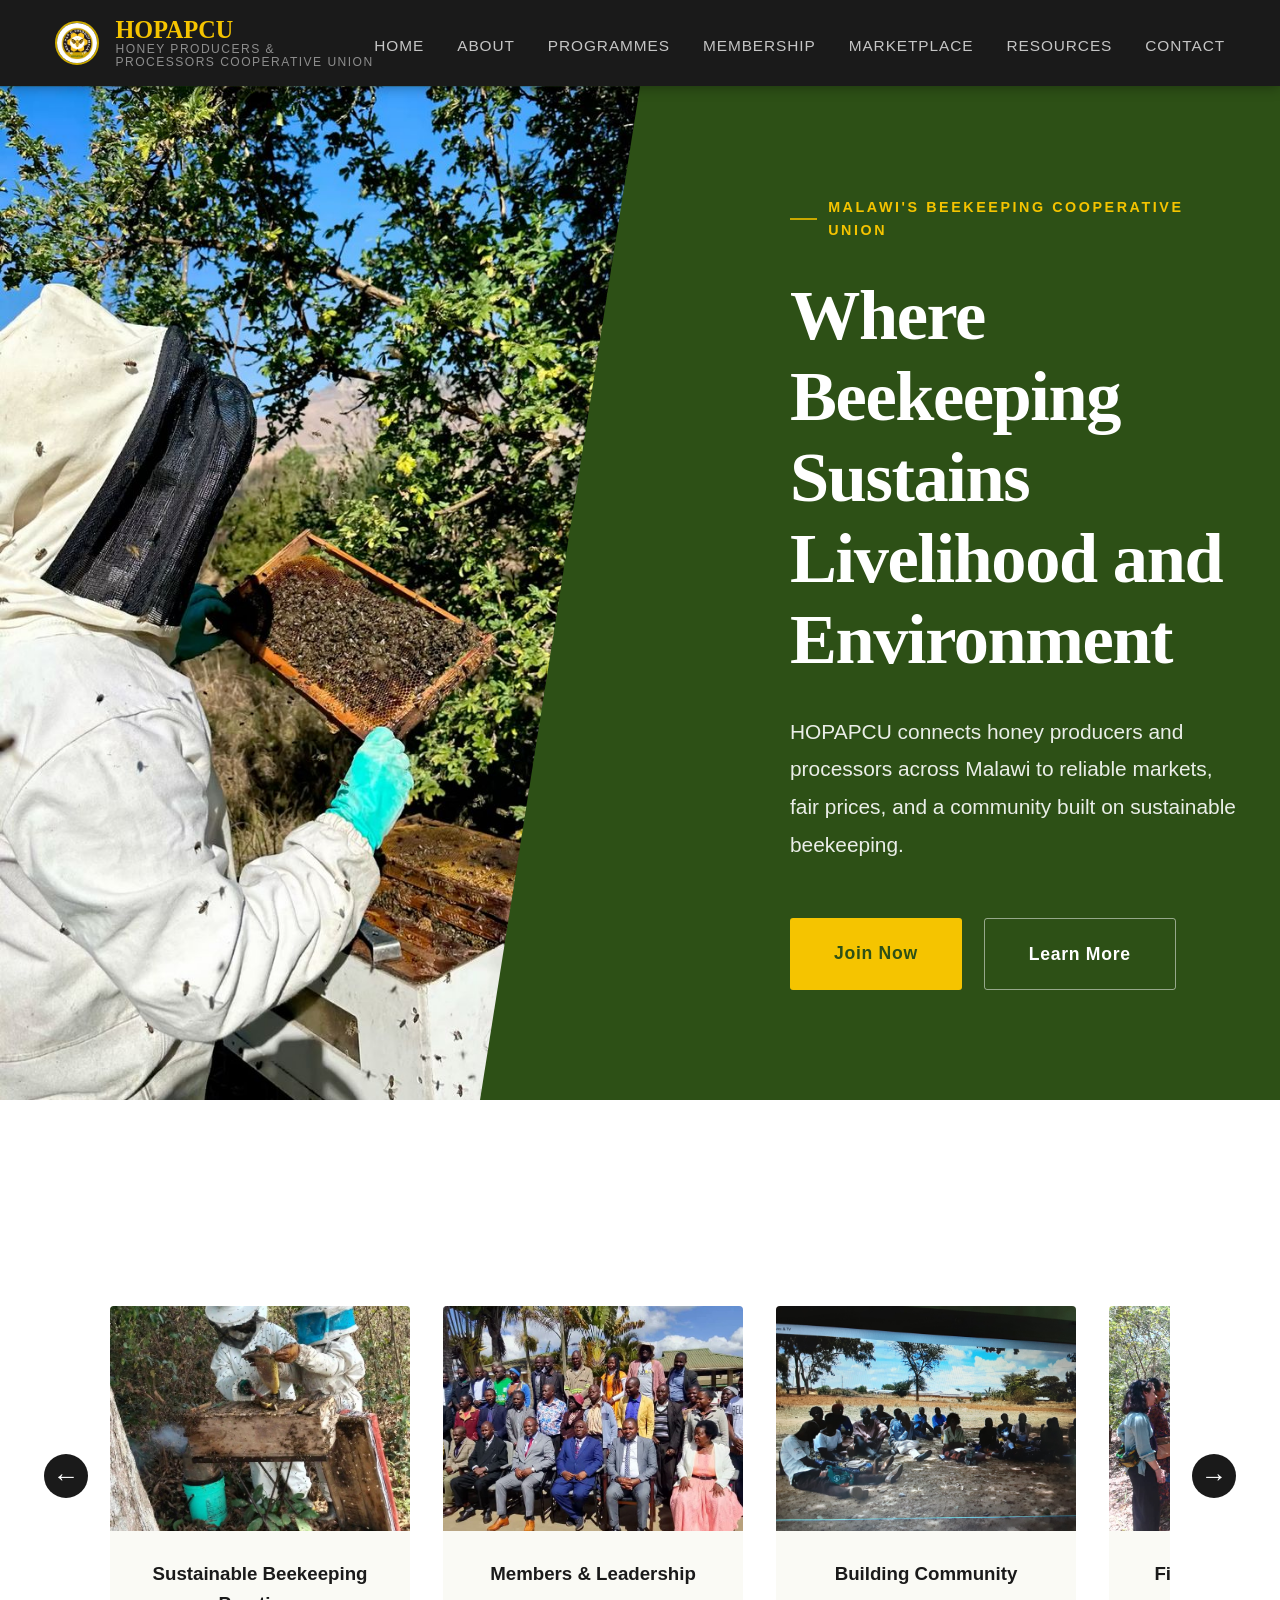
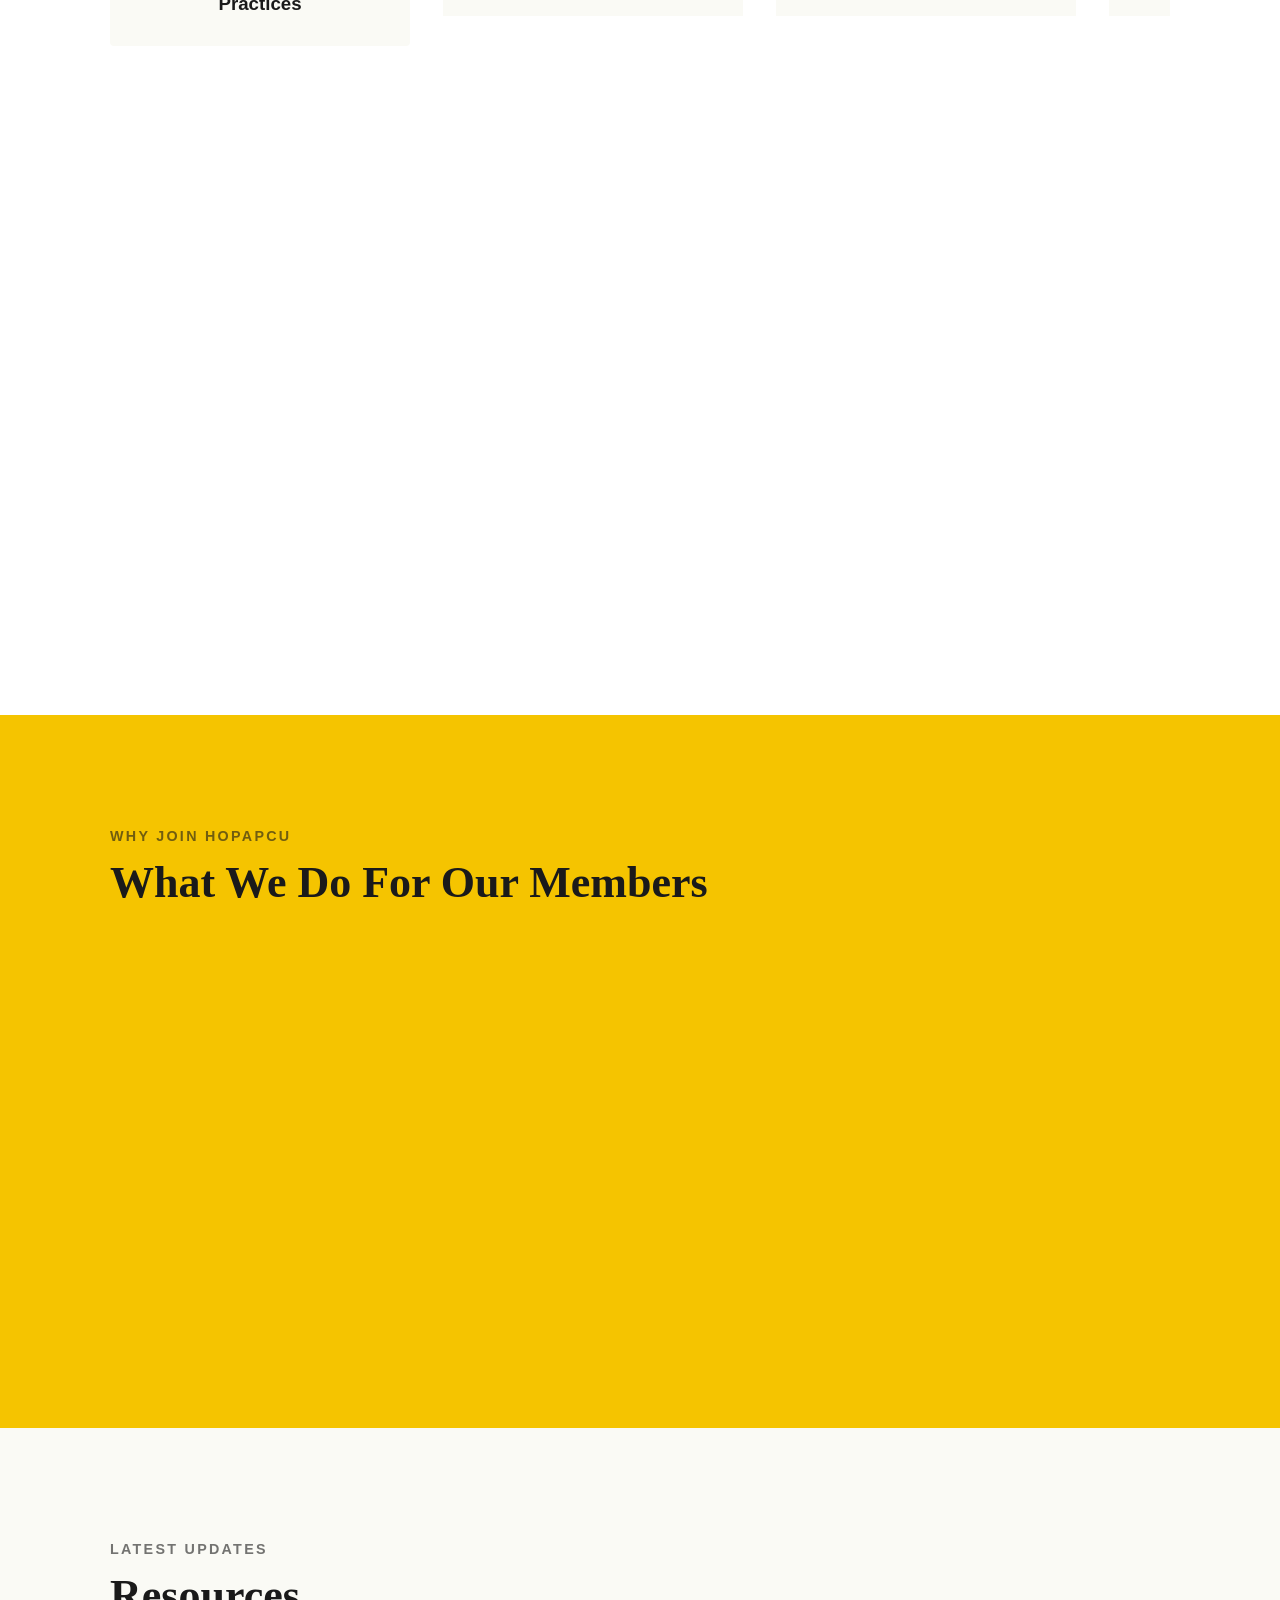
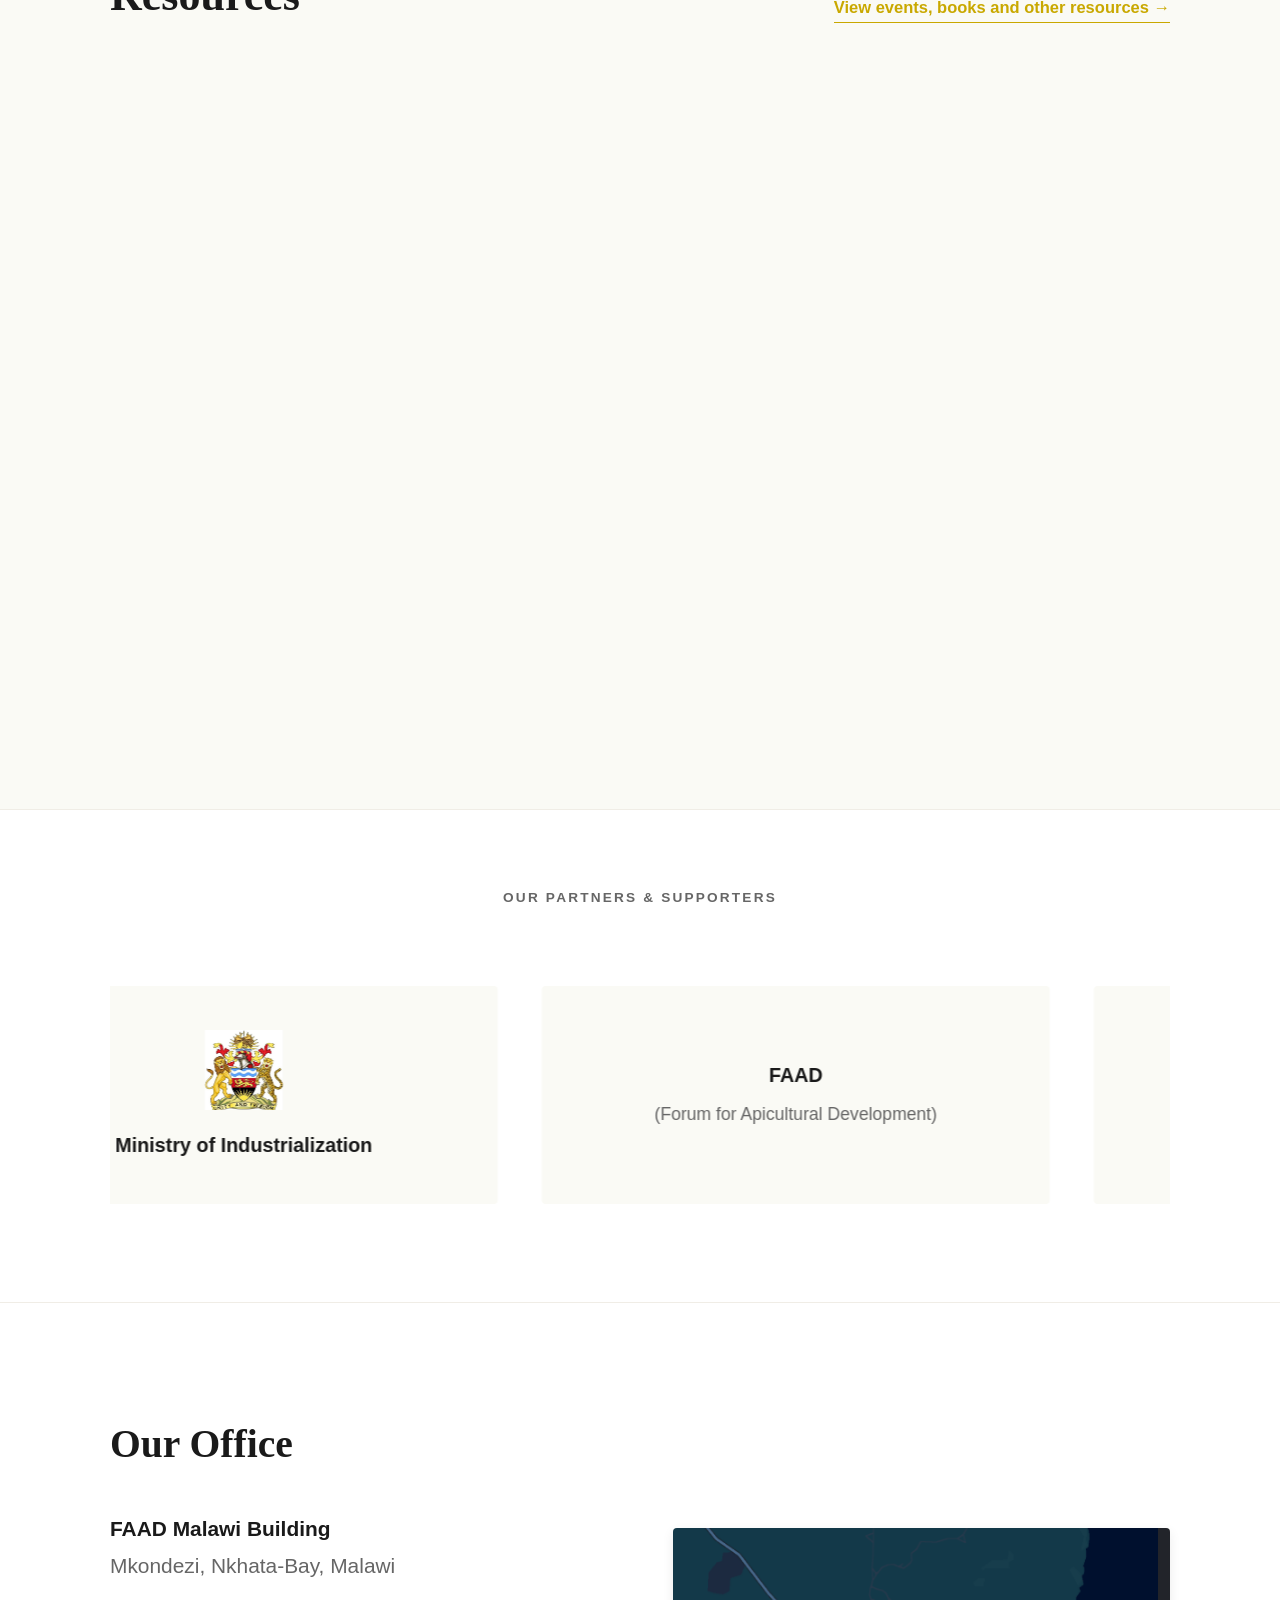
<file: index.html>
<!DOCTYPE html>
<html lang="en">
  <head>
    <meta charset="UTF-8"/>
    <meta name="viewport" content="width=device-width, initial-scale=1.0"/>
    <meta name="description" content="HOPAPCU, the Honey Producers and Processors Cooperative Union of Malawi. Beekeeping training, honey marketplace, resources and membership"/>
    <title>HOPAPCU | Honey Producers Cooperative Union, Malawi</title>
    <link rel="shortcut icon" href="images-and-resources/images/logo_clipped.jpeg" type="image/x-icon"/>
    <meta http-equiv="refresh" content="0; url=./Homepage/homepage.html"/>
  </head>
  <body>
    <p>Redirecting to <a href="./Homepage/homepage.html">the HOPAPCU homepage</a>.</p>
  </body>
</html>
</file>
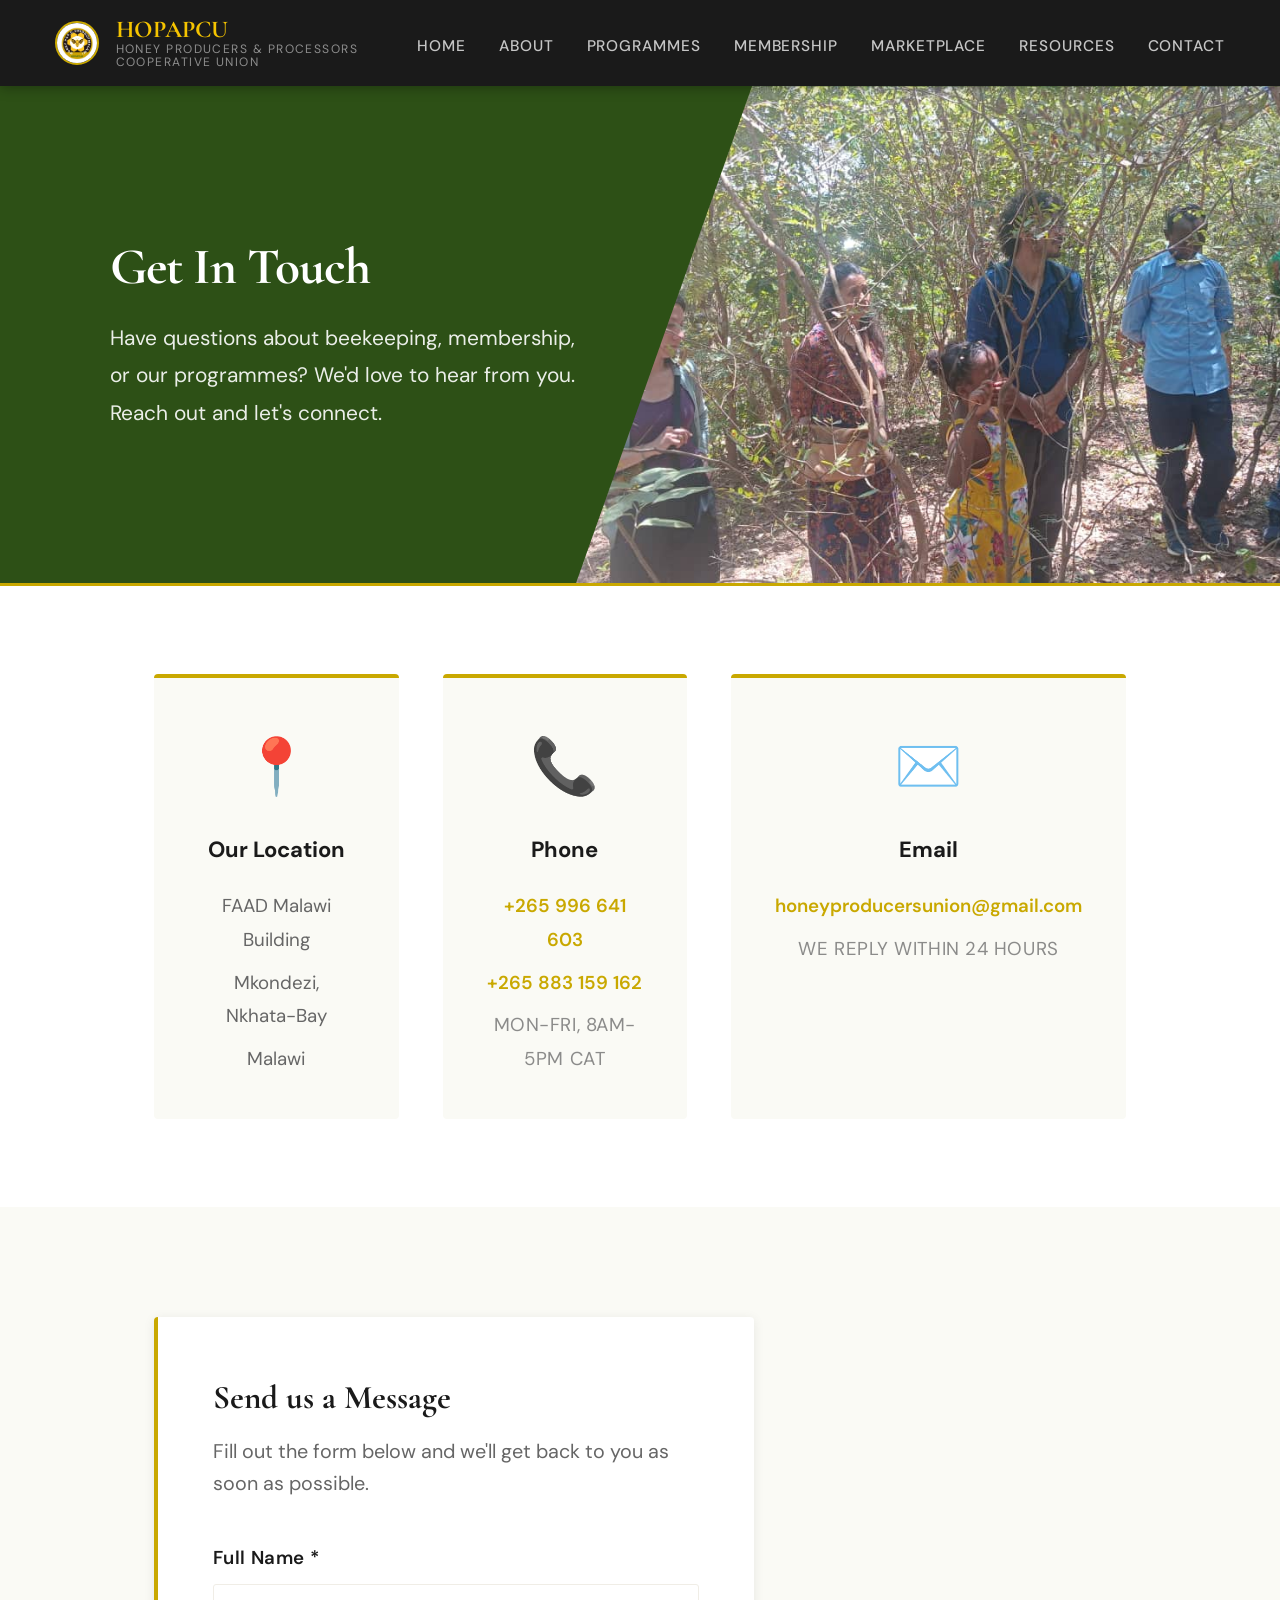
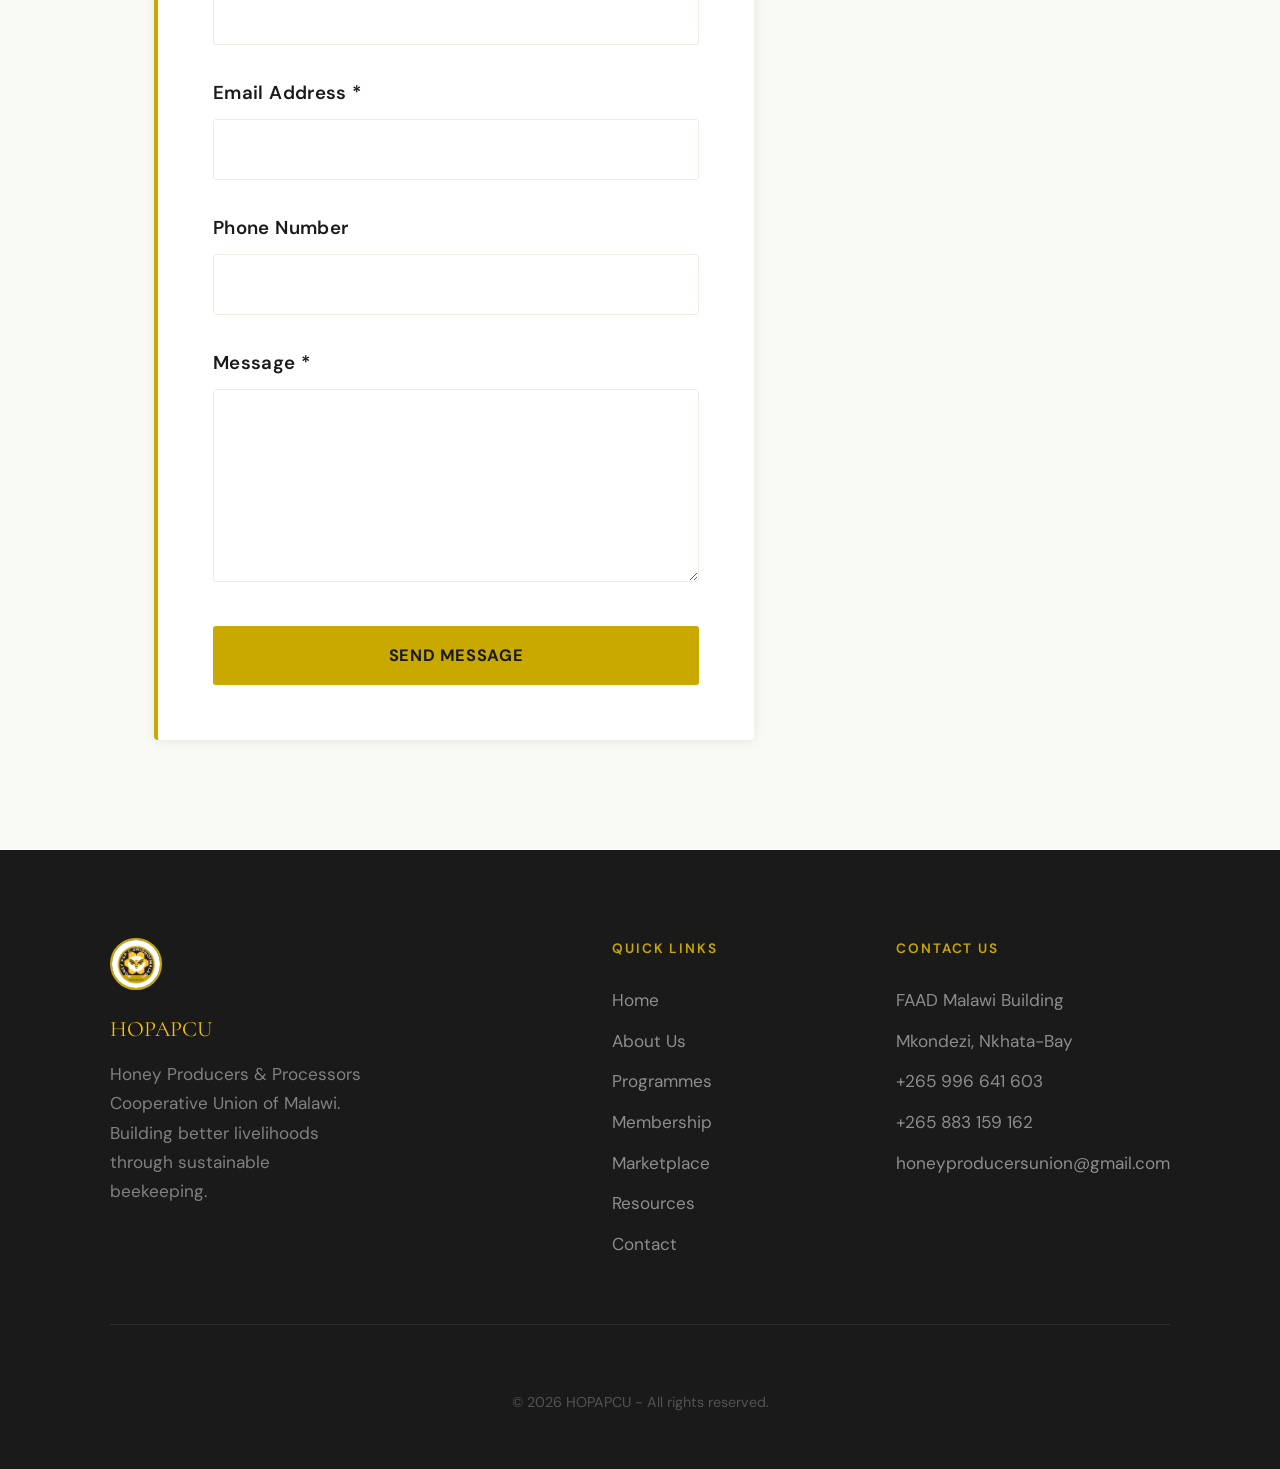
<file: contact/contact.html>
<!DOCTYPE html>
<html lang="en">
<head>
  <meta charset="UTF-8">
  <meta name="viewport" content="width=device-width, initial-scale=1.0">
  <link rel="shortcut icon" href="../images-and-resources/images/logo_clipped.jpeg" type="image/x-icon">
  <meta name="description" content="Contact HOPAPCU at FAAD Malawi Building, Mkondezi, Nkhata-Bay. Call +265 996 641 603 or email honeyproducersunion@gmail.com. Monday to Friday, 8am to 5pm."/>
  <title>Contact HOPAPCU | Honey Cooperative Office, Nkhata-Bay</title>
  <link rel="preconnect" href="https://fonts.googleapis.com"/>
  <link rel="preconnect" href="https://fonts.gstatic.com" crossorigin/>
  <link href="https://fonts.googleapis.com/css2?family=Cormorant+Garamond:ital,wght@0,600;0,700;1,600&family=DM+Sans:wght@400;500;600;700&display=swap" rel="stylesheet"/>
  <link rel="stylesheet" href="./contact.css">
</head>
<body>
  <!-- HEADER/NAV -->
  <nav>
      <a href="../Homepage/homepage.html" class="nav-brand">
        <img src="../images-and-resources/images/logo_clipped.jpeg" alt="HOPAPCU Logo"/>
        <div class="nav-brand-text">
          HOPAPCU
          <span>Honey Producers & Processors Cooperative Union</span>
        </div>
      </a>

      <ul class="nav-links">
        <li><a href="../Homepage/homepage.html">Home</a></li>
        <li><a href="../About-page/about.html">About</a></li>
        <li><a href="../programmes/programmes.html">Programmes</a></li>
        <li><a href="../membership-page/membership.html">Membership</a></li>
        <li><a href="../marketplace/marketplace.html">Marketplace</a></li>
        <li><a href="../resources/resources.html">Resources</a></li>
        <li><a href="../contact/contact.html">Contact</a></li>
      </ul>
  
      <button class="hamburger" aria-label="Open menu">
        <span></span><span></span><span></span>
      </button>
    </nav>


  <!-- PAGE HERO -->
  <section class="page-header">
    <div class="page-header-content">
      <h1>Get In Touch</h1>
      <p>Have questions about beekeeping, membership, or our programmes? We'd love to hear from you. Reach out and let's connect.</p>
    </div>
    <div class="page-header-image">
      <img src="../images-and-resources/images/images/Mzenga EPA images/field-visit-cooperatives-mzenga.jpg" alt="Cooperative members at Mzenga EPA"/>
    </div>
  </section>


  <!-- QUICK CONTACT INFO -->
  <section class="section-quick-contact">
    <div class="section-inner">
      <div class="quick-contact-grid">
        <div class="contact-card fade-in">
          <div class="contact-icon">📍</div>
          <h3>Our Location</h3>
          <p>FAAD Malawi Building</p>
          <p>Mkondezi, Nkhata-Bay</p>
          <p>Malawi</p>
        </div>

        <div class="contact-card fade-in">
          <div class="contact-icon">📞</div>
          <h3>Phone</h3>
          <p><a href="tel:+265996641603">+265 996 641 603</a></p>
          <p><a href="tel:+265883159162">+265 883 159 162</a></p>
          <p class="small-text">Mon-Fri, 8am-5pm CAT</p>
        </div>

        <div class="contact-card fade-in">
          <div class="contact-icon">✉️</div>
          <h3>Email</h3>
          <p><a href="mailto:honeyproducersunion@gmail.com">honeyproducersunion@gmail.com</a></p>
          <p class="small-text">We reply within 24 hours</p>
        </div>
      </div>
    </div>
  </section>


  <!-- CONTACT FORM -->
  <section class="section-contact-form">
    <div class="section-inner">
      <div class="form-container fade-in">
        <div class="form-header">
          <h2>Send us a Message</h2>
          <p>Fill out the form below and we'll get back to you as soon as possible.</p>
        </div>

        <form id="contactForm" class="contact-form" method="POST" action="https://api.web3forms.com/submit">
          <input type="hidden" name="access_key" value="dfe54209-98ae-480c-a603-c33b5e3e80fe">
          
          <div class="form-group">
            <label for="name">Full Name *</label>
            <input type="text" id="name" name="name" required/>
          </div>

          <div class="form-group">
            <label for="email">Email Address *</label>
            <input type="email" id="email" name="email" required/>
          </div>

          <div class="form-group">
            <label for="phone">Phone Number</label>
            <input type="tel" id="phone" name="phone"/>
          </div>
          
          <div class="form-group">
            <label for="message">Message *</label>
            <textarea id="message" name="message" rows="5" required></textarea>
          </div>

          <p id="formStatus" class="form-status" role="status" aria-live="polite"></p>
          <button type="submit" class="btn-submit">Send Message</button>
        </form>
      </div>
    </div>
  </section>


  <!-- FOOTER -->
  <footer id="footer">
    <div class="footer-inner">
      <div class="footer-grid">

        <div class="footer-brand">
          <a href="../Homepage/homepage.html"><img src="../images-and-resources/images/logo_clipped.jpeg" alt="HOPAPCU Logo"/></a>
          <p class="footer-brand-name">HOPAPCU</p>
          <p class="footer-brand-text">
            Honey Producers & Processors Cooperative Union of Malawi.
            Building better livelihoods through sustainable beekeeping.
          </p>
        </div>

        <div class="footer-col">
          <h4>Quick Links</h4>
          <ul>
            <li><a href="../Homepage/homepage.html">Home</a></li>
            <li><a href="../About-page/about.html">About Us</a></li>
            <li><a href="../programmes/programmes.html">Programmes</a></li>
            <li><a href="../membership-page/membership.html">Membership</a></li>
            <li><a href="../marketplace/marketplace.html">Marketplace</a></li>
            <li><a href="../resources/resources.html">Resources</a></li>
            <li><a href="../contact/contact.html">Contact</a></li>
          </ul>
        </div>

        <div class="footer-col">
          <h4>Contact Us</h4>
          <ul>
            <li>FAAD Malawi Building</li>
            <li>Mkondezi, Nkhata-Bay</li>
            <li><a href="tel:+265996641603">+265 996 641 603</a></li>
            <li><a href="tel:+265883159162">+265 883 159 162</a></li>
            <li><a href="mailto:honeyproducersunion@gmail.com">honeyproducersunion@gmail.com</a></li>
          </ul>
        </div>

      </div>

      <div class="footer-bottom">
        &copy; 2026 HOPAPCU - All rights reserved.
      </div>
    </div>
  </footer>

  <script src="./contact.js"></script>
</body>
</html>
</file>
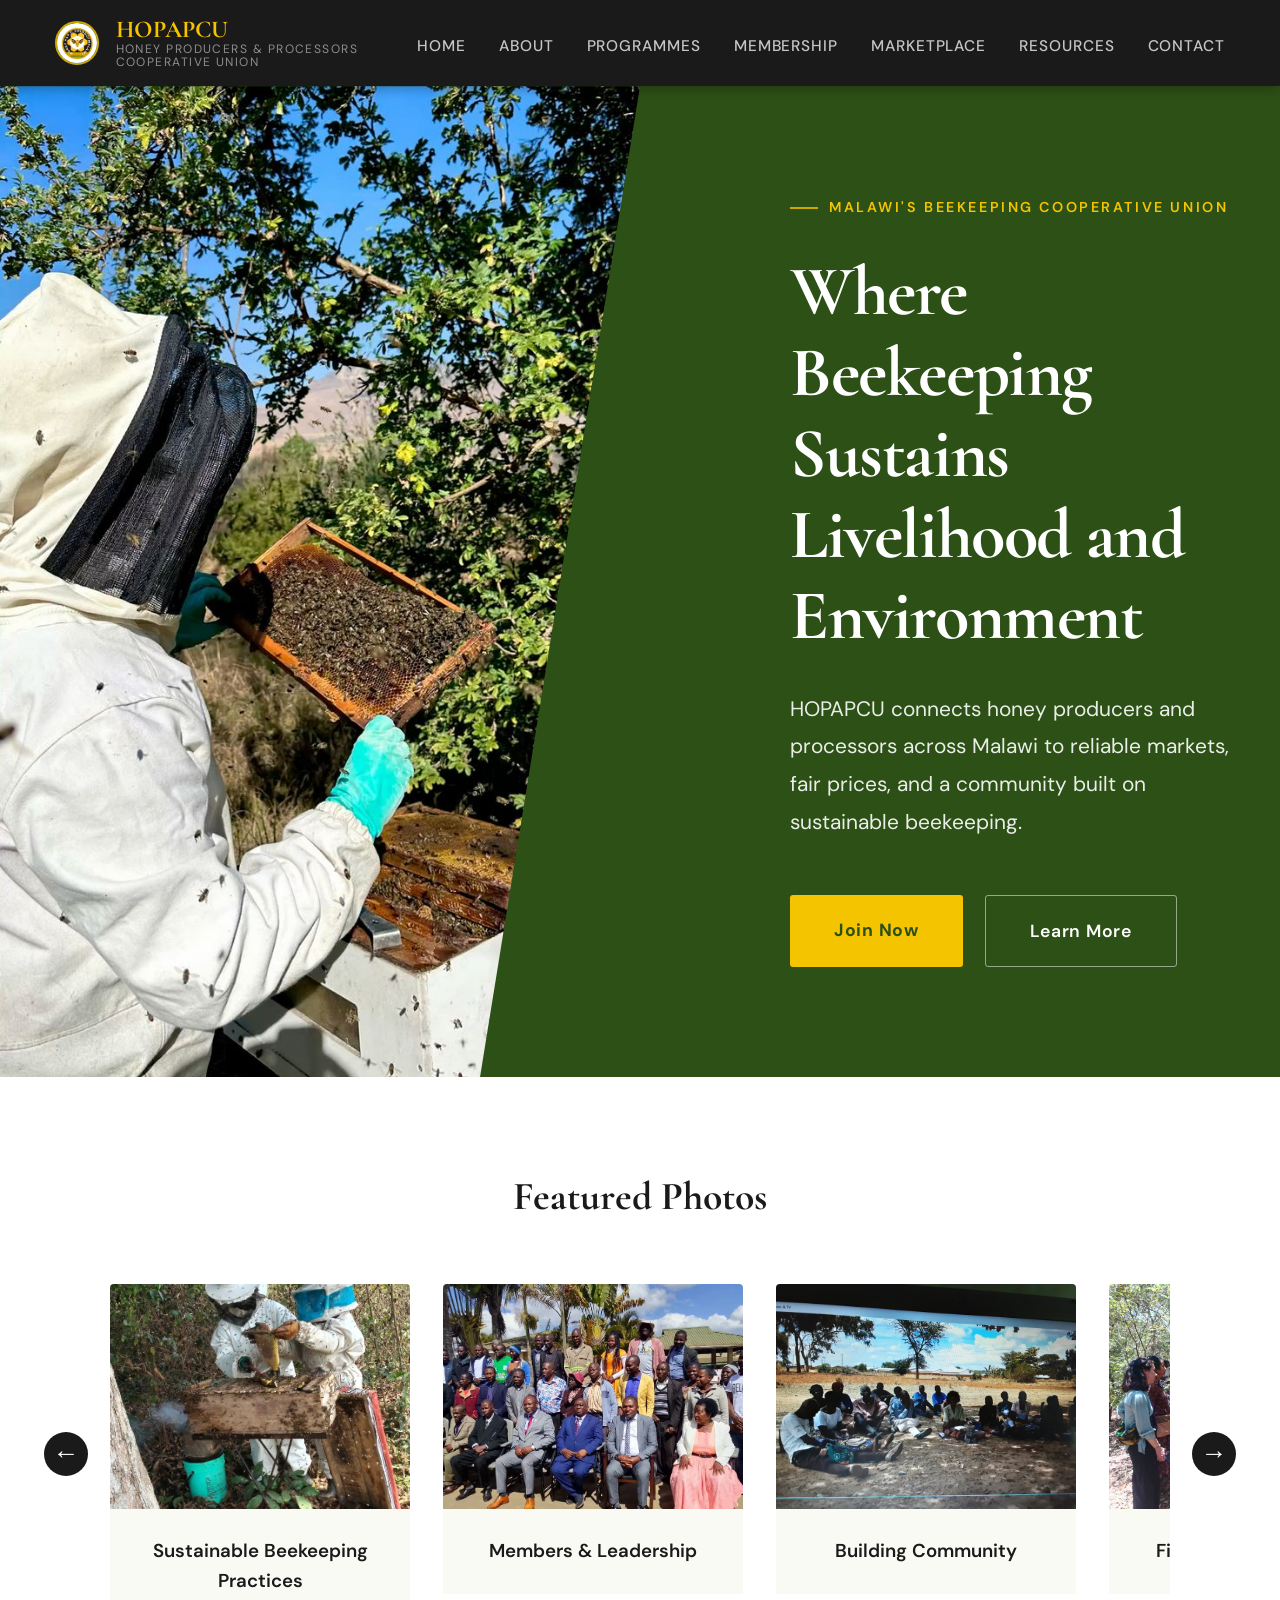
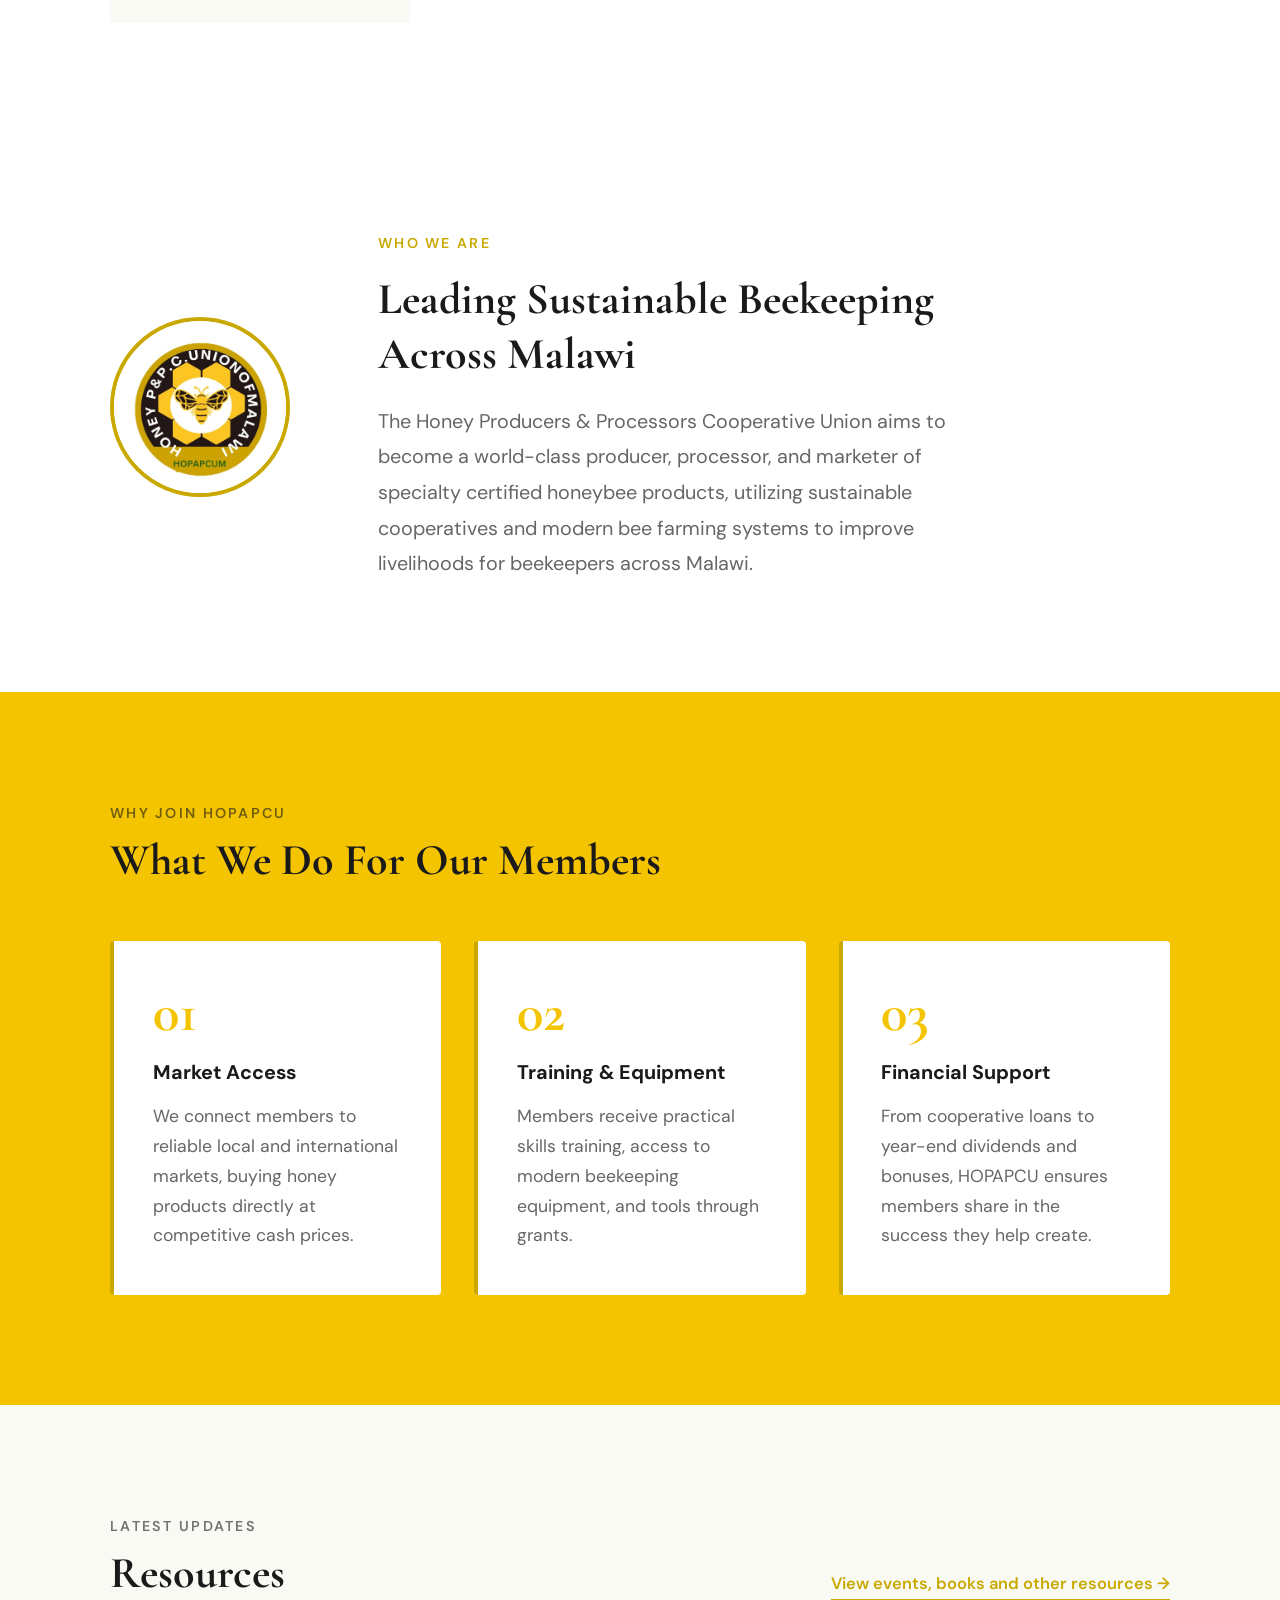
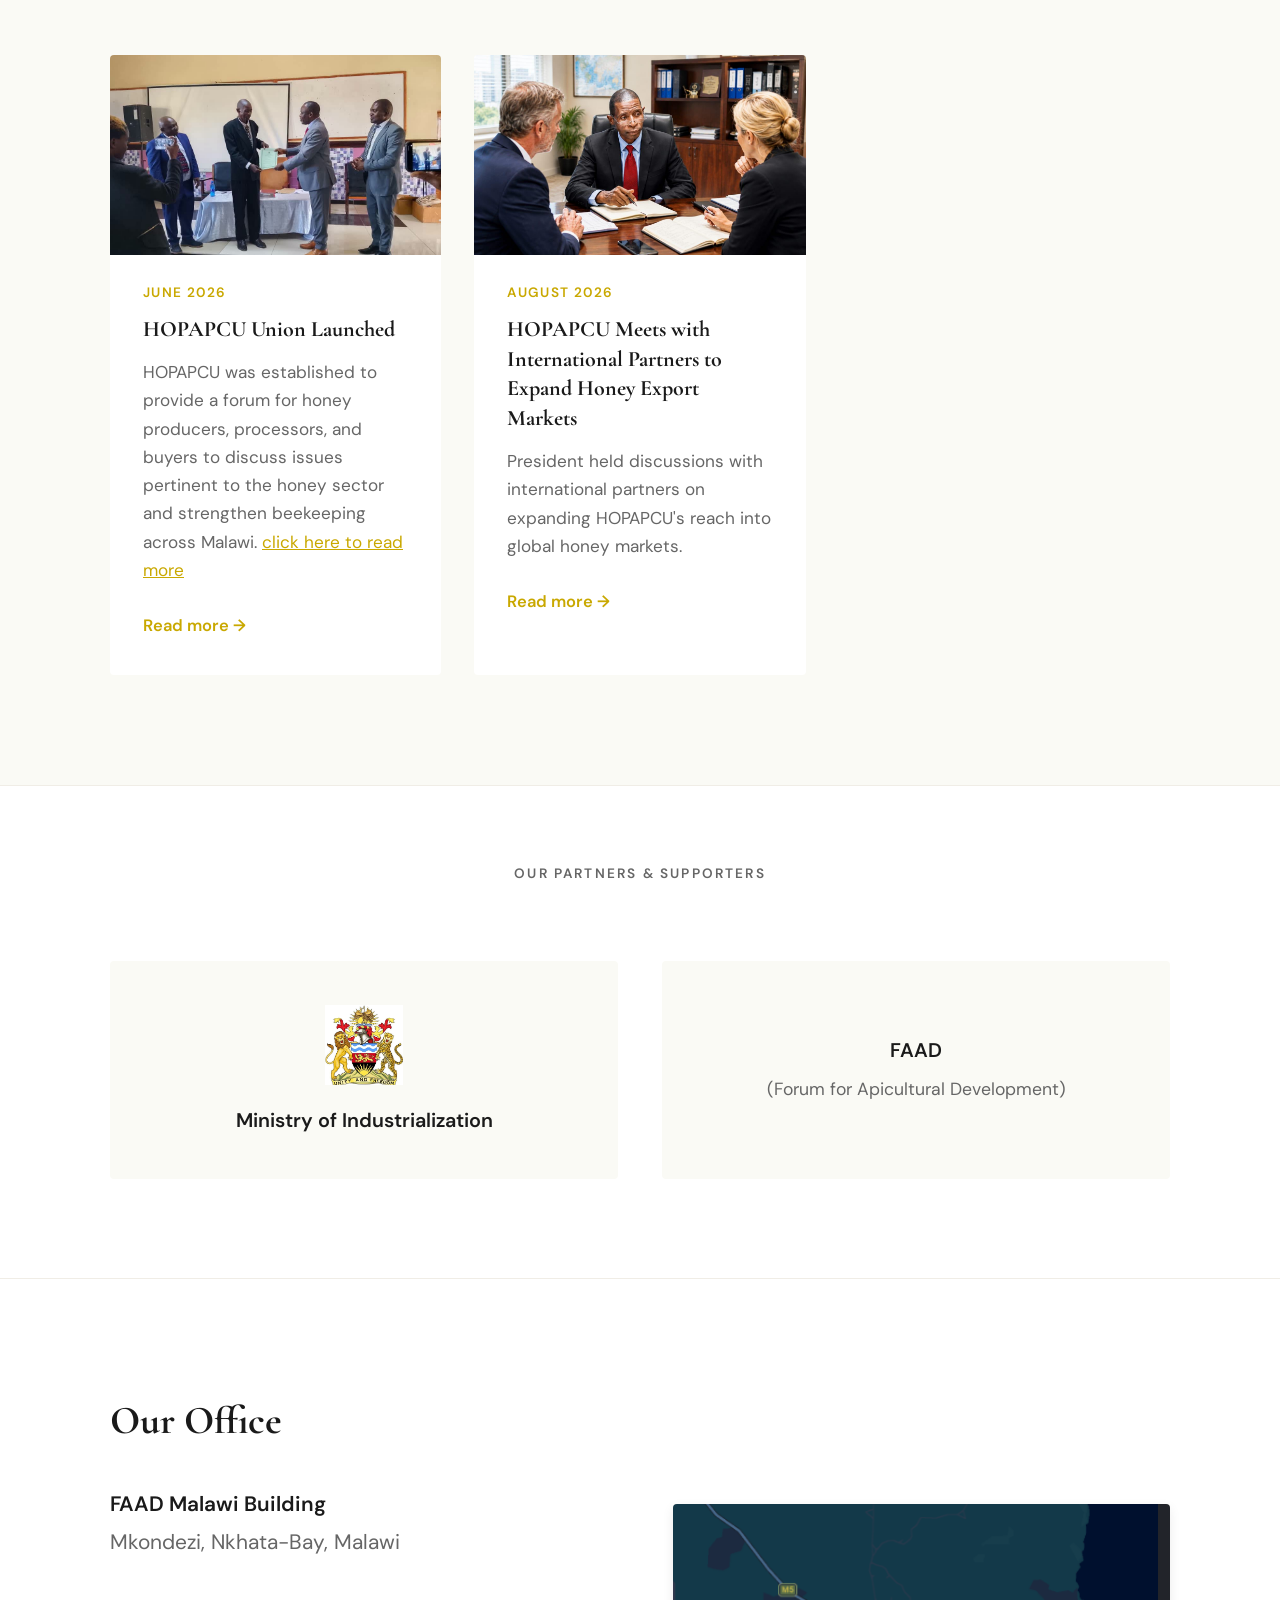
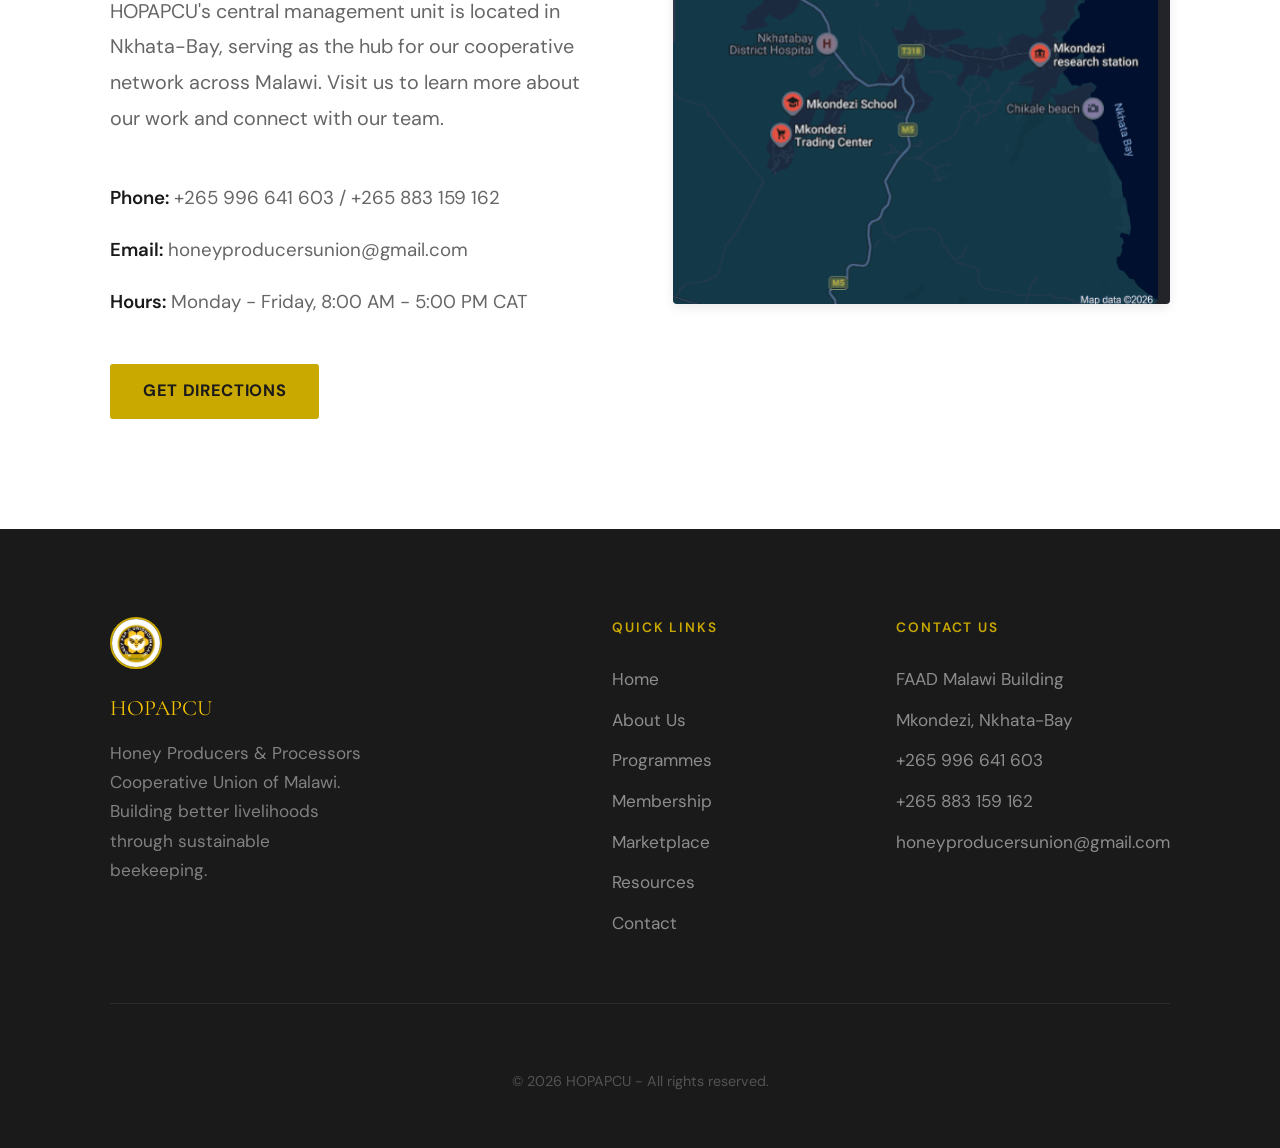
<file: Homepage/homepage.html>
<!DOCTYPE html>
<html lang="en">
<head>
  <meta charset="UTF-8"/>
  <meta name="viewport" content="width=device-width, initial-scale=1.0"/>
  <meta name="description" content="HOPAPCU is Malawi's honey producers and processors cooperative union in Nkhata-Bay. We link beekeepers to honey markets, training, equipment and fair prices"/>
  <title>HOPAPCU - Honey Producers & Processors Cooperative Union of Malawi</title>

  <link rel="shortcut icon" href="../images-and-resources/images/logo_clipped.jpeg" type="image/x-icon">
  <link rel="stylesheet" href="./homepage.css">
  <link rel="shortcut icon" href="../images-and-resources/images/logo_clipped.jpeg" type="image/x-icon">




  <link rel="preconnect" href="https://fonts.googleapis.com"/>
  <link rel="preconnect" href="https://fonts.gstatic.com" crossorigin/>
  <link href="https://fonts.googleapis.com/css2?family=Cormorant+Garamond:ital,wght@0,600;0,700;1,600&family=DM+Sans:wght@400;500;600;700&display=swap" rel="stylesheet"/>

</head>
<body>

  <!-- NAVBAR -->
  <nav>
    <a href="homepage.html" class="nav-brand">
      <img src="../images-and-resources/images/logo_clipped.jpeg" alt="HOPAPCU Logo"/>
      <div class="nav-brand-text">
        HOPAPCU
        <span>Honey Producers & Processors Cooperative Union</span>
      </div>
    </a>

    <ul class="nav-links">
      <li><a href="homepage.html">Home</a></li>
      <li><a href="../About-page/about.html">About</a></li>
      <li><a href="../programmes/programmes.html">Programmes</a></li>
      <li><a href="../membership-page/membership.html">Membership</a></li>
      <li><a href="../marketplace/marketplace.html">Marketplace</a></li>
      <li><a href="../resources/resources.html">Resources</a></li>
      <li><a href="../contact/contact.html">Contact</a></li>
    </ul>

    <button class="hamburger" aria-label="Open menu">
      <span></span><span></span><span></span>
    </button>
  </nav>


  <!-- HERO: Solid charcoal background, text only -->
  <section class="hero">
    <div class="hero-image">
      <img src="../images-and-resources/images/beefarmer-with-langstroth.jpg" alt="Beekeepers working in the apiary"/>
    </div>
    <div class="hero-content">
      <p class="hero-eyebrow">Malawi's Beekeeping Cooperative Union</p>
      <h1 class="hero-title">Where Beekeeping Sustains Livelihood and Environment</h1>
      <p class="hero-sub">
        HOPAPCU connects honey producers and processors across Malawi
        to reliable markets, fair prices, and a community built on
        sustainable beekeeping.
      </p>
      <div class="hero-ctas">
        <a href="../membership-page/membership.html" class="btn-primary">Join Now</a>
        <a href="../About-page/about.html" class="btn-outline">Learn More</a>
      </div>
    </div>
  </section>


  <!-- GALLERY CAROUSEL: Horizontal scroll with arrow controls -->
  <section class="gallery">
    <div class="gallery-inner">
      <h2 class="gallery-title fade-in">Featured Photos</h2>
      <div class="gallery-carousel">
        <button class="gallery-arrow gallery-arrow-left" aria-label="Scroll left">←</button>
        <div class="gallery-scroll" id="galleryScroll">
          <div class="gallery-card">
            <div class="gallery-image-wrapper">
              <img src="../images-and-resources/images/topbar-hive-inspection.jpg" alt="Sustainable Beekeeping"/>
            </div>
            <p class="gallery-card-caption">Sustainable Beekeeping Practices</p>
          </div>
          <div class="gallery-card">
            <div class="gallery-image-wrapper">
              <img src="../images-and-resources/images/group-photo2.jpeg" alt="Members and Leadership"/>
            </div>
            <p class="gallery-card-caption">Members & Leadership</p>
          </div>
          <div class="gallery-card">
            <div class="gallery-image-wrapper">
              <img src="../images-and-resources/images/community-engagement.jpg" alt="Community"/>
            </div>
            <p class="gallery-card-caption">Building Community</p>
          </div>
          <div class="gallery-card">
            <div class="gallery-image-wrapper">
              <img src="../images-and-resources/images/images/Mzenga EPA images/field-visit-group-mzenga.jpg" alt="Field Visit, Mzenga EPA"/>
            </div>
            <p class="gallery-card-caption">Field Visit, Mzenga EPA</p>
          </div>
        </div>
        <button class="gallery-arrow gallery-arrow-right" aria-label="Scroll right">→</button>
      </div>
    </div>
  </section>


  <!-- MISSION STRIP -->
  <section class="mission">
    <div class="mission-inner fade-in">
      <img
        src="../images-and-resources/images/logo_clipped.jpeg"
        alt="HOPAPCU Logo"
        class="mission-logo"
      />
      <div>
        <p class="mission-label">Who We Are</p>
        <h2 class="mission-heading">
          Leading Sustainable Beekeeping<br/>Across Malawi
        </h2>
        <p class="mission-text">
          The Honey Producers & Processors Cooperative Union aims to become
          a world-class producer, processor, and marketer of specialty certified
          honeybee products, utilizing sustainable cooperatives and modern
          bee farming systems to improve livelihoods for beekeepers across Malawi.
        </p>
      </div>
    </div>
  </section>


  <!-- BENEFITS CARDS -->
  <section class="benefits">
    <div class="benefits-inner">
      <p class="section-label">Why Join HOPAPCU</p>
      <h2 class="section-title">What We Do For Our Members</h2>

      <div class="cards-grid">

        <div class="card fade-in">
          <div class="card-number">01</div>
          <h3 class="card-title">Market Access</h3>
          <p class="card-text">
            We connect members to reliable local and international markets,
            buying honey products directly at competitive cash prices.
          </p>
        </div>

        <div class="card fade-in">
          <div class="card-number">02</div>
          <h3 class="card-title">Training & Equipment</h3>
          <p class="card-text">
            Members receive practical skills training, access to modern
            beekeeping equipment, and tools through grants.
          </p>
        </div>

        <div class="card fade-in">
          <div class="card-number">03</div>
          <h3 class="card-title">Financial Support</h3>
          <p class="card-text">
            From cooperative loans to year-end dividends and bonuses,
            HOPAPCU ensures members share in the success they help create.
          </p>
        </div>

      </div>
    </div>
  </section>


  <!-- STATS BAR
  <section class="stats">
    <div class="stats-inner">

      <div class="stat fade-in">
        <div class="stat-number">150+</div>
        <div class="stat-label">Active Members</div>
      </div>

      <div class="stat fade-in">
        <div class="stat-number">8</div>
        <div class="stat-label">Districts Covered</div>
      </div>

      <div class="stat fade-in">
        <div class="stat-number">15+</div>
        <div class="stat-label">Partner Organisations</div>
      </div>

    </div>
  </section> -->


  <!-- NEWS & ACTIVITIES -->
  <section class="news">
    <div class="news-inner">

      <div class="news-header">
        <div>
          <p class="section-label">Latest Updates</p>
          <h2 class="section-title">Resources</h2>
        </div>
        <a href="../resources/resources.html" class="link-arrow">View events, books and other resources →</a>
      </div>

      <div class="news-grid">

        <article class="news-card fade-in">
          <div class="news-img">
            <img src="../images-and-resources/images/hopapcu-launch.jpeg" alt="HOPAPCU Union launch event"/>
          </div>
          <div class="news-body">
            <p class="news-date">June 2026</p>
            <h3 class="news-title">HOPAPCU Union Launched</h3>
            <p class="news-excerpt">
              HOPAPCU was established to provide a forum for honey producers, processors, and buyers to discuss issues pertinent to the honey sector and strengthen beekeeping across Malawi. <a href="https://web.facebook.com/story.php?story_fbid=1084601854260831&id=100081330802581&post_id=100081330802581_1084601854260831&rdid=ucCIo8eaGlW6iBSq#" target="_blank" rel="noopener noreferrer">click here to read more</a>
            </p>
            <a href="../resources/resources.html" class="news-link">Read more →</a>
          </div>
        </article>

        <article class="news-card fade-in">
          <div class="news-img">
            <img src="../images-and-resources/images/meeting-Harawa-ambassadors.jpg" alt="International Partners Meeting"/>
          </div>
          <div class="news-body">
            <p class="news-date">August 2026</p>
            <h3 class="news-title">HOPAPCU Meets with International Partners to Expand Honey Export Markets</h3>
            <p class="news-excerpt">
              President held discussions with international partners
              on expanding HOPAPCU's reach into global honey markets.
            </p>
            <a href="../resources/resources.html" class="news-link">Read more →</a>
          </div>
        </article>

        


      </div>
    </div>
  </section>


  <!-- PARTNERS CAROUSEL -->
  <section class="partners">
    <div class="partners-inner">
      <p class="partners-label">Our Partners & Supporters</p>
      <div class="partners-carousel" id="partnersCarousel">
        <div class="partners-scroll" id="partnersScroll">
          <div class="partner-card">
            <img src="../images-and-resources/images/logo-malawi-coat-of-arms.jpg" alt="Ministry of Industrialization" class="partner-logo"/>
            <p class="partner-name">Ministry of Industrialization</p>
          </div>
          <div class="partner-card">
            <p class="partner-name-text">FAAD</p>
            <p class="partner-note">(Forum for Apicultural Development)</p>
          </div>
          <div class="partner-card">
            <img src="../images-and-resources/images/logo-mafeco.jpg" alt="MAFECO" class="partner-logo"/>
            <p class="partner-name">Malawi Federation of Cooperatives</p>
          </div>
          <div class="partner-card">
            <img src="../images-and-resources/images/logo-mbpa-logo.jpg" alt="MBPA" class="partner-logo"/>
            <p class="partner-name">Bee Products Association</p>
          </div>
          <div class="partner-card">
            <img src="../images-and-resources/images/logo-bfd.jpg" alt="BfD" class="partner-logo"/>
            <p class="partner-name">Bees for Development</p>
          </div>
          <div class="partner-card">
            <img src="../images-and-resources/images/logo-malawi-coat-of-arms.jpg" alt="Ministry of Agriculture" class="partner-logo"/>
            <p class="partner-name">Ministry of Agriculture</p>
          </div>
          <div class="partner-card">
            <img src="../images-and-resources/images/logo-malawi-coat-of-arms.jpg" alt="Department of Forestry" class="partner-logo"/>
            <p class="partner-name">Department of Forestry</p>
          </div>
          <div class="partner-card">
            <img src="../images-and-resources/images/logo-mitc.jpg" alt="MITC" class="partner-logo"/>
            <p class="partner-name">Investment Trade Centre</p>
          </div>
          <div class="partner-card">
            <img src="../images-and-resources/images/logo-musme.jpg" alt="MUSME" class="partner-logo"/>
            <p class="partner-name">Union of Small Enterprises</p>
          </div>
          <div class="partner-card">
            <img src="../images-and-resources/images/logo-trade.jpg" alt="Trade Programme" class="partner-logo"/>
            <p class="partner-name">Trade Programme Project</p>
          </div>
          <div class="partner-card">
            <img src="../images-and-resources/images/logo-fyf.jpg" alt="FYF" class="partner-logo"/>
            <p class="partner-name">Find Your Feet</p>
          </div>
          <!-- Duplicates for seamless loop -->
          <div class="partner-card">
            <img src="../images-and-resources/images/logo-malawi-coat-of-arms.jpg" alt="Ministry of Industrialization" class="partner-logo"/>
            <p class="partner-name">Ministry of Industrialization</p>
          </div>
          <div class="partner-card">
            <p class="partner-name-text">FAAD</p>
            <p class="partner-note">(Forum for Apicultural Development)</p>
          </div>
        </div>
      </div>
    </div>
  </section>


  <!-- OFFICE SECTION -->
  <section class="office-section">
    <div class="office-inner">
      <div class="office-content">
        <h2 class="office-title">Our Office</h2>
        <p class="office-location">
          <strong>FAAD Malawi Building</strong><br/>
          Mkondezi, Nkhata-Bay, Malawi
        </p>
        <p class="office-description">
          HOPAPCU's central management unit is located in Nkhata-Bay, serving as the hub for our cooperative network across Malawi. Visit us to learn more about our work and connect with our team.
        </p>
        <div class="office-contact">
          <p><strong>Phone:</strong> <a href="tel:+265996641603">+265 996 641 603</a> / <a href="tel:+265883159162">+265 883 159 162</a></p>
          <p><strong>Email:</strong> <a href="mailto:honeyproducersunion@gmail.com">honeyproducersunion@gmail.com</a></p>
          <p><strong>Hours:</strong> Monday - Friday, 8:00 AM - 5:00 PM CAT</p>
        </div>
        <a href="../contact/contact.html" class="btn-contact">Get Directions</a>
      </div>
      <!-- Office image -->
      <div class="office-image">
        <img src="../images-and-resources/images/Mkondezi-map.png" alt="HOPAPCU Office"/>
      </div>
    </div>
  </section>


  <!-- FOOTER -->
  <footer id="footer">
    <div class="footer-inner">
      <div class="footer-grid">

        <div class="footer-brand">
          <a href="homepage.html"><img src="../images-and-resources/images/logo_clipped.jpeg" alt="HOPAPCU Logo"/></a>
          <p class="footer-brand-name">HOPAPCU</p>
          <p class="footer-brand-text">
            Honey Producers & Processors Cooperative Union of Malawi.
            Building better livelihoods through sustainable beekeeping.
          </p>
        </div>

        <div class="footer-col">
          <h4>Quick Links</h4>
          <ul>
            <li><a href="homepage.html">Home</a></li>
            <li><a href="../About-page/about.html">About Us</a></li>
            <li><a href="../programmes/programmes.html">Programmes</a></li>
            <li><a href="../membership-page/membership.html">Membership</a></li>
            <li><a href="../marketplace/marketplace.html">Marketplace</a></li>
            <li><a href="../resources/resources.html">Resources</a></li>
            <li><a href="../contact/contact.html">Contact</a></li>
          </ul>
        </div>

        <div class="footer-col">
          <h4>Contact Us</h4>
          <ul>
            <li>FAAD Malawi Building</li>
            <li>Mkondezi, Nkhata-Bay</li>
            <li><a href="tel:+265996641603">+265 996 641 603</a></li>
            <li><a href="tel:+265883159162">+265 883 159 162</a></li>
            <li><a href="mailto:honeyproducersunion@gmail.com">honeyproducersunion@gmail.com</a></li>
          </ul>
        </div>

      </div>

      <div class="footer-bottom">
        &copy; 2026 HOPAPCU - All rights reserved.
      </div>
    </div>
  </footer>


  <script src="./homepage.js"></script>
</body>
</html>
</file>
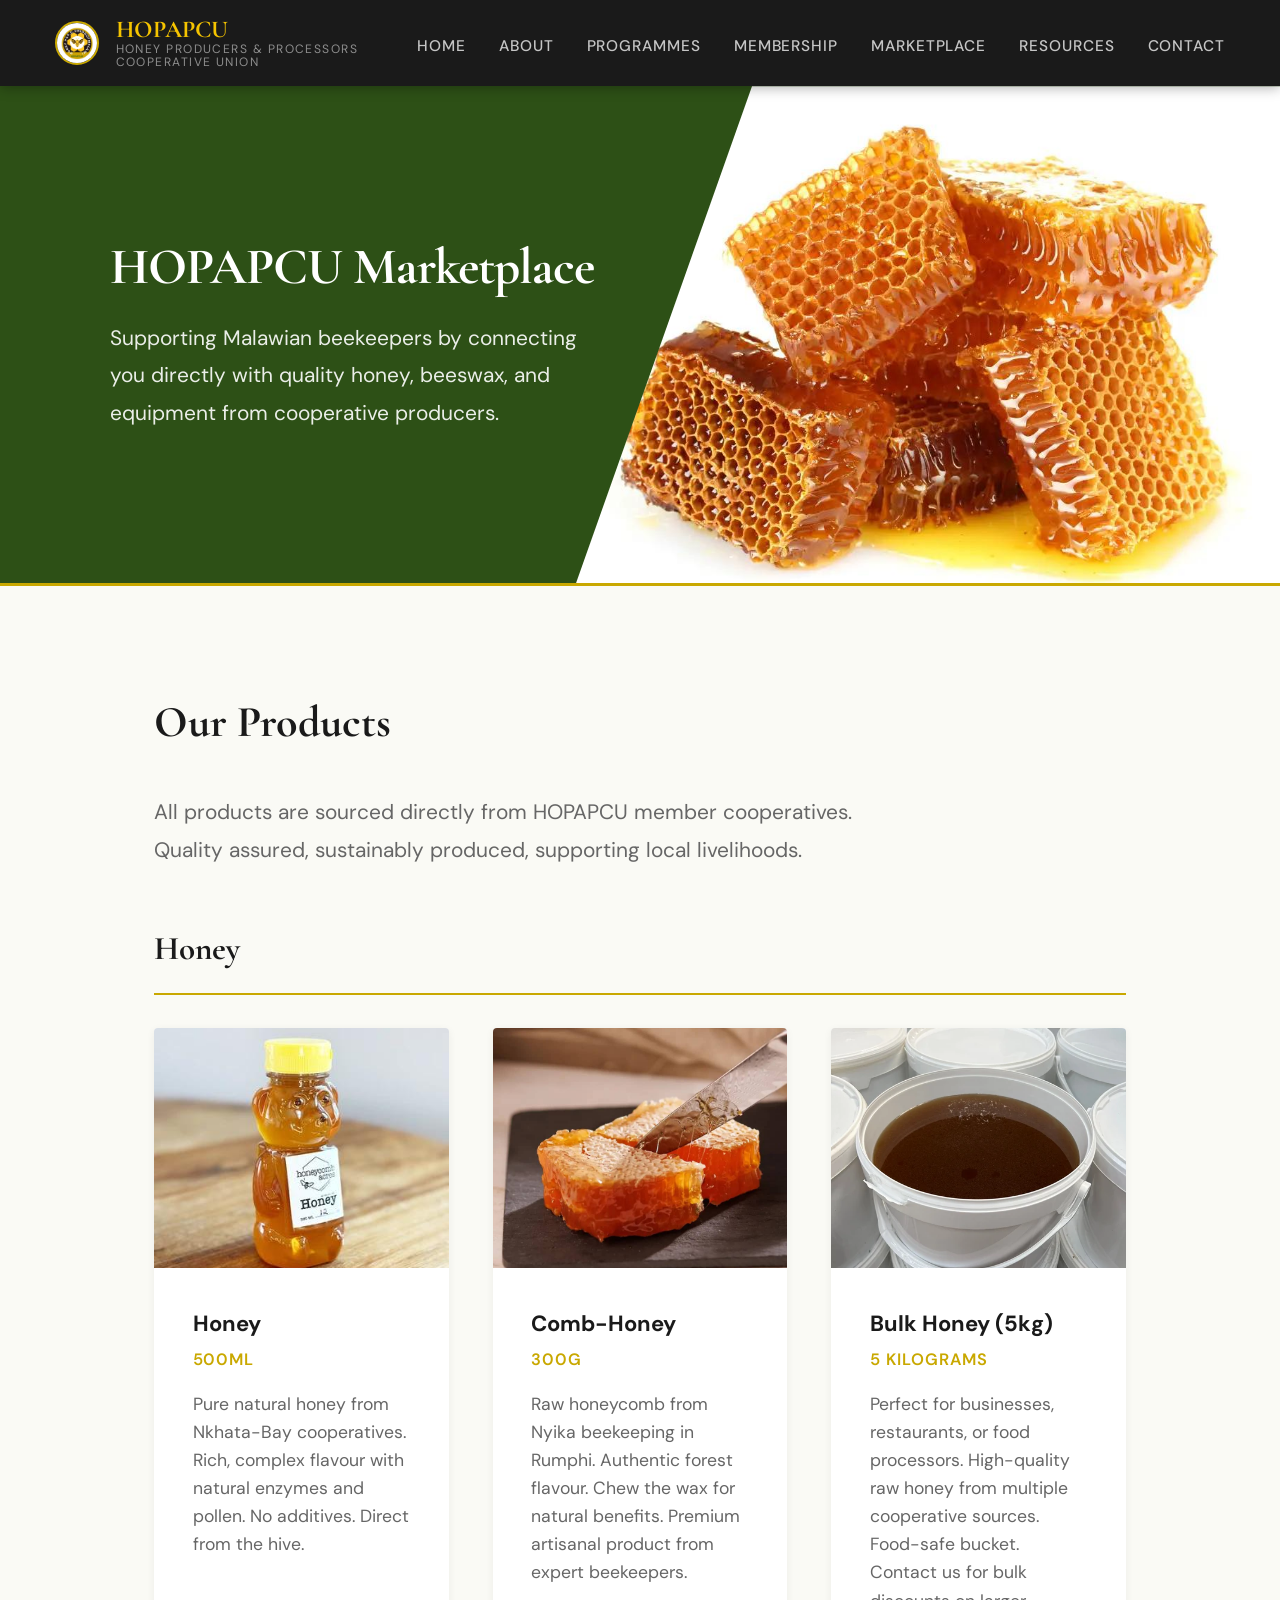
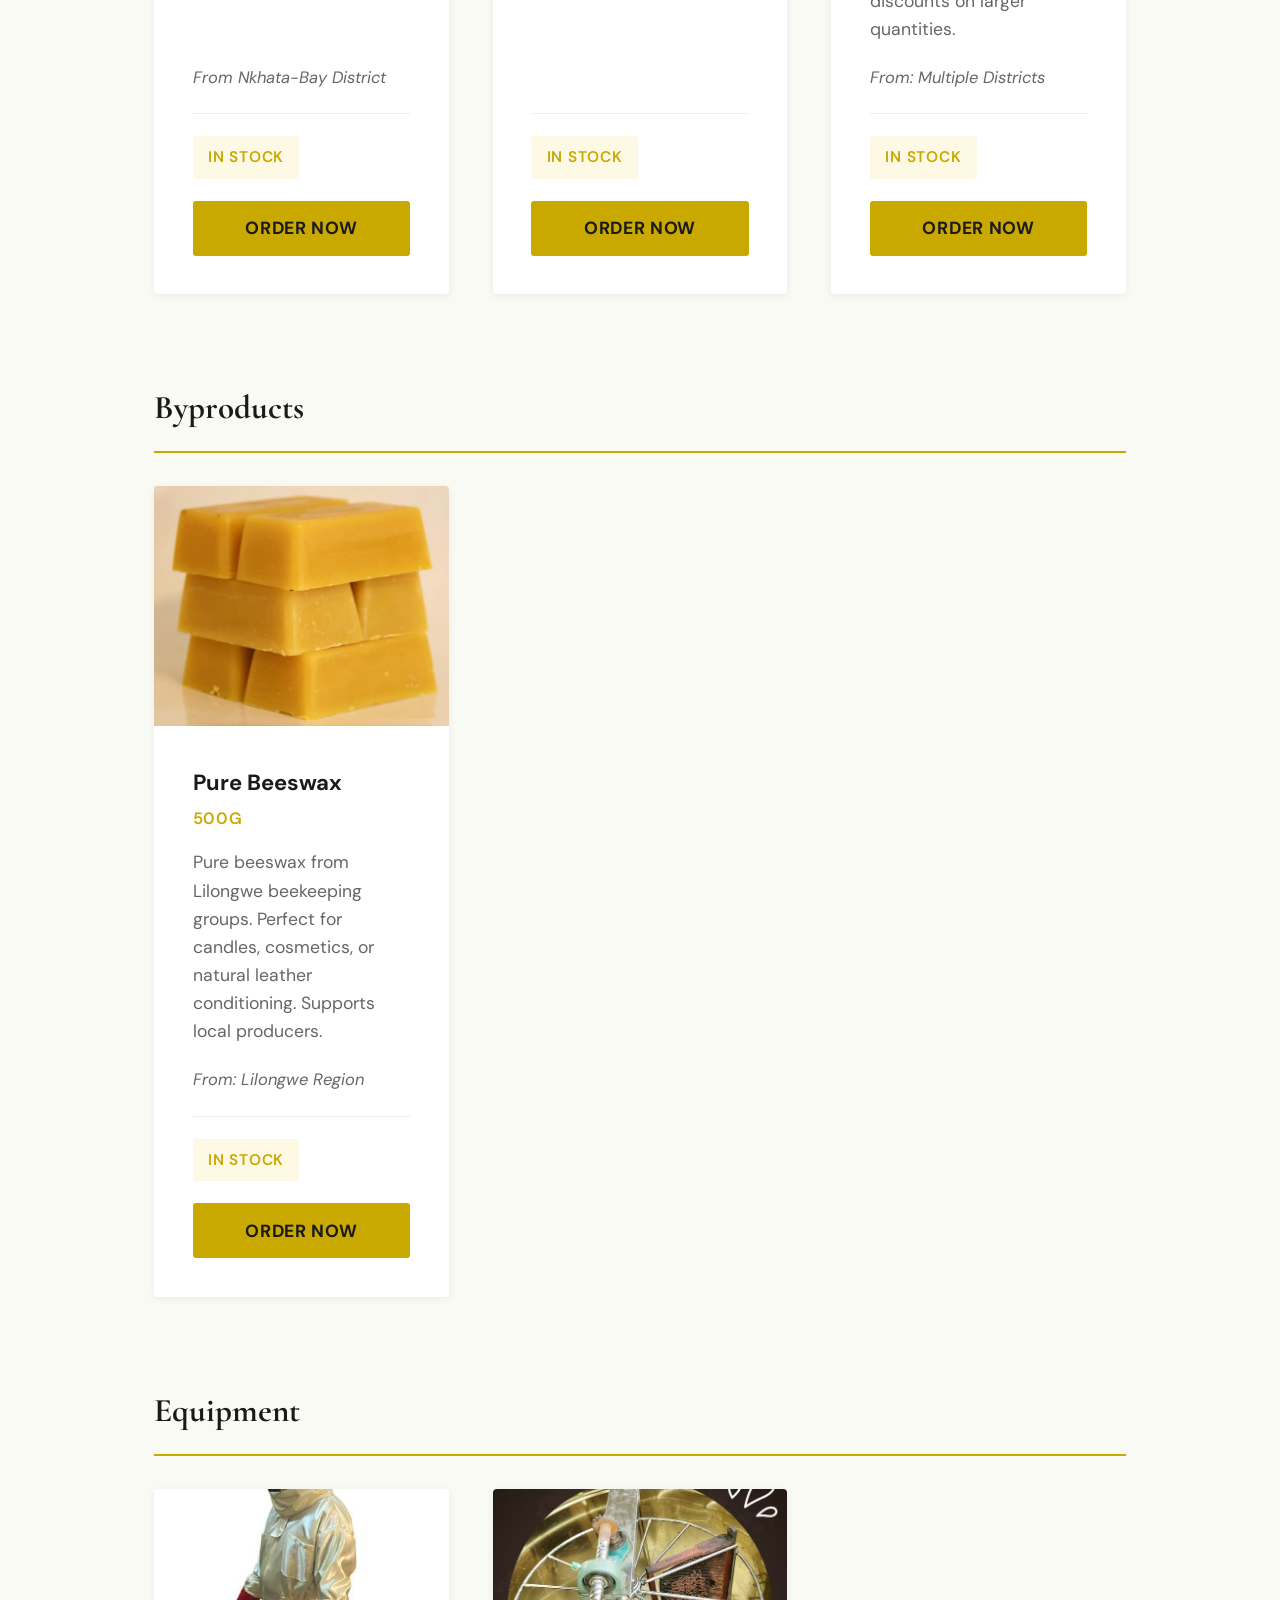
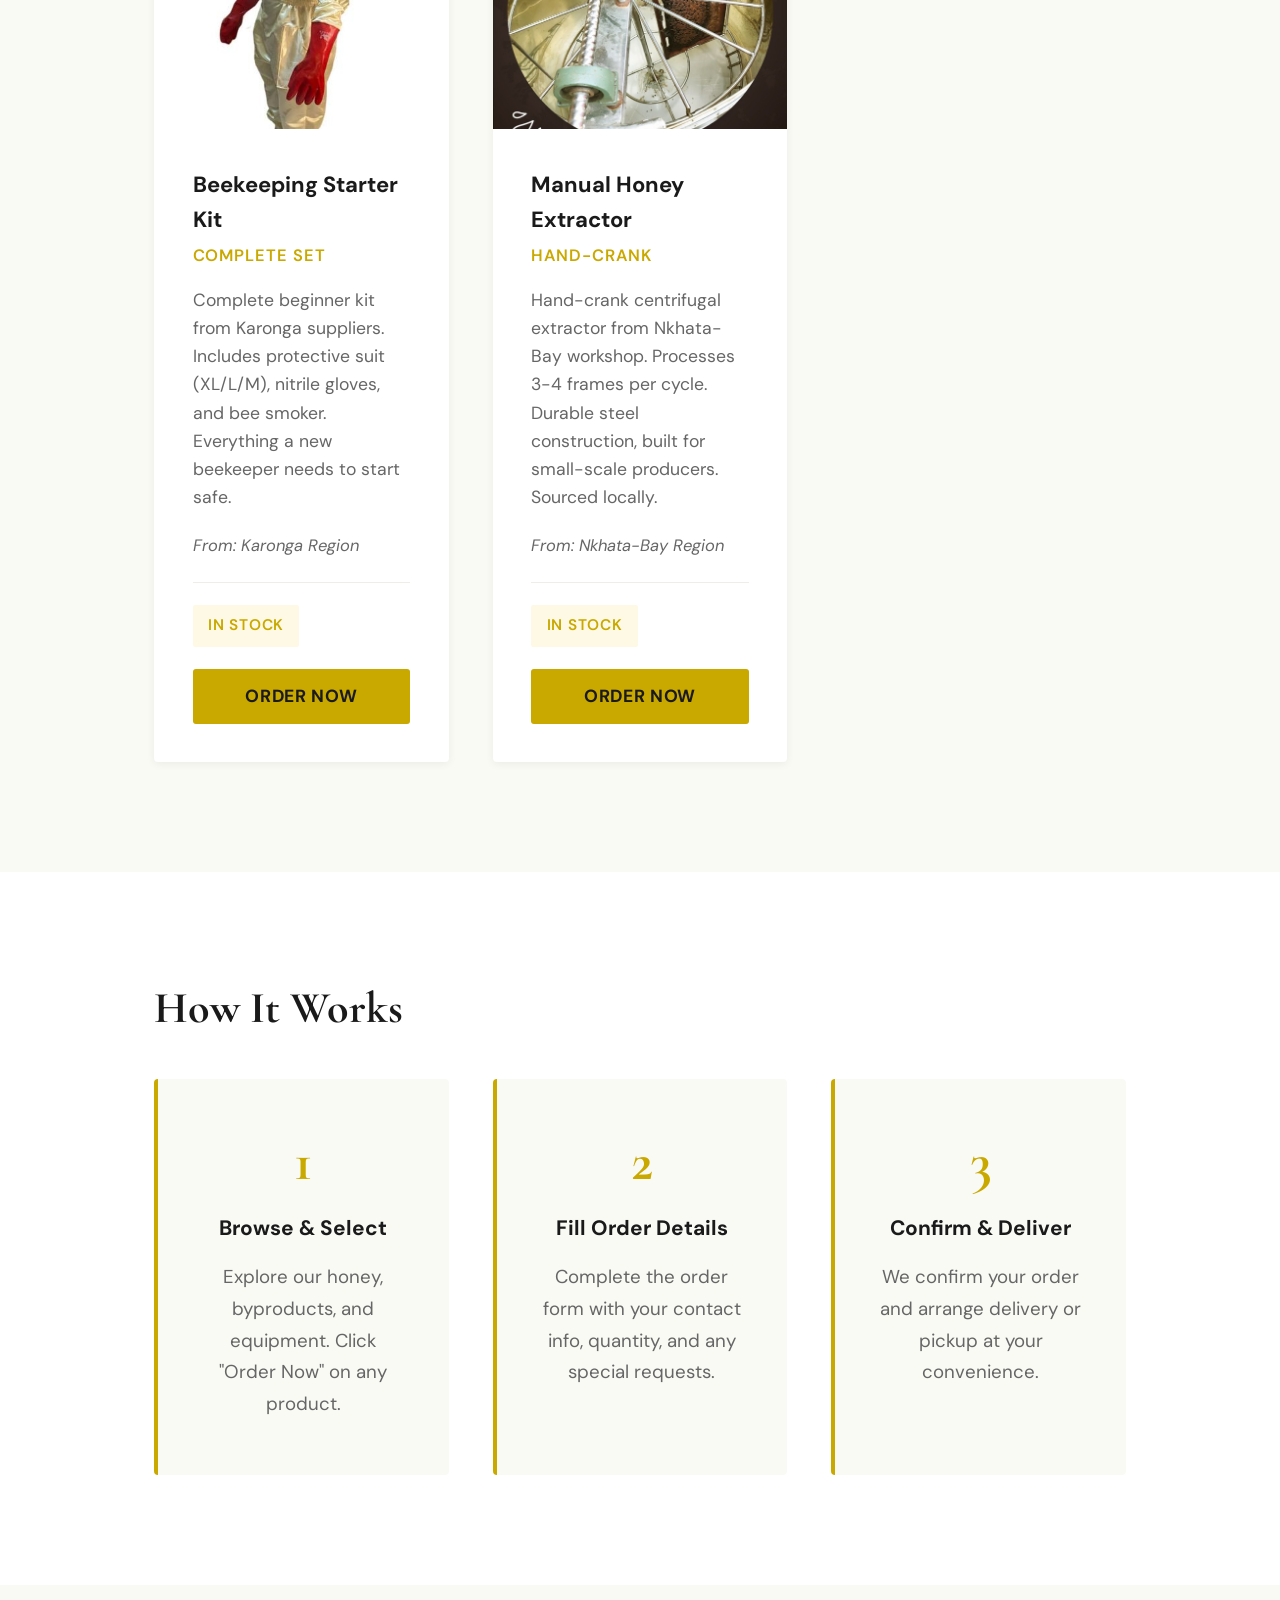
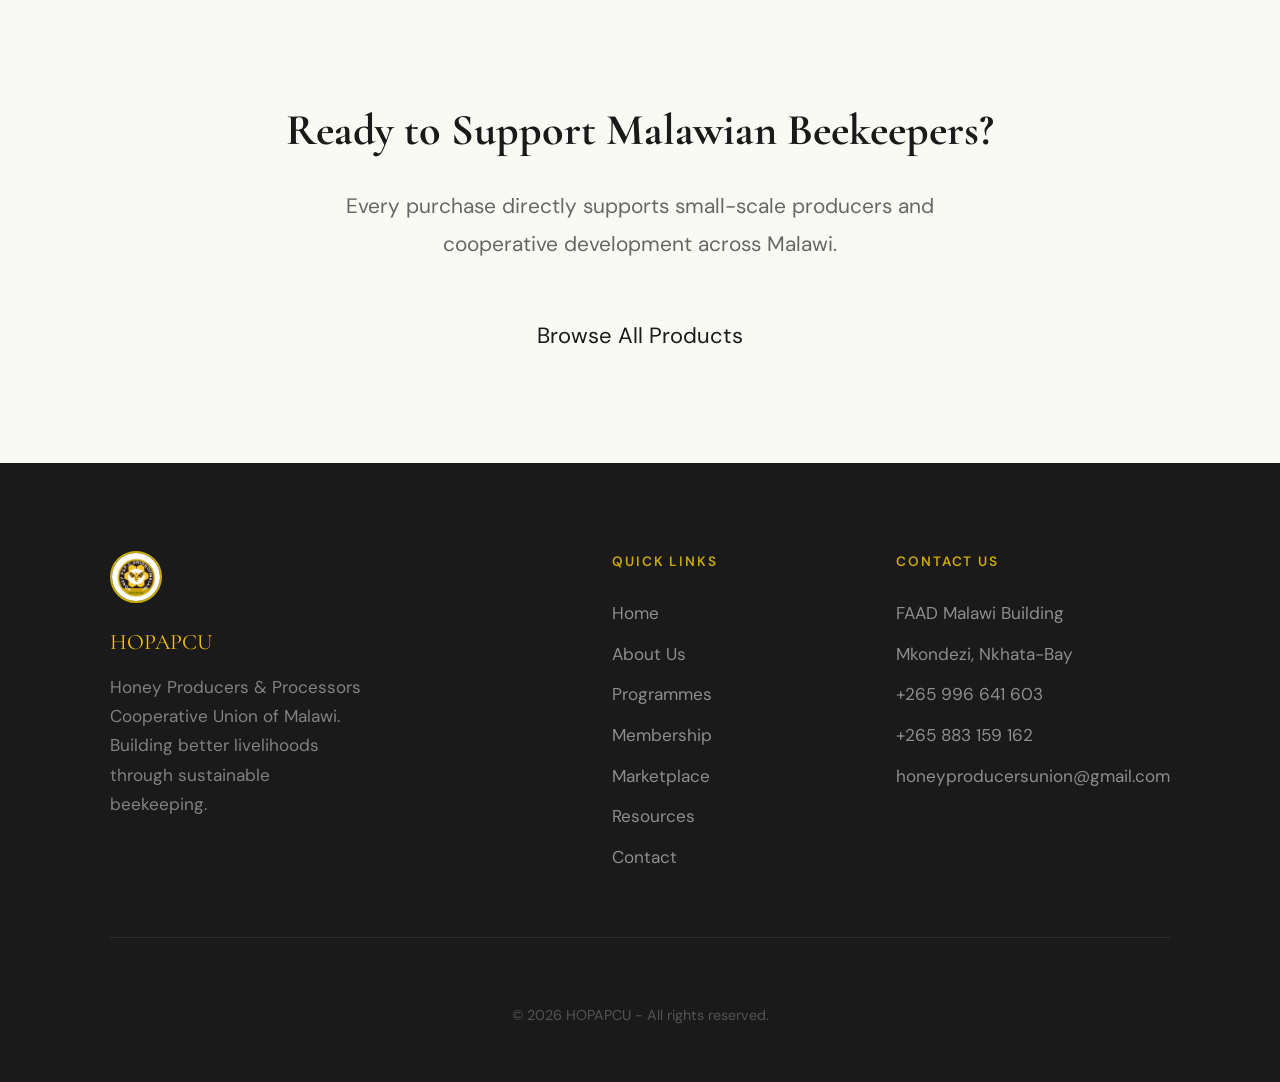
<file: marketplace/marketplace.html>
<!DOCTYPE html>
<html lang="en">
<head>
  <meta charset="UTF-8">
  <meta name="viewport" content="width=device-width, initial-scale=1.0">
  <meta name="description" content="Buy pure honey, comb honey, beeswax, bulk honey, starter kits and extractors from Malawian cooperatives."/>
  <link rel="shortcut icon" href="../images-and-resources/images/logo_clipped.jpeg" type="image/x-icon">
  <title>Marketplace - Buy Honey, Beeswax and Beekeeping Kits | HOPAPCU</title>
  <link rel="stylesheet" href="./marketplace.css">
  <link rel="preconnect" href="https://fonts.googleapis.com"/>
  <link rel="preconnect" href="https://fonts.gstatic.com" crossorigin/>
  <link href="https://fonts.googleapis.com/css2?family=Cormorant+Garamond:ital,wght@0,600;0,700;1,600&family=DM+Sans:wght@400;500;600;700&display=swap" rel="stylesheet"/>
</head>
<body>
 <!-- HEADER/NAV -->
<nav>
    <a href="../Homepage/homepage.html" class="nav-brand">
      <img src="../images-and-resources/images/logo_clipped.jpeg" alt="HOPAPCU Logo"/>
      <div class="nav-brand-text">
        HOPAPCU
        <span>Honey Producers & Processors Cooperative Union</span>
      </div>
    </a>

    <ul class="nav-links">
      <li><a href="../Homepage/homepage.html">Home</a></li>
      <li><a href="../About-page/about.html">About</a></li>
      <li><a href="../programmes/programmes.html">Programmes</a></li>
      <li><a href="../membership-page/membership.html">Membership</a></li>
      <li><a href="../marketplace/marketplace.html">Marketplace</a></li>
      <li><a href="../resources/resources.html">Resources</a></li>
      <li><a href="../contact/contact.html">Contact</a></li>
    </ul>

    <button class="hamburger" aria-label="Open menu">
      <span></span><span></span><span></span>
    </button>
  </nav>


  <!-- PAGE HERO -->
  <section class="page-header">
    <div class="page-header-content">
      <h1>HOPAPCU Marketplace</h1>
      <p>Supporting Malawian beekeepers by connecting you directly with quality honey, beeswax, and equipment from cooperative producers.</p>
    </div>
    <div class="page-header-image">
      <img src="../images-and-resources/images/comb-honey.jpg" alt="Honey and beeswax from HOPAPCU cooperatives"/>
    </div>
  </section>


  <!-- PRODUCTS SECTION -->
  <section class="section-products" id="products">
  <div class="section-inner">
    <h2 class="section-title fade-in">Our Products</h2>
    <p class="section-intro fade-in">
      All products are sourced directly from HOPAPCU member cooperatives. Quality assured, sustainably produced, supporting local livelihoods.
    </p>

    <!-- HONEY CATEGORY -->
    <div class="category-block fade-in">
      <h3 class="category-title">Honey</h3>
      <div class="products-grid">

        <!-- Product 1: Honey -->
        <div class="product-card fade-in" data-product-id="HOPAPCU-HNY-001">
          <div class="product-image">
            <img src="../images-and-resources/images/honeybottle.jpg" alt="Honey"/>
          </div>
          <div class="product-info">
            <h4 class="product-name">Honey</h4>
            <p class="product-size">500ml</p>
            <p class="product-desc">Pure natural honey from Nkhata-Bay cooperatives. Rich, complex flavour with natural enzymes and pollen. No additives. Direct from the hive.</p>
            <p class="product-location">From Nkhata-Bay District</p>
            <div class="product-footer">
              <span class="product-stock">In Stock</span>
            </div>
            <button class="btn-order-now" data-product="HOPAPCU-HNY-001">Order Now</button>
          </div>
        </div>

        <!-- Product 2: Comb-Honey -->
        <div class="product-card fade-in" data-product-id="HOPAPCU-HNY-002">
          <div class="product-image">
            <img src="../images-and-resources/images/nyika-honey.jpeg" alt="Comb Honey"/>
          </div>
          <div class="product-info">
            <h4 class="product-name">Comb-Honey</h4>
            <p class="product-size">300g</p>
            <p class="product-desc">Raw honeycomb from Nyika beekeeping in Rumphi. Authentic forest flavour. Chew the wax for natural benefits. Premium artisanal product from expert beekeepers.</p>
            <div class="product-footer">
              <span class="product-stock">In Stock</span>
            </div>
            <button class="btn-order-now" data-product="HOPAPCU-HNY-002">Order Now</button>
          </div>
        </div>

        <!-- Product 3: Bulk Honey -->
        <div class="product-card fade-in" data-product-id="HOPAPCU-HNY-003">
          <div class="product-image">
            <img src="../images-and-resources/images/honey-in-pail.webp" alt="Bulk Honey"/>
          </div>
          <div class="product-info">
            <h4 class="product-name">Bulk Honey (5kg)</h4>
            <p class="product-size">5 kilograms</p>
            <p class="product-desc">Perfect for businesses, restaurants, or food processors. High-quality raw honey from multiple cooperative sources. Food-safe bucket. Contact us for bulk discounts on larger quantities.</p>
            <p class="product-location">From: Multiple Districts</p>
            <div class="product-footer">
              <span class="product-stock">In Stock</span>
            </div>
            <button class="btn-order-now" data-product="HOPAPCU-HNY-003">Order Now</button>
          </div>
        </div>

      </div>
    </div>

    <!-- BYPRODUCTS CATEGORY -->
    <div class="category-block fade-in">
      <h3 class="category-title">Byproducts</h3>
      <div class="products-grid">

        <!-- Product 4: Beeswax -->
        <div class="product-card fade-in" data-product-id="HOPAPCU-BWX-004">
          <div class="product-image">
            <img src="../images-and-resources/images/beeswax.jpg" alt="Beeswax"/>
          </div>
          <div class="product-info">
            <h4 class="product-name">Pure Beeswax</h4>
            <p class="product-size">500g</p>
            <p class="product-desc">Pure beeswax from Lilongwe beekeeping groups. Perfect for candles, cosmetics, or natural leather conditioning. Supports local producers.</p>
            <p class="product-location">From: Lilongwe Region</p>
            <div class="product-footer">
              <span class="product-stock">In Stock</span>
            </div>
            <button class="btn-order-now" data-product="HOPAPCU-BWX-004">Order Now</button>
          </div>
        </div>

      </div>
    </div>

    <!-- EQUIPMENT CATEGORY -->
    <div class="category-block fade-in">
      <h3 class="category-title">Equipment</h3>
      <div class="products-grid">

        <!-- Product 5: Starter Kit -->
        <div class="product-card fade-in" data-product-id="HOPAPCU-KIT-005">
          <div class="product-image">
            <img src="../images-and-resources/images/beesuit.jpg" alt="Beekeeping Starter Kit"/>
          </div>
          <div class="product-info">
            <h4 class="product-name">Beekeeping Starter Kit</h4>
            <p class="product-size">Complete set</p>
            <p class="product-desc">Complete beginner kit from Karonga suppliers. Includes protective suit (XL/L/M), nitrile gloves, and bee smoker. Everything a new beekeeper needs to start safe.</p>
            <p class="product-location">From: Karonga Region</p>
            <div class="product-footer">
              <span class="product-stock">In Stock</span>
            </div>
            <button class="btn-order-now" data-product="HOPAPCU-KIT-005">Order Now</button>
          </div>
        </div>

        <!-- Product 6: Honey Extractor -->
        <div class="product-card fade-in" data-product-id="HOPAPCU-EXT-006">
          <div class="product-image">
            <img src="../images-and-resources/images/Honey-Bee-Extractor.jpg" alt="Manual Honey Extractor"/>
          </div>
          <div class="product-info">
            <h4 class="product-name">Manual Honey Extractor</h4>
            <p class="product-size">Hand-crank</p>
            <p class="product-desc">Hand-crank centrifugal extractor from Nkhata-Bay workshop. Processes 3-4 frames per cycle. Durable steel construction, built for small-scale producers. Sourced locally.</p>
            <p class="product-location">From: Nkhata-Bay Region</p>
            <div class="product-footer">
              <span class="product-stock">In Stock</span>
            </div>
            <button class="btn-order-now" data-product="HOPAPCU-EXT-006">Order Now</button>
          </div>
        </div>

      </div>
    </div>

  </div>
</section>


  <!-- HOW IT WORKS -->
  <section class="section-how-it-works">
    <div class="section-inner">
      <h2 class="section-title fade-in">How It Works</h2>
      <div class="steps-grid">
        <div class="step-card fade-in">
          <div class="step-number">1</div>
          <h3>Browse & Select</h3>
          <p>Explore our honey, byproducts, and equipment. Click "Order Now" on any product.</p>
        </div>
        <div class="step-card fade-in">
          <div class="step-number">2</div>
          <h3>Fill Order Details</h3>
          <p>Complete the order form with your contact info, quantity, and any special requests.</p>
        </div>
        <div class="step-card fade-in">
          <div class="step-number">3</div>
          <h3>Confirm & Deliver</h3>
          <p>We confirm your order and arrange delivery or pickup at your convenience.</p>
        </div>
      </div>
    </div>
  </section>


  <!-- CTA SECTION -->
  <section class="section-cta">
    <div class="section-inner">
      <h2 class="cta-title fade-in">Ready to Support Malawian Beekeepers?</h2>
      <p class="cta-text fade-in">Every purchase directly supports small-scale producers and cooperative development across Malawi.</p>
      <a href="#products" class="cta-button fade-in">Browse All Products</a>
    </div>
  </section>


  <!-- ORDER MODAL -->
  <div class="modal" id="orderModal">
    <div class="modal-content">
      <button class="modal-close" id="modalClose">&times;</button>
      <h2 class="modal-title">Place Your Order</h2>
      
      <form id="orderForm" class="order-form" method="POST" action="https://api.web3forms.com/submit">
        <input type="hidden" name="access_key" value="f384a233-1557-4140-b25c-609420dab138">
        
        <!-- Product Info (Read-only) -->
        <div class="form-group">
          <label>Product</label>
          <input type="text" id="productName" readonly class="form-input">
          <input type="hidden" id="productId" name="productId">
        </div>

        <!-- Contact Info -->
        <div class="form-row">
          <div class="form-group">
            <label for="orderName">Full Name *</label>
            <input type="text" id="orderName" name="name" class="form-input" required>
          </div>
          <div class="form-group">
            <label for="orderEmail">Email *</label>
            <input type="email" id="orderEmail" name="email" class="form-input" required>
          </div>
        </div>

        <div class="form-row">
          <div class="form-group">
            <label for="orderPhone">Phone Number *</label>
            <input type="tel" id="orderPhone" name="phone" class="form-input" required>
          </div>
          <div class="form-group">
            <label for="orderOrg">Organization (optional)</label>
            <input type="text" id="orderOrg" name="organisation" class="form-input">
          </div>
        </div>

        <!-- Order Details -->
        <div class="form-row">
          <div class="form-group">
            <label for="orderQuantity">Quantity *</label>
            <input type="number" id="orderQuantity" name="quantity" class="form-input" min="1" value="1" required>
          </div>
        </div>

        <!-- Message -->
        <div class="form-group">
          <label for="orderMessage">Special Requests (optional)</label>
          <textarea id="orderMessage" name="message" class="form-textarea" rows="4" placeholder="Any special instructions or questions?"></textarea>
        </div>

        <!-- Submit -->
        <p id="formStatus" class="form-status" role="status" aria-live="polite"></p>
        <button type="submit" class="btn-submit">Send Order Request</button>
        <p class="form-note">We'll contact you shortly to confirm your order and arrange payment/delivery.</p>

      </form>
    </div>
  </div>


  <!-- FOOTER -->
  <footer id="footer">
    <div class="footer-inner">
      <div class="footer-grid">

        <div class="footer-brand">
          <a href="../Homepage/homepage.html"><img src="../images-and-resources/images/logo_clipped.jpeg" alt="HOPAPCU Logo"/></a>
          <p class="footer-brand-name">HOPAPCU</p>
          <p class="footer-brand-text">
            Honey Producers & Processors Cooperative Union of Malawi.
            Building better livelihoods through sustainable beekeeping.
          </p>
        </div>

        <div class="footer-col">
          <h4>Quick Links</h4>
          <ul>
            <li><a href="../Homepage/homepage.html">Home</a></li>
            <li><a href="../About-page/about.html">About Us</a></li>
            <li><a href="../programmes/programmes.html">Programmes</a></li>
            <li><a href="../membership-page/membership.html">Membership</a></li>
            <li><a href="../marketplace/marketplace.html">Marketplace</a></li>
            <li><a href="../resources/resources.html">Resources</a></li>
            <li><a href="../contact/contact.html">Contact</a></li>
          </ul>
        </div>

        <div class="footer-col">
          <h4>Contact Us</h4>
          <ul>
            <li>FAAD Malawi Building</li>
            <li>Mkondezi, Nkhata-Bay</li>
            <li><a href="tel:+265996641603">+265 996 641 603</a></li>
            <li><a href="tel:+265883159162">+265 883 159 162</a></li>
            <li><a href="mailto:honeyproducersunion@gmail.com">honeyproducersunion@gmail.com</a></li>
          </ul>
        </div>

      </div>

      <div class="footer-bottom">
        &copy; 2026 HOPAPCU - All rights reserved.
      </div>
    </div>
  </footer>

  <script src="./marketplace.js"></script>
</body>
</html>
</file>
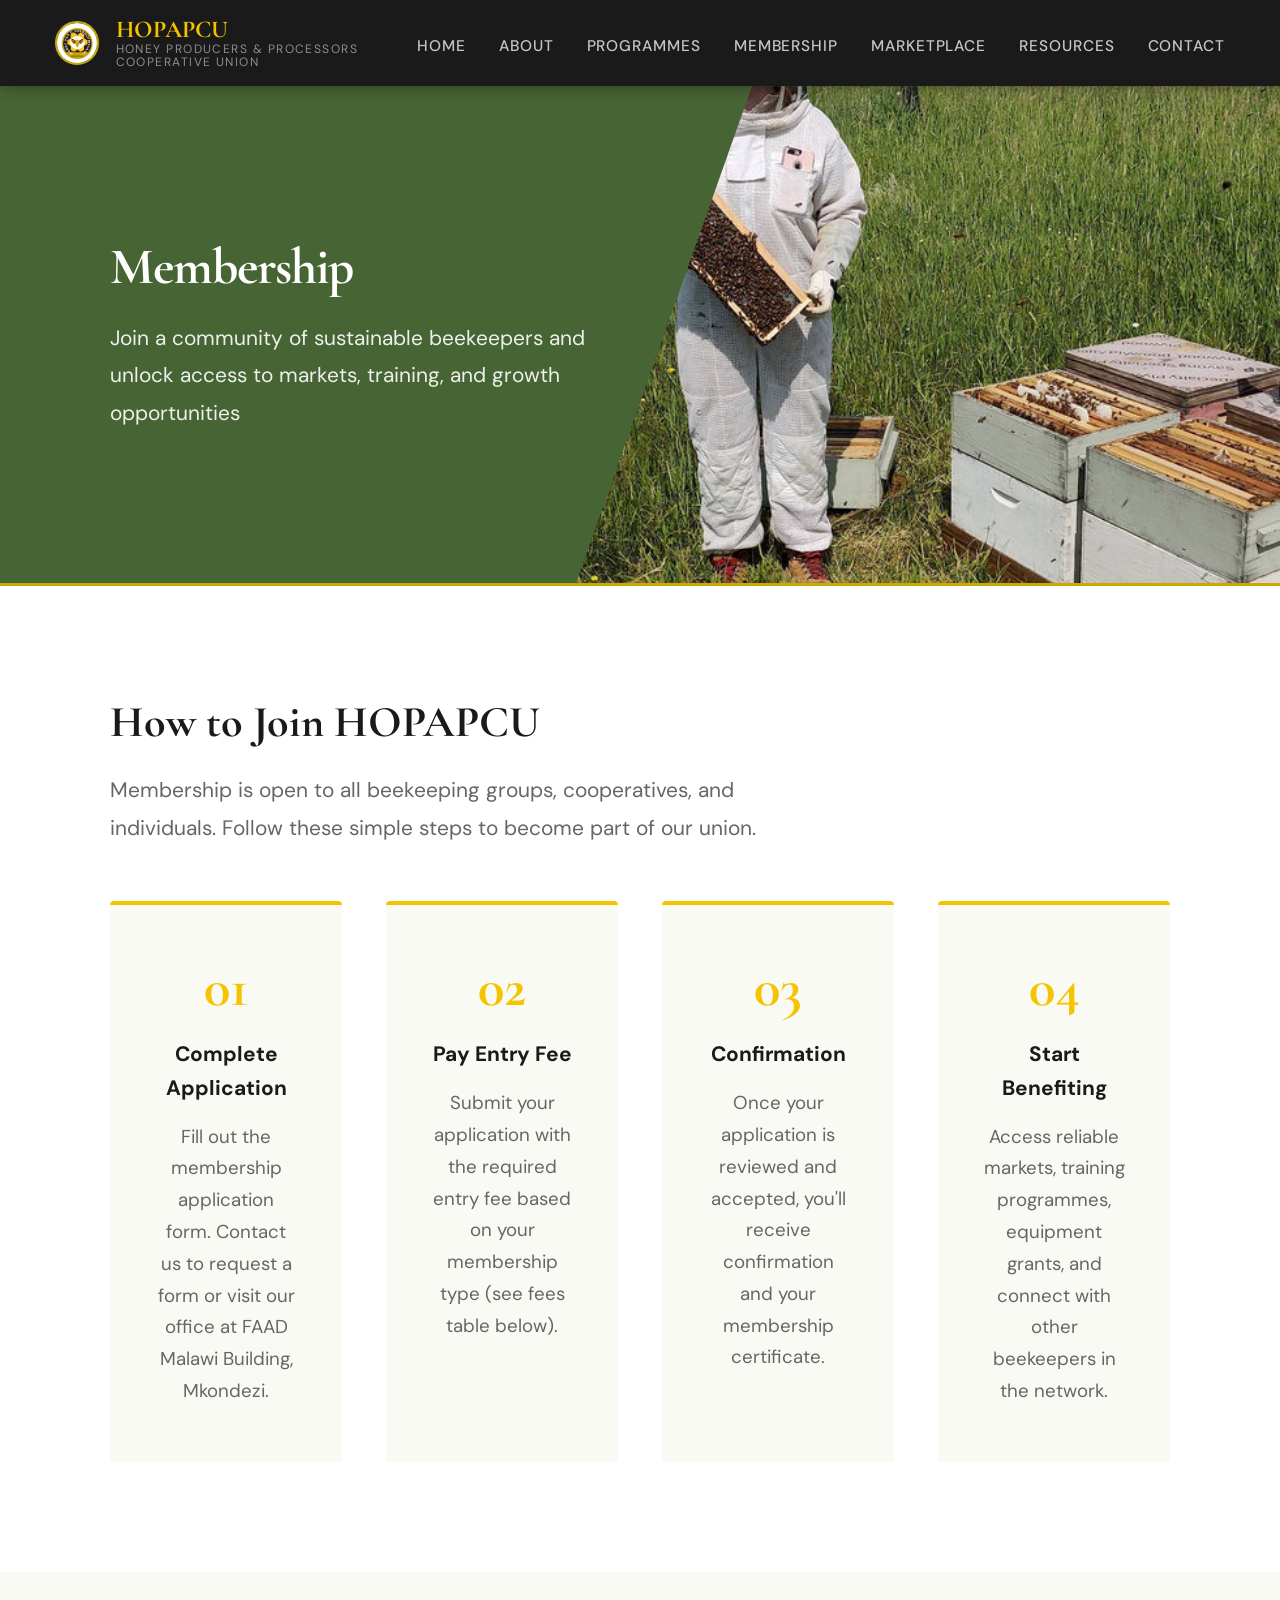
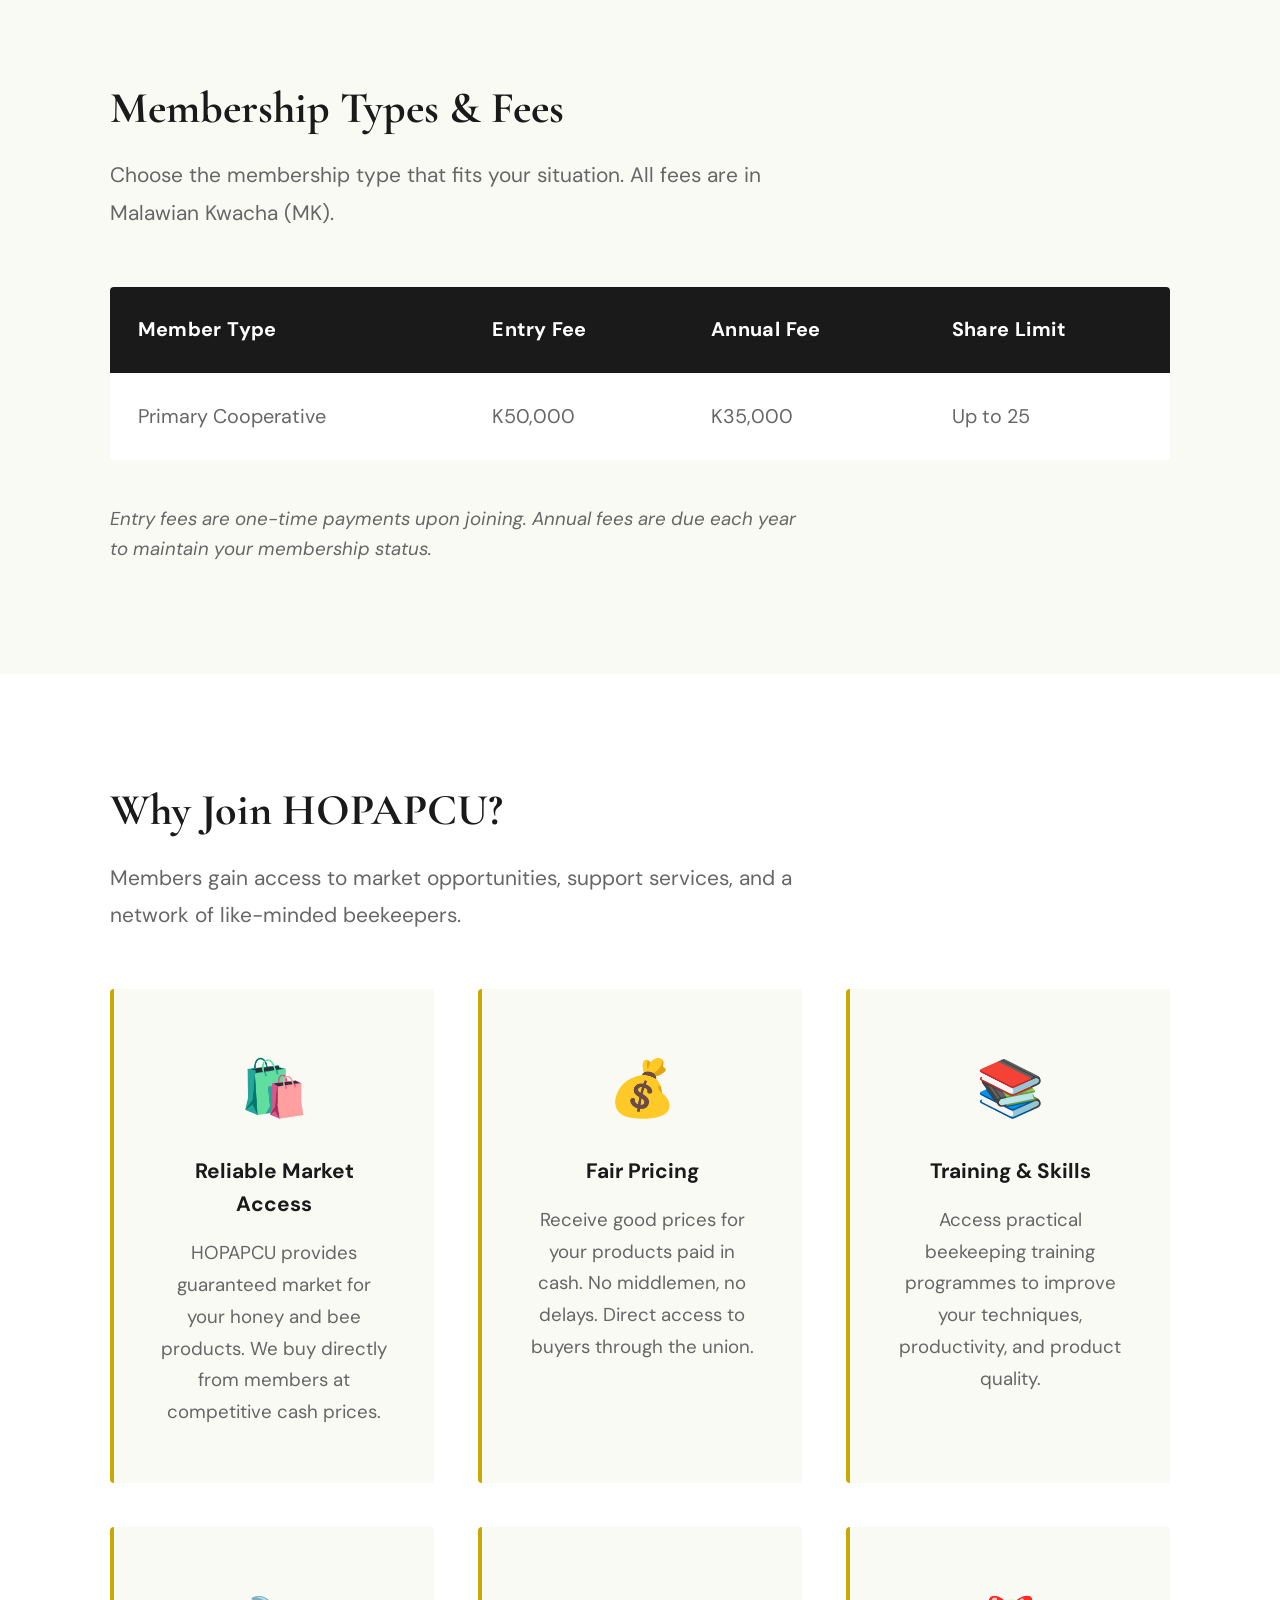
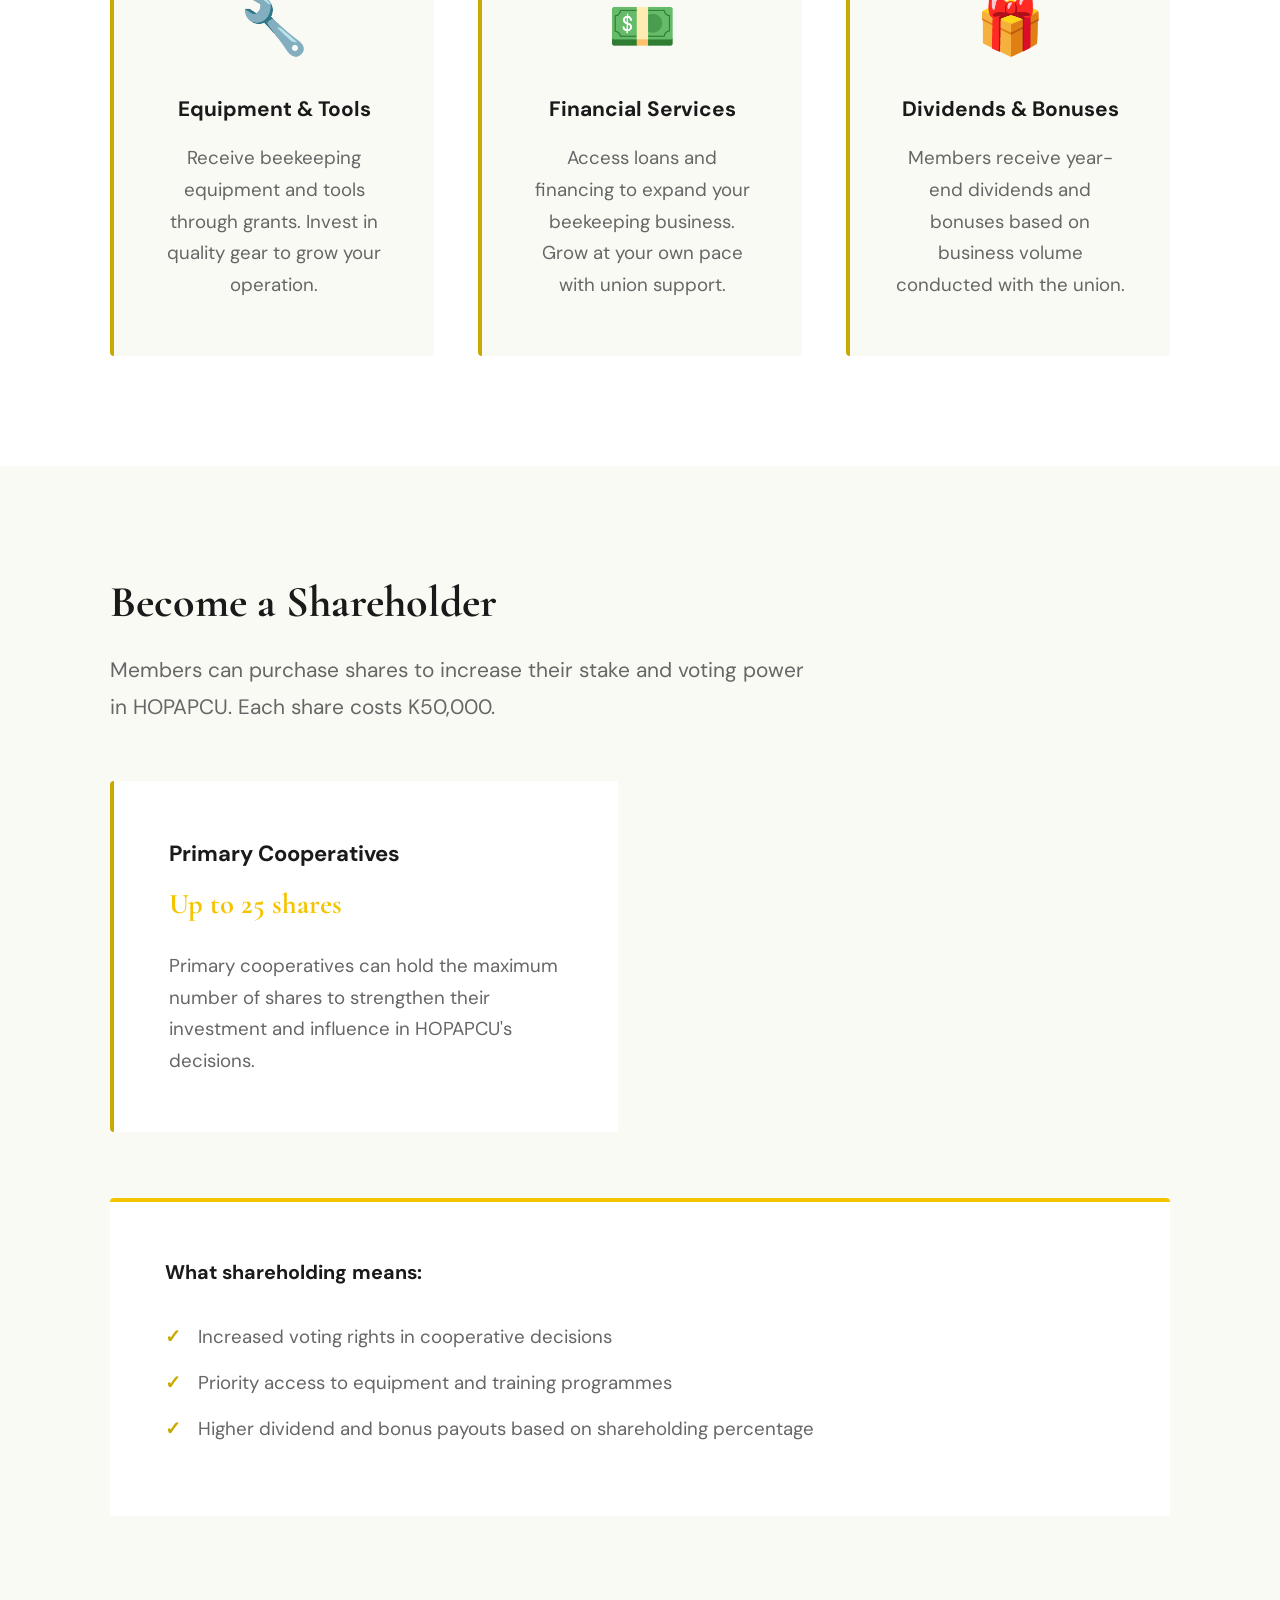
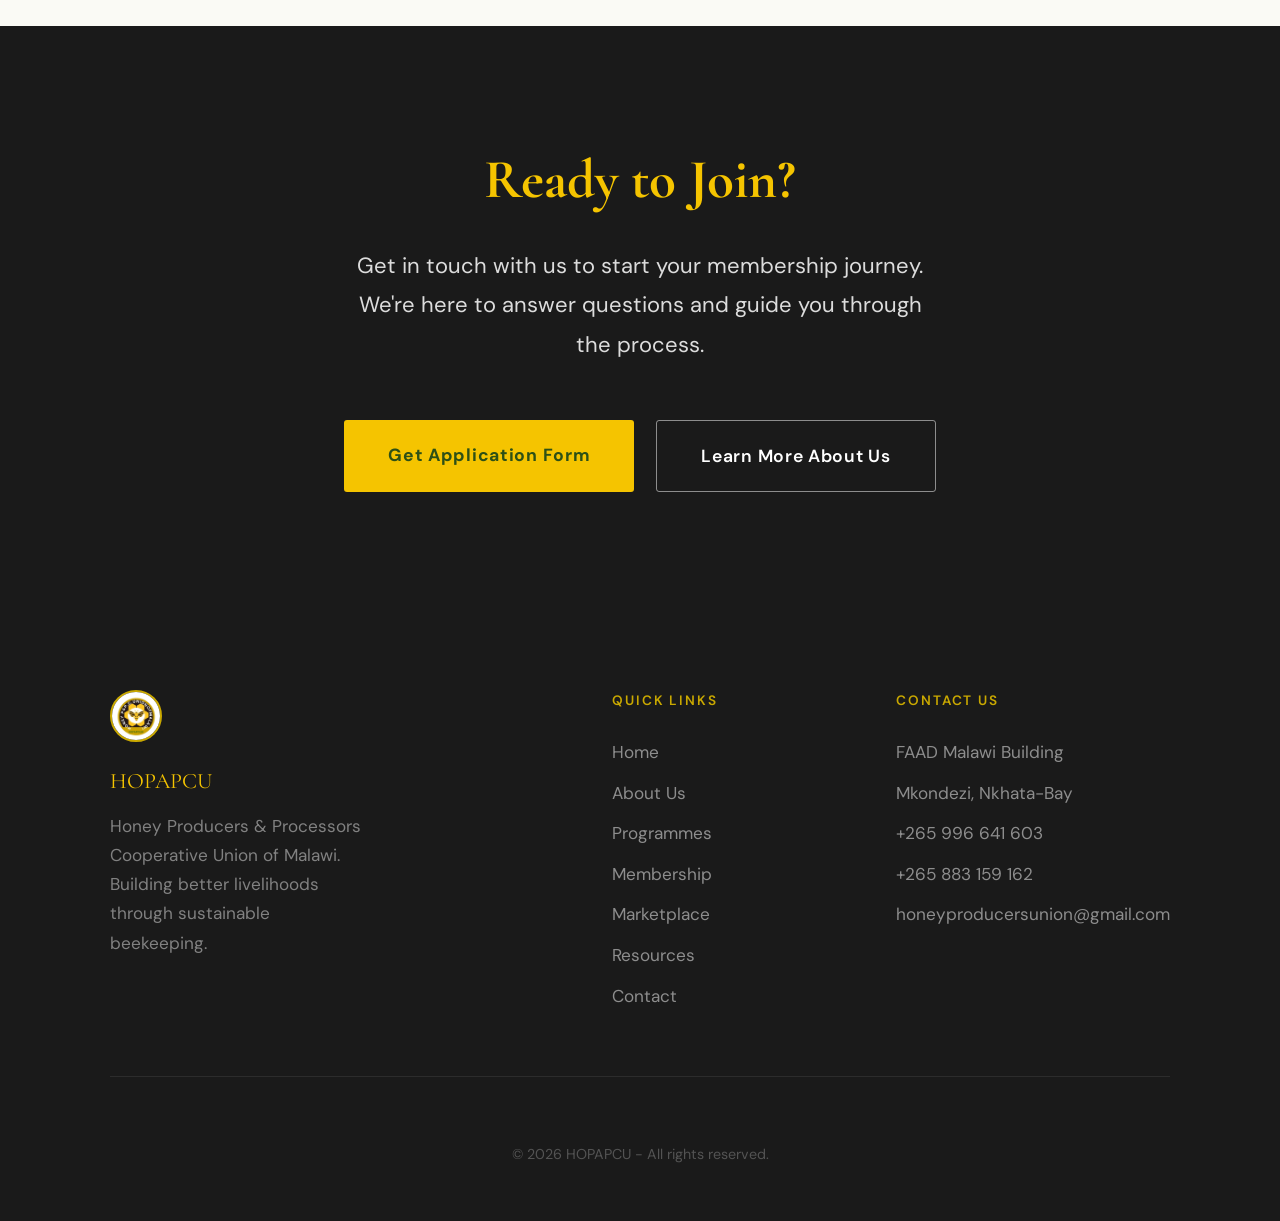
<file: membership-page/membership.html>
<!DOCTYPE html>
<html lang="en">
<head>
  <meta charset="UTF-8"/>
  <meta name="viewport" content="width=device-width, initial-scale=1.0"/>
  <meta name="description" content="Join HOPAPCU as a beekeeping group or cooperative. See membership types, entry and annual fees, shareholding, and the benefits of market access and training.."/>
  <title>Join a Honey Cooperative in Malawi | HOPAPCU Membership</title>

  <link rel="shortcut icon" href="../images-and-resources/images/logo_clipped.jpeg" type="image/x-icon">
  <link rel="stylesheet" href="./membership.css">

  <link rel="preconnect" href="https://fonts.googleapis.com"/>
  <link rel="preconnect" href="https://fonts.gstatic.com" crossorigin/>
  <link href="https://fonts.googleapis.com/css2?family=Cormorant+Garamond:ital,wght@0,600;0,700;1,600&family=DM+Sans:wght@400;500;600;700&display=swap" rel="stylesheet"/>
</head>
<body>

  <!-- NAVBAR -->
  <nav>
    <a href="../Homepage/homepage.html" class="nav-brand">
      <img src="../images-and-resources/images/logo_clipped.jpeg" alt="HOPAPCU Logo"/>
      <div class="nav-brand-text">
        HOPAPCU
        <span>Honey Producers & Processors Cooperative Union</span>
      </div>
    </a>

    <ul class="nav-links">
      <li><a href="../Homepage/homepage.html">Home</a></li>
      <li><a href="../About-page/about.html">About</a></li>
      <li><a href="../programmes/programmes.html">Programmes</a></li>
      <li><a href="membership.html">Membership</a></li>
      <li><a href="../marketplace/marketplace.html">Marketplace</a></li>
      <li><a href="../resources/resources.html">Resources</a></li>
      <li><a href="../contact/contact.html">Contact</a></li>
    </ul>

    <button class="hamburger" aria-label="Open menu">
      <span></span><span></span><span></span>
    </button>
  </nav>


  <!-- PAGE HERO -->
  <section class="page-header">
    <div class="page-header-content">
      <h1>Membership</h1>
      <p>Join a community of sustainable beekeepers and unlock access to markets, training, and growth opportunities</p>
    </div>
    <div class="page-header-image">
      <img src="../images-and-resources/images/beekeeper-carrying-frame.jpg" alt="Beekeepers working together"/>
    </div>
  </section>


  <!-- HOW TO JOIN SECTION -->
  <section class="section-how-to-join">
    <div class="section-inner">
      <h2 class="section-title fade-in">How to Join HOPAPCU</h2>
      <p class="section-intro fade-in">
        Membership is open to all beekeeping groups, cooperatives, and individuals. Follow these simple steps to become part of our union.
      </p>

      <div class="steps-grid">
        <div class="step-card fade-in">
          <div class="step-number">01</div>
          <h3 class="step-title">Complete Application</h3>
          <p class="step-text">
            Fill out the membership application form. Contact us to request a form or visit our office at FAAD Malawi Building, Mkondezi.
          </p>
        </div>

        <div class="step-card fade-in">
          <div class="step-number">02</div>
          <h3 class="step-title">Pay Entry Fee</h3>
          <p class="step-text">
            Submit your application with the required entry fee based on your membership type (see fees table below).
          </p>
        </div>

        <div class="step-card fade-in">
          <div class="step-number">03</div>
          <h3 class="step-title">Confirmation</h3>
          <p class="step-text">
            Once your application is reviewed and accepted, you'll receive confirmation and your membership certificate.
          </p>
        </div>

        <div class="step-card fade-in">
          <div class="step-number">04</div>
          <h3 class="step-title">Start Benefiting</h3>
          <p class="step-text">
            Access reliable markets, training programmes, equipment grants, and connect with other beekeepers in the network.
          </p>
        </div>
      </div>
    </div>
  </section>


  <!-- MEMBERSHIP TYPES & FEES -->
  <section class="section-membership-types">
    <div class="section-inner">
      <h2 class="section-title fade-in">Membership Types & Fees</h2>
      <p class="section-intro fade-in">
        Choose the membership type that fits your situation. All fees are in Malawian Kwacha (MK).
      </p>

      <div class="table-wrapper">
        <table class="membership-fees-table">
            <thead>
              <tr>
                <th>Member Type</th>
                <th>Entry Fee</th>
                <th>Annual Fee</th>
                <th>Share Limit</th>
              </tr>
            </thead>
            <tbody>
              <tr>
                <td>Primary Cooperative</td>
                <td>K50,000</td>
                <td>K35,000</td>
                <td>Up to 25</td>
              </tr>
            </tbody>
          </table>
        </div>

      <p class="table-note fade-in">
        Entry fees are one-time payments upon joining. Annual fees are due each year to maintain your membership status.
      </p>
    </div>
  </section>


  <!-- MEMBERSHIP BENEFITS SECTION -->
  <section class="section-benefits">
    <div class="section-inner">
      <h2 class="section-title fade-in">Why Join HOPAPCU?</h2>
      <p class="section-intro fade-in">
        Members gain access to market opportunities, support services, and a network of like-minded beekeepers.
      </p>

      <div class="benefits-grid">
        <div class="benefit-card fade-in">
          <div class="benefit-icon">🛍️</div>
          <h3>Reliable Market Access</h3>
          <p>
            HOPAPCU provides guaranteed market for your honey and bee products. We buy directly from members at competitive cash prices.
          </p>
        </div>

        <div class="benefit-card fade-in">
          <div class="benefit-icon">💰</div>
          <h3>Fair Pricing</h3>
          <p>
            Receive good prices for your products paid in cash. No middlemen, no delays. Direct access to buyers through the union.
          </p>
        </div>

        <div class="benefit-card fade-in">
          <div class="benefit-icon">📚</div>
          <h3>Training & Skills</h3>
          <p>
            Access practical beekeeping training programmes to improve your techniques, productivity, and product quality.
          </p>
        </div>

        <div class="benefit-card fade-in">
          <div class="benefit-icon">🔧</div>
          <h3>Equipment & Tools</h3>
          <p>
            Receive beekeeping equipment and tools through grants. Invest in quality gear to grow your operation.
          </p>
        </div>

        <div class="benefit-card fade-in">
          <div class="benefit-icon">💵</div>
          <h3>Financial Services</h3>
          <p>
            Access loans and financing to expand your beekeeping business. Grow at your own pace with union support.
          </p>
        </div>

        <div class="benefit-card fade-in">
          <div class="benefit-icon">🎁</div>
          <h3>Dividends & Bonuses</h3>
          <p>
            Members receive year-end dividends and bonuses based on business volume conducted with the union.
          </p>
        </div>
      </div>
    </div>
  </section>


  <!-- SHAREHOLDER INFORMATION -->
  <section class="section-shareholders">
    <div class="section-inner">
      <h2 class="section-title fade-in">Become a Shareholder</h2>
      <p class="section-intro fade-in">
        Members can purchase shares to increase their stake and voting power in HOPAPCU. Each share costs K50,000.
      </p>

      <div class="shareholding-grid">
        <div class="shareholding-card fade-in">
          <h3>Primary Cooperatives</h3>
          <p class="shareholding-limit">Up to 25 shares</p>
          <p class="shareholding-text">
            Primary cooperatives can hold the maximum number of shares to strengthen their investment and influence in HOPAPCU's decisions.
          </p>
        </div>
      </div>

      <div class="shareholding-info fade-in">
        <p><strong>What shareholding means:</strong></p>
        <ul>
          <li>Increased voting rights in cooperative decisions</li>
          <li>Priority access to equipment and training programmes</li>
          <li>Higher dividend and bonus payouts based on shareholding percentage</li>
        </ul>
      </div>
    </div>
  </section>


  <!-- CTA SECTION -->
  <section class="section-cta">
    <div class="section-inner">
      <h2 class="cta-title fade-in">Ready to Join?</h2>
      <p class="cta-text fade-in">
        Get in touch with us to start your membership journey. We're here to answer questions and guide you through the process.
      </p>
      <div class="cta-buttons fade-in">
        <a href="../contact/contact.html" class="btn-primary">Get Application Form</a>
        <a href="../About-page/about.html" class="btn-outline">Learn More About Us</a>
      </div>
    </div>
  </section>


  <!-- FOOTER -->
  <footer id="footer">
    <div class="footer-inner">
      <div class="footer-grid">

        <div class="footer-brand">
          <a href="../Homepage/homepage.html"><img src="../images-and-resources/images/logo_clipped.jpeg" alt="HOPAPCU Logo"/></a>
          <p class="footer-brand-name">HOPAPCU</p>
          <p class="footer-brand-text">
            Honey Producers & Processors Cooperative Union of Malawi.
            Building better livelihoods through sustainable beekeeping.
          </p>
        </div>

        <div class="footer-col">
          <h4>Quick Links</h4>
          <ul>
            <li><a href="../Homepage/homepage.html">Home</a></li>
            <li><a href="../About-page/about.html">About Us</a></li>
            <li><a href="../programmes/programmes.html">Programmes</a></li>
            <li><a href="../membership-page/membership.html">Membership</a></li>
            <li><a href="../marketplace/marketplace.html">Marketplace</a></li>
            <li><a href="../resources/resources.html">Resources</a></li>
            <li><a href="../contact/contact.html">Contact</a></li>
          </ul>
        </div>

        <div class="footer-col">
          <h4>Contact Us</h4>
          <ul>
            <li>FAAD Malawi Building</li>
            <li>Mkondezi, Nkhata-Bay</li>
            <li><a href="tel:+265996641603">+265 996 641 603</a></li>
            <li><a href="tel:+265883159162">+265 883 159 162</a></li>
            <li><a href="mailto:honeyproducersunion@gmail.com">honeyproducersunion@gmail.com</a></li>
          </ul>
        </div>

      </div>

      <div class="footer-bottom">
        &copy; 2026 HOPAPCU - All rights reserved.
      </div>
    </div>
  </footer>

  <script src="./membership.js"></script>
</body>
</html>
</file>
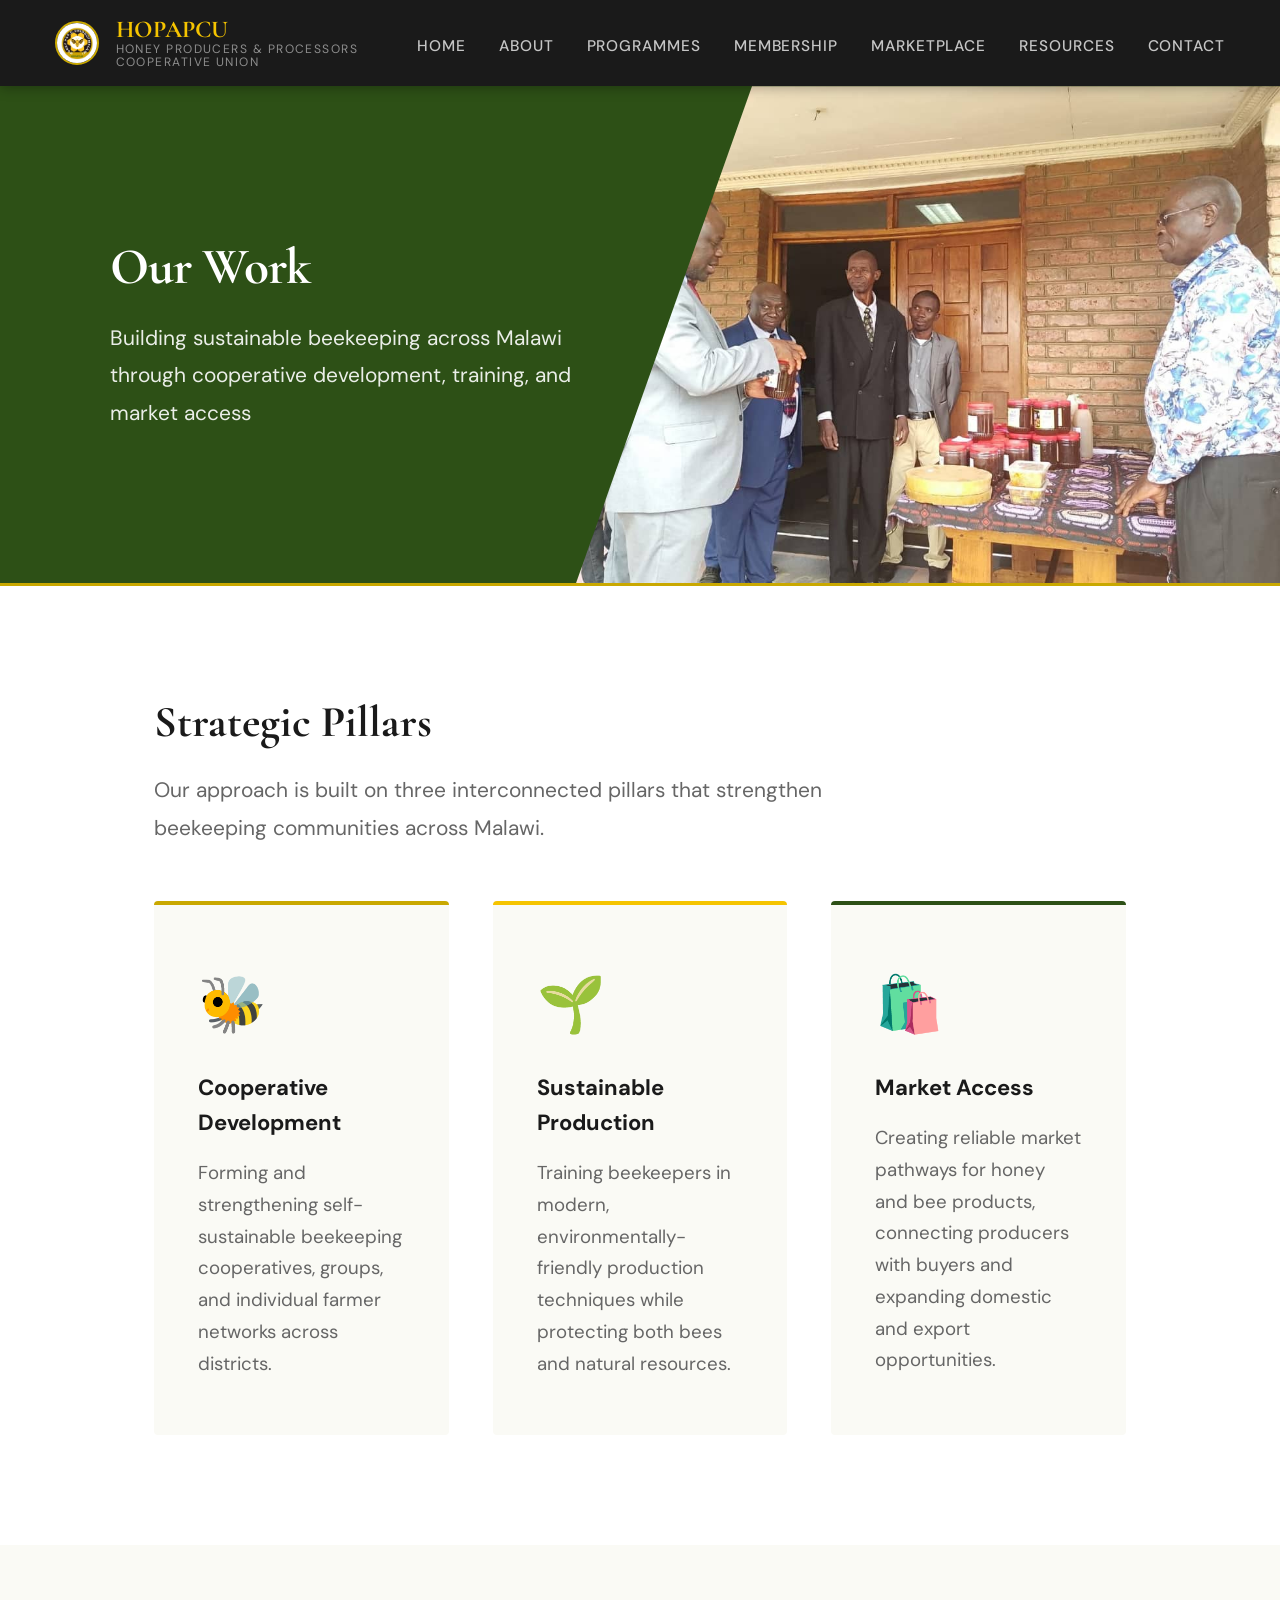
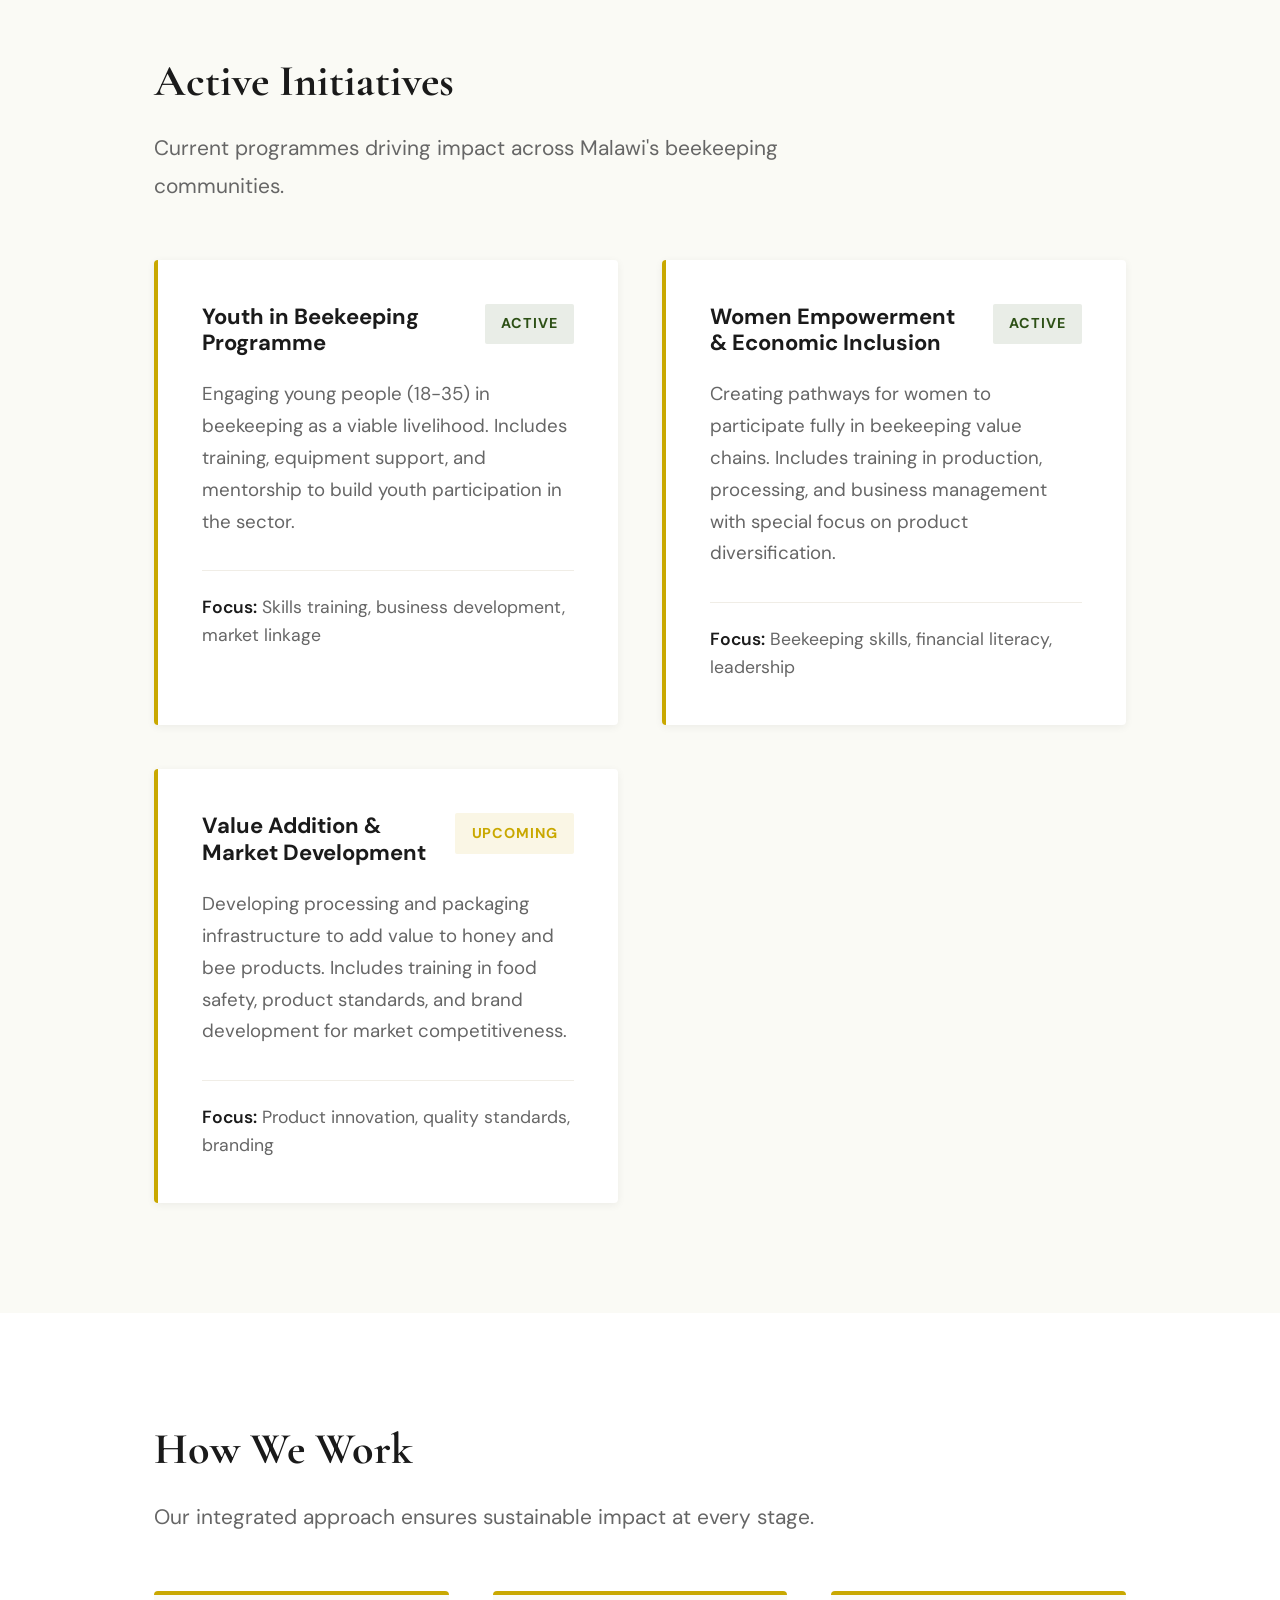
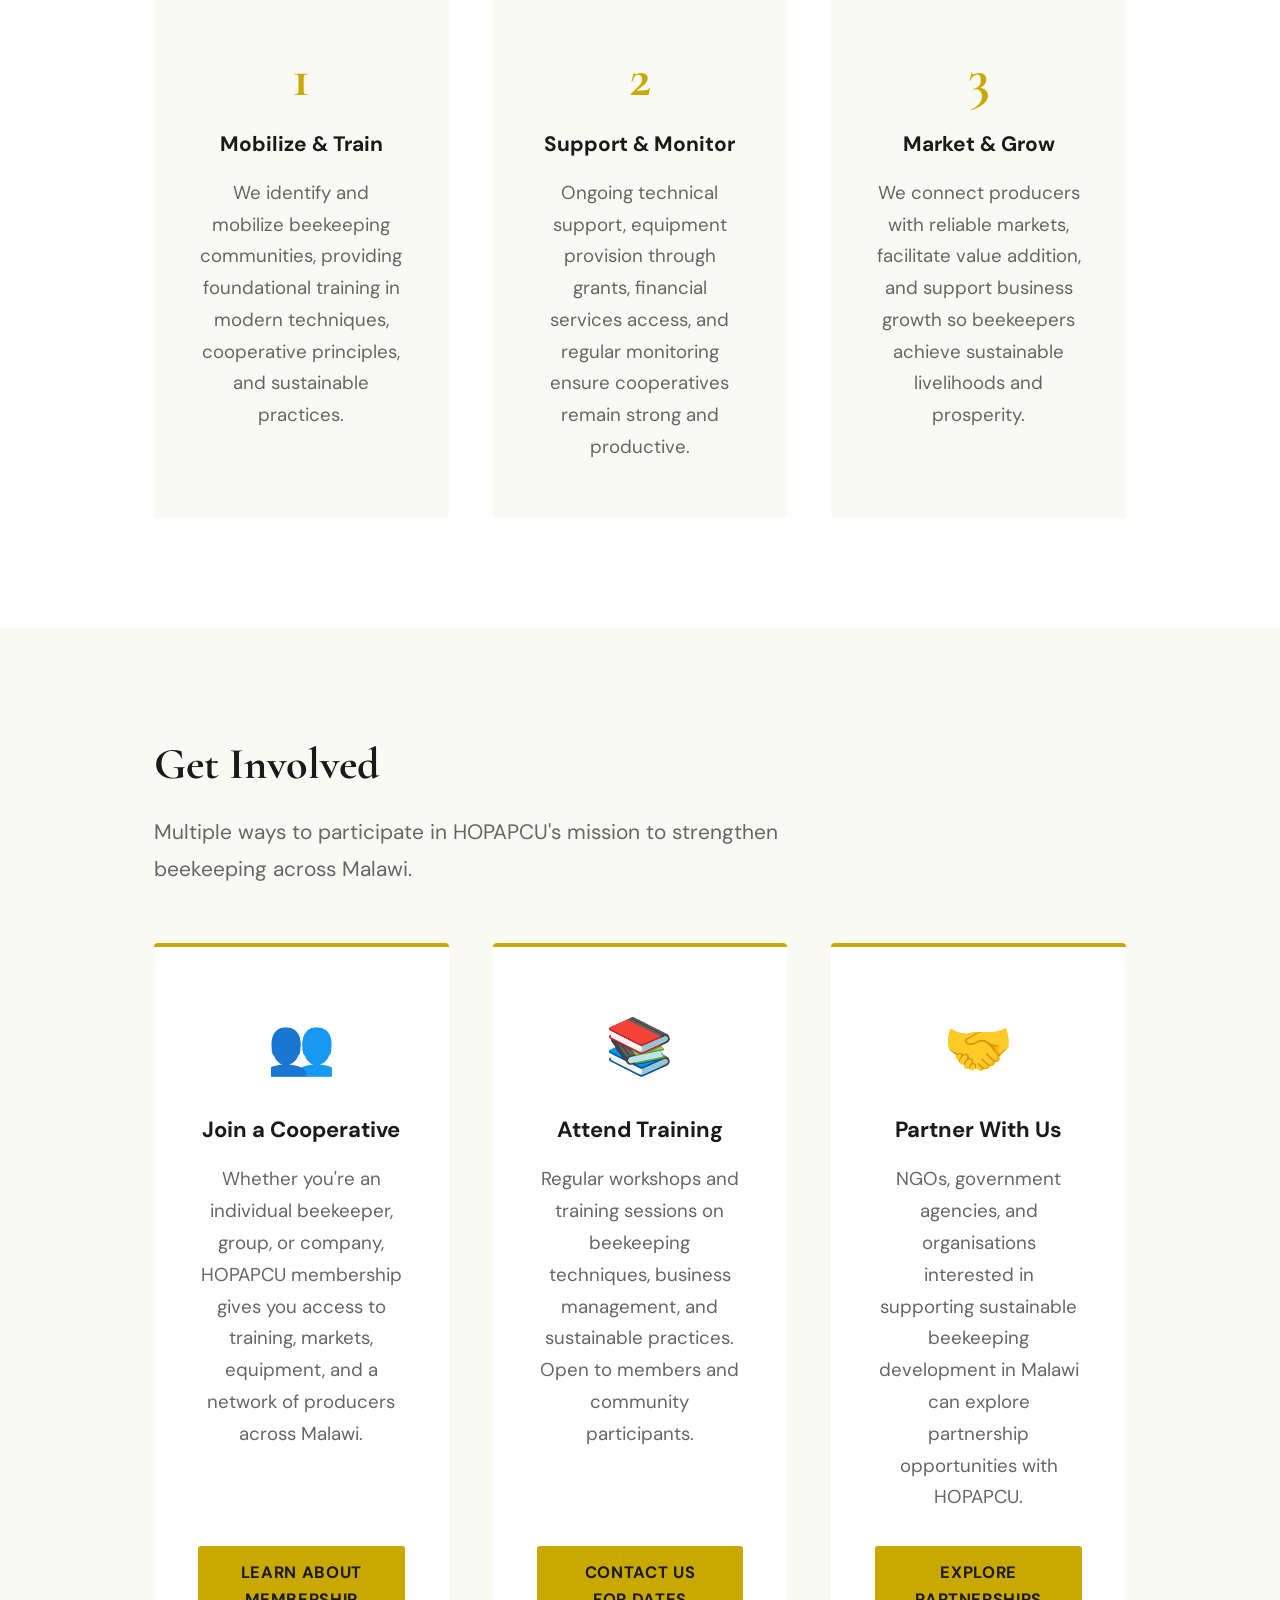
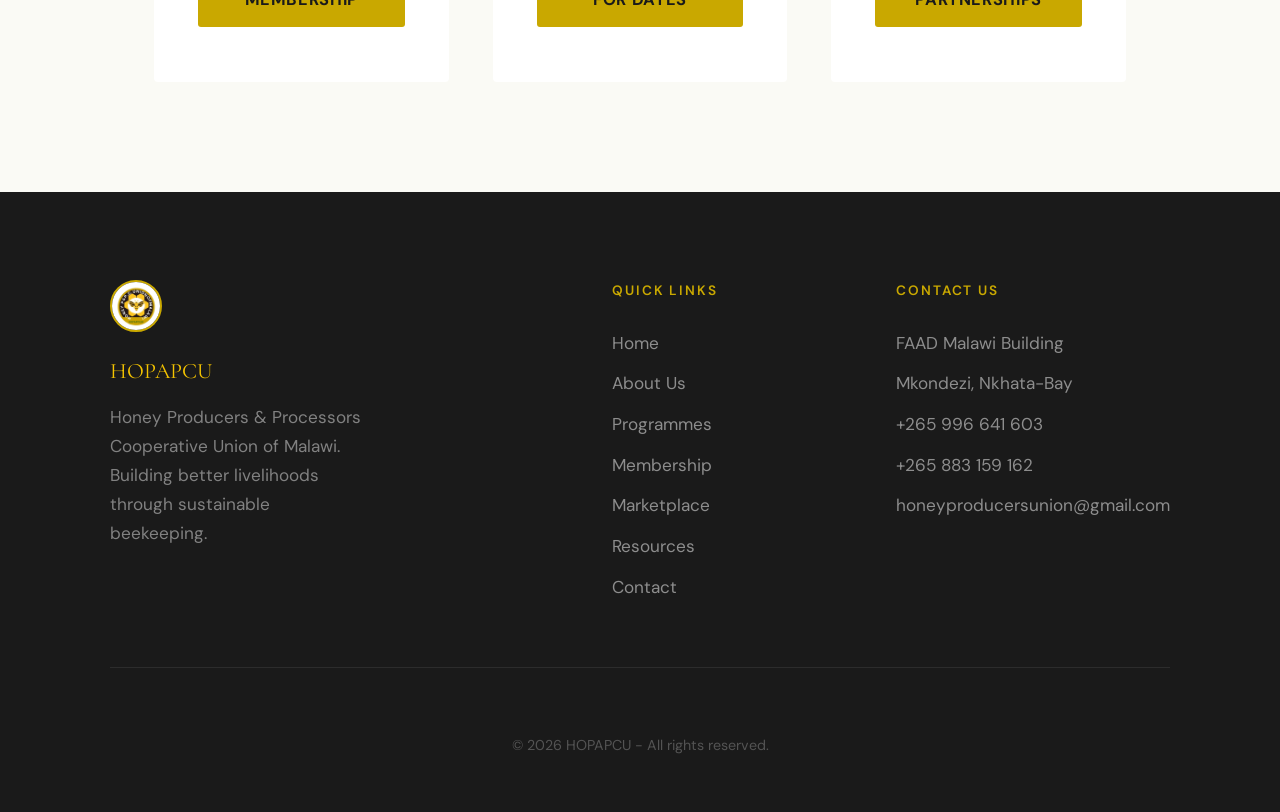
<file: programmes/programmes.html>
<!DOCTYPE html>
<html lang="en">
<head>
  <meta charset="UTF-8"/>
  <meta name="viewport" content="width=device-width, initial-scale=1.0"/>
  <meta name="description" content="HOPAPCU programmes for Malawian beekeepers: youth in beekeeping, women's economic inclusion, cooperative development and sustainable honey production."/>
  <title>Beekeeping Programmes| HOPAPCU</title>

  <link rel="shortcut icon" href="../images-and-resources/images/logo_clipped.jpeg" type="image/x-icon">
  <link rel="stylesheet" href="./programmes.css">

  <link rel="preconnect" href="https://fonts.googleapis.com"/>
  <link rel="preconnect" href="https://fonts.gstatic.com" crossorigin/>
  <link href="https://fonts.googleapis.com/css2?family=Cormorant+Garamond:ital,wght@0,600;0,700;1,600&family=DM+Sans:wght@400;500;600;700&display=swap" rel="stylesheet"/>
</head>
<body>

  <!-- NAVBAR -->
  <nav>
    <a href="../Homepage/homepage.html" class="nav-brand">
      <img src="../images-and-resources/images/logo_clipped.jpeg" alt="HOPAPCU Logo"/>
      <div class="nav-brand-text">
        HOPAPCU
        <span>Honey Producers & Processors Cooperative Union</span>
      </div>
    </a>

    <ul class="nav-links">
      <li><a href="../Homepage/homepage.html">Home</a></li>
      <li><a href="../About-page/about.html">About</a></li>
      <li><a href="../programmes/programmes.html">Programmes</a></li>
      <li><a href="../membership-page/membership.html">Membership</a></li>
      <li><a href="../marketplace/marketplace.html">Marketplace</a></li>
      <li><a href="../resources/resources.html">Resources</a></li>
      <li><a href="../contact/contact.html">Contact</a></li>
    </ul>

    <button class="hamburger" aria-label="Open menu">
      <span></span><span></span><span></span>
    </button>
  </nav>


  <!-- PAGE HERO -->
  <section class="page-header">
    <div class="page-header-content">
      <h1>Our Work</h1>
      <p>Building sustainable beekeeping across Malawi through cooperative development, training, and market access</p>
    </div>
    <div class="page-header-image">
      <img src="../images-and-resources/images/product-display.jpeg" alt="Beekeeping training and community work"/>
    </div>
  </section>


  <!-- STRATEGIC PILLARS -->
  <section class="section-pillars">
    <div class="section-inner">
      <h2 class="section-title fade-in">Strategic Pillars</h2>
      <p class="section-intro fade-in">
        Our approach is built on three interconnected pillars that strengthen beekeeping communities across Malawi.
      </p>

      <div class="pillars-grid">
        <div class="pillar-card fade-in" style="border-top-color: #C9A800;">
          <div class="pillar-icon">🐝</div>
          <h3 class="pillar-title">Cooperative Development</h3>
          <p class="pillar-desc">Forming and strengthening self-sustainable beekeeping cooperatives, groups, and individual farmer networks across districts.</p>
        </div>

        <div class="pillar-card fade-in" style="border-top-color: #F5C400;">
          <div class="pillar-icon">🌱</div>
          <h3 class="pillar-title">Sustainable Production</h3>
          <p class="pillar-desc">Training beekeepers in modern, environmentally-friendly production techniques while protecting both bees and natural resources.</p>
        </div>

        <div class="pillar-card fade-in" style="border-top-color: #2d5016;">
          <div class="pillar-icon">🛍️</div>
          <h3 class="pillar-title">Market Access</h3>
          <p class="pillar-desc">Creating reliable market pathways for honey and bee products, connecting producers with buyers and expanding domestic and export opportunities.</p>
        </div>
      </div>
    </div>
  </section>


  <!-- ACTIVE INITIATIVES -->
  <section class="section-initiatives">
    <div class="section-inner">
      <h2 class="section-title fade-in">Active Initiatives</h2>
      <p class="section-intro fade-in">
        Current programmes driving impact across Malawi's beekeeping communities.
      </p>

      <div class="initiatives-grid">

        <!-- Initiative 1 -->
        <div class="initiative-card fade-in">
          <div class="initiative-header">
            <h3 class="initiative-title">Youth in Beekeeping Programme</h3>
            <span class="initiative-status status-active">Active</span>
          </div>
          <p class="initiative-desc">
            Engaging young people (18-35) in beekeeping as a viable livelihood. Includes training, equipment support, and mentorship to build youth participation in the sector.
          </p>
          <div class="initiative-details">
            <p><strong>Focus:</strong> Skills training, business development, market linkage</p>
          </div>
        </div>

        <!-- Initiative 2 -->
        <div class="initiative-card fade-in">
          <div class="initiative-header">
            <h3 class="initiative-title">Women Empowerment & Economic Inclusion</h3>
            <span class="initiative-status status-active">Active</span>
          </div>
          <p class="initiative-desc">
            Creating pathways for women to participate fully in beekeeping value chains. Includes training in production, processing, and business management with special focus on product diversification.
          </p>
          <div class="initiative-details">
            <p><strong>Focus:</strong> Beekeeping skills, financial literacy, leadership</p>
          </div>
        </div>


        <!-- Initiative 3 -->
        <div class="initiative-card fade-in">
          <div class="initiative-header">
            <h3 class="initiative-title">Value Addition & Market Development</h3>
            <span class="initiative-status status-upcoming">Upcoming</span>
          </div>
          <p class="initiative-desc">
            Developing processing and packaging infrastructure to add value to honey and bee products. Includes training in food safety, product standards, and brand development for market competitiveness.
          </p>
          <div class="initiative-details">
            <p><strong>Focus:</strong> Product innovation, quality standards, branding</p>
          </div>
        </div>

      </div>
    </div>
  </section>


  <!-- HOW WE WORK -->
  <section class="section-how-we-work">
    <div class="section-inner">
      <h2 class="section-title fade-in">How We Work</h2>
      <p class="section-intro fade-in">
        Our integrated approach ensures sustainable impact at every stage.
      </p>

      <div class="process-grid">
        <div class="process-card fade-in">
          <div class="process-number">1</div>
          <h3>Mobilize & Train</h3>
          <p>We identify and mobilize beekeeping communities, providing foundational training in modern techniques, cooperative principles, and sustainable practices.</p>
        </div>

        <div class="process-card fade-in">
          <div class="process-number">2</div>
          <h3>Support & Monitor</h3>
          <p>Ongoing technical support, equipment provision through grants, financial services access, and regular monitoring ensure cooperatives remain strong and productive.</p>
        </div>

        <div class="process-card fade-in">
          <div class="process-number">3</div>
          <h3>Market & Grow</h3>
          <p>We connect producers with reliable markets, facilitate value addition, and support business growth so beekeepers achieve sustainable livelihoods and prosperity.</p>
        </div>
      </div>
    </div>
  </section>


  <!-- GET INVOLVED -->
  <section class="section-get-involved">
    <div class="section-inner">
      <h2 class="section-title fade-in">Get Involved</h2>
      <p class="section-intro fade-in">
        Multiple ways to participate in HOPAPCU's mission to strengthen beekeeping across Malawi.
      </p>

      <div class="involvement-grid">
        <div class="involvement-card fade-in">
          <div class="involvement-icon">👥</div>
          <h3>Join a Cooperative</h3>
          <p>Whether you're an individual beekeeper, group, or company, HOPAPCU membership gives you access to training, markets, equipment, and a network of producers across Malawi.</p>
          <a href="../membership-page/membership.html" class="btn-learn-more">Learn About Membership</a>
        </div>

        <div class="involvement-card fade-in">
          <div class="involvement-icon">📚</div>
          <h3>Attend Training</h3>
          <p>Regular workshops and training sessions on beekeeping techniques, business management, and sustainable practices. Open to members and community participants.</p>
          <a href="#footer" class="btn-learn-more">Contact Us for Dates</a>
        </div>

        <div class="involvement-card fade-in">
          <div class="involvement-icon">🤝</div>
          <h3>Partner With Us</h3>
          <p>NGOs, government agencies, and organisations interested in supporting sustainable beekeeping development in Malawi can explore partnership opportunities with HOPAPCU.</p>
          <a href="#footer" class="btn-learn-more">Explore Partnerships</a>
        </div>
      </div>
    </div>
  </section>


  <!-- FOOTER -->
  <footer id="footer">
    <div class="footer-inner">
      <div class="footer-grid">

        <div class="footer-brand">
          <a href="../Homepage/homepage.html"><img src="../images-and-resources/images/logo_clipped.jpeg" alt="HOPAPCU Logo"/></a>
          <p class="footer-brand-name">HOPAPCU</p>
          <p class="footer-brand-text">
            Honey Producers & Processors Cooperative Union of Malawi.
            Building better livelihoods through sustainable beekeeping.
          </p>
        </div>

        <div class="footer-col">
          <h4>Quick Links</h4>
          <ul>
            <li><a href="../Homepage/homepage.html">Home</a></li>
            <li><a href="../About-page/about.html">About Us</a></li>
            <li><a href="../programmes/programmes.html">Programmes</a></li>
            <li><a href="../membership-page/membership.html">Membership</a></li>
            <li><a href="../marketplace/marketplace.html">Marketplace</a></li>
            <li><a href="../resources/resources.html">Resources</a></li>
            <li><a href="../contact/contact.html">Contact</a></li>
          </ul>
        </div>

        <div class="footer-col">
          <h4>Contact Us</h4>
          <ul>
            <li>FAAD Malawi Building</li>
            <li>Mkondezi, Nkhata-Bay</li>
            <li><a href="tel:+265996641603">+265 996 641 603</a></li>
            <li><a href="tel:+265883159162">+265 883 159 162</a></li>
            <li><a href="mailto:honeyproducersunion@gmail.com">honeyproducersunion@gmail.com</a></li>
          </ul>
        </div>

      </div>

      <div class="footer-bottom">
        &copy; 2026 HOPAPCU - All rights reserved.
      </div>
    </div>
  </footer>

  <script src="./programmes.js"></script>
</body>
</html>
</file>
<file: contact/contact.css>
/*
  HOPAPCU WEBSITE — CONTACT PAGE STYLESHEET
  File: Contact/contact.css
*/

/* ─── TOKENS & RESET ─────────────────────── */
:root {
  --gold:         #C9A800;
  --honey:        #F5C400;
  --black:        #1A1A1A;
  --cream:        #FAFAF5;
  --white:        #FFFFFF;
  --gray:         #F0EDE6;
  --muted:        #666666;
  --green:        #2d5016;
  --font-display: 'Cormorant Garamond', Georgia, serif;
  --font-body:    'DM Sans', Arial, sans-serif;
}

*, *::before, *::after {
  box-sizing: border-box;
  margin: 0;
  padding: 0;
}

html {
  scroll-behavior: smooth;
  font-size: 20px;
}

body {
  font-family: var(--font-body);
  background: var(--cream);
  color: var(--black);
  line-height: 1.6;
  overflow-x: hidden;
}

img {
  display: block;
  max-width: 100%;
}

a {
  text-decoration: none;
  color: inherit;
}


/* ─── NAVBAR ─────────────────────────────────── */
nav {
  position: sticky;
  top: 0;
  z-index: 100;
  background: var(--black);
  padding: 0.75rem 2.5rem;
  display: flex;
  align-items: center;
  justify-content: space-between;
  min-height: 68px;
  box-shadow: 0 2px 12px rgba(0,0,0,0.3);
}

.nav-brand {
  display: flex;
  align-items: center;
  gap: 0.75rem;
}

.nav-brand img {
  width: 44px;
  height: 44px;
  border-radius: 50%;
  object-fit: cover;
  border: 2px solid var(--gold);
}

.nav-brand-text {
  font-family: var(--font-display);
  font-size: 1.1rem;
  font-weight: 700;
  color: var(--honey);
  line-height: 1.1;
}

.nav-brand-text span {
  display: block;
  font-family: var(--font-body);
  font-size: 0.55rem;
  font-weight: 400;
  letter-spacing: 0.12em;
  text-transform: uppercase;
  color: rgba(255,255,255,0.5);
}

.nav-links {
  display: flex;
  gap: 1.5rem;
  list-style: none;
}

.nav-links a {
  font-size: 0.7rem;
  font-weight: 500;
  letter-spacing: 0.06em;
  text-transform: uppercase;
  color: rgba(255,255,255,0.75);
  transition: color 0.2s;
}

.nav-links a:hover {
  color: var(--honey);
}

.nav-links.nav-open {
  display: flex;
  flex-direction: column;
  position: absolute;
  top: 68px;
  left: 0;
  right: 0;
  background: var(--black);
  padding: 1.5rem 2rem;
  gap: 1.25rem;
  z-index: 99;
  border-top: 1px solid rgba(255,255,255,0.08);
}

.hamburger {
  display: none;
  flex-direction: column;
  gap: 5px;
  background: none;
  border: none;
  cursor: pointer;
  padding: 4px;
}

.hamburger span {
  display: block;
  width: 22px;
  height: 2px;
  background: var(--white);
  border-radius: 2px;
}


/* ─── PAGE HEADER ────────────────────────────── */
.page-header {
  background: var(--green);
  color: var(--white);
  min-height: 500px;
  display: flex;
  align-items: center;
  justify-content: space-between;
  position: relative;
  overflow: hidden;
  border-bottom: 3px solid var(--gold);
}

.page-header-content {
  max-width: 50%;
  padding: 4rem 2rem 4rem 5rem;
  z-index: 2;
}

.page-header h1 {
  font-family: var(--font-display);
  font-size: clamp(2rem, 4vw, 3.5rem);
  font-weight: 700;
  margin-bottom: 1rem;
  color: var(--white);
  line-height: 1.15;
  letter-spacing: -0.02em;
}

.page-header p {
  font-size: 0.95rem;
  color: rgba(255, 255, 255, 0.9);
  line-height: 1.8;
  font-weight: 400;
}

.page-header-image {
  position: absolute;
  right: 0;
  top: 0;
  height: 100%;
  width: 55%;
  z-index: 1;
  clip-path: polygon(25% 0%, 100% 0%, 100% 100%, 0% 100%);
  overflow: hidden;
}

.page-header-image img {
  width: 100%;
  height: 100%;
  object-fit: cover;
  object-position: center;
}

@media (max-width: 1024px) {
  .page-header {
    min-height: 420px;
  }

  .page-header-content {
    max-width: 60%;
    padding: 3rem 2rem 3rem 3rem;
  }

  .page-header-image {
    width: 50%;
  }
}

@media (max-width: 768px) {
  .page-header {
    min-height: 350px;
    flex-direction: column;
    justify-content: center;
  }

  .page-header-content {
    max-width: 100%;
    padding: 3rem 1.5rem;
    text-align: center;
  }

  .page-header h1 {
    font-size: clamp(1.5rem, 5vw, 2.5rem);
    margin-bottom: 0.75rem;
  }

  .page-header p {
    font-size: 0.95rem;
  }

  .page-header-image {
    position: static;
    width: 100%;
    height: 240px;
    clip-path: none;
    margin-top: 2rem;
  }
}


/* ─── SHARED SECTION STYLES ─────────────────── */
.section-inner {
  max-width: 1400px;
  margin: 0 auto;
  padding: 0 2rem;
}

.section-title {
  font-family: var(--font-display);
  font-size: 2rem;
  font-weight: 700;
  color: var(--black);
  line-height: 1.2;
  margin-bottom: 1rem;
}

.section-intro {
  font-size: 0.95rem;
  color: var(--muted);
  line-height: 1.8;
  max-width: 700px;
  margin: 0 0 2.5rem;
}


/* ─── QUICK CONTACT INFO ─────────────────────── */
.section-quick-contact {
  background: var(--white);
  padding: 4rem 5rem;
}

.quick-contact-grid {
  display: grid;
  grid-template-columns: repeat(3, 1fr);
  gap: 2rem;
}

.contact-card {
  background: var(--cream);
  padding: 2rem;
  border-radius: 4px;
  border-top: 4px solid var(--gold);
  text-align: center;
  transition: transform 0.2s, box-shadow 0.2s;
}

.contact-card:hover {
  transform: translateY(-4px);
  box-shadow: 0 8px 20px rgba(0,0,0,0.08);
}

.contact-icon {
  font-size: 2.5rem;
  margin-bottom: 1rem;
}

.contact-card h3 {
  font-size: 1rem;
  font-weight: 700;
  color: var(--black);
  margin-bottom: 1rem;
}

.contact-card p {
  font-size: 0.85rem;
  color: var(--muted);
  line-height: 1.8;
  margin-bottom: 0.4rem;
}

.contact-card p:last-child {
  margin-bottom: 0;
}

.contact-card a {
  color: var(--gold);
  font-weight: 600;
  transition: color 0.2s;
}

.contact-card a:hover {
  color: var(--green);
}

.small-text {
  font-size: 0.7rem;
  color: rgba(102, 102, 102, 0.75) !important;
  text-transform: uppercase;
  letter-spacing: 0.03em;
}


/* ─── CONTACT FORM SECTION ──────────────────── */
.section-contact-form {
  background: var(--cream);
  padding: 5rem 5rem;
}

.form-container {
  max-width: 600px;
  background: var(--white);
  padding: 2.5rem;
  border-radius: 4px;
  border-left: 4px solid var(--gold);
  box-shadow: 0 2px 12px rgba(0,0,0,0.08);
}

.form-header {
  margin-bottom: 2rem;
}

.form-header h2 {
  font-family: var(--font-display);
  font-size: 1.5rem;
  font-weight: 700;
  color: var(--black);
  margin-bottom: 0.5rem;
}

.form-header p {
  font-size: 0.9rem;
  color: var(--muted);
  line-height: 1.6;
}

.contact-form {
  display: flex;
  flex-direction: column;
  gap: 1.5rem;
}

.form-group {
  display: flex;
  flex-direction: column;
  gap: 0.5rem;
}

.form-group label {
  font-size: 0.85rem;
  font-weight: 600;
  color: var(--black);
  letter-spacing: 0.02em;
}

.form-group input,
.form-group select,
.form-group textarea {
  padding: 0.75rem;
  border: 1px solid var(--gray);
  border-radius: 3px;
  font-family: var(--font-body);
  font-size: 0.9rem;
  color: var(--black);
  background: var(--white);
  transition: border-color 0.2s;
}

.form-group input:focus,
.form-group select:focus,
.form-group textarea:focus {
  outline: none;
  border-color: var(--gold);
  box-shadow: 0 0 0 3px rgba(201, 168, 0, 0.1);
}

.form-group textarea {
  resize: vertical;
  min-height: 120px;
  font-size: 0.9rem;
  line-height: 1.6;
}

.btn-submit {
  background: var(--gold);
  color: var(--black);
  border: none;
  padding: 0.85rem 2rem;
  border-radius: 3px;
  font-family: var(--font-body);
  font-size: 0.75rem;
  font-weight: 700;
  letter-spacing: 0.04em;
  text-transform: uppercase;
  cursor: pointer;
  transition: all 0.2s;
  margin-top: 0.5rem;
}

.btn-submit:hover {
  background: var(--honey);
  transform: translateY(-2px);
}

.btn-submit:active {
  transform: translateY(0);
}


/* ─── MAP SECTION ────────────────────────────── */
.section-map-contact {
  background: var(--white);
  padding: 5rem 5rem;
}

.map-wrapper {
  display: grid;
  grid-template-columns: 1fr 1fr;
  gap: 2rem;
  align-items: stretch;
}

#mapContainer {
  width: 100%;
  height: 400px;
  border-radius: 4px;
  overflow: hidden;
  box-shadow: 0 2px 12px rgba(0,0,0,0.1);
}

.map-info {
  background: var(--cream);
  padding: 2rem;
  border-radius: 4px;
  display: flex;
  flex-direction: column;
  justify-content: center;
  gap: 1.25rem;
}

.map-info h3 {
  font-family: var(--font-display);
  font-size: 1.2rem;
  font-weight: 700;
  color: var(--black);
}

.map-info p {
  font-size: 0.85rem;
  color: var(--muted);
  line-height: 1.8;
}

.map-info strong {
  color: var(--black);
  font-weight: 600;
}

.map-info a {
  color: var(--gold);
  transition: color 0.2s;
}

.map-info a:hover {
  color: var(--green);
}

.map-info .btn-get-directions {
  color: var(--black);
}

.map-info .btn-get-directions:hover {
  color: var(--black);
}

.btn-get-directions {
  display: inline-block;
  background: var(--gold);
  color: var(--black);
  font-weight: 700;
  font-size: 0.75rem;
  letter-spacing: 0.04em;
  padding: 0.65rem 1.5rem;
  border-radius: 3px;
  border: none;
  cursor: pointer;
  transition: background 0.2s, transform 0.15s;
  text-transform: uppercase;
  align-self: flex-start;
  text-decoration: none;
}

.btn-get-directions:hover {
  background: var(--honey);
  transform: translateY(-2px);
}

@media (max-width: 900px) {
  .map-wrapper {
    grid-template-columns: 1fr;
  }

  #mapContainer {
    height: 300px;
  }

  .map-info {
    order: -1;
  }
}


/* ─── FAQ SECTION ────────────────────────────── */
.section-faq {
  background: var(--cream);
  padding: 5rem 5rem;
}

.faq-grid {
  display: grid;
  grid-template-columns: repeat(2, 1fr);
  gap: 2rem;
}

.faq-item {
  background: var(--white);
  padding: 2rem;
  border-radius: 4px;
  border-left: 4px solid var(--gold);
  box-shadow: 0 2px 8px rgba(0,0,0,0.06);
  transition: transform 0.2s, box-shadow 0.2s;
}

.faq-item:hover {
  transform: translateY(-4px);
  box-shadow: 0 8px 20px rgba(0,0,0,0.08);
}

.faq-question {
  font-family: var(--font-display);
  font-size: 1rem;
  font-weight: 700;
  color: var(--black);
  margin-bottom: 0.75rem;
  line-height: 1.2;
}

.faq-answer {
  font-size: 0.85rem;
  color: var(--muted);
  line-height: 1.7;
}

.faq-answer a {
  color: var(--gold);
  font-weight: 600;
  transition: color 0.2s;
}

.faq-answer a:hover {
  color: var(--green);
}


/* ─── FOOTER ────────────────────────────────── */
footer {
  background: var(--black);
  padding: 4rem 5rem 2.5rem;
}

.footer-inner {
  max-width: 1400px;
  margin: 0 auto;
}

.footer-grid {
  display: grid;
  grid-template-columns: 2fr 1fr 1fr;
  gap: 3rem;
  margin-bottom: 3rem;
  padding-bottom: 3rem;
  border-bottom: 1px solid rgba(255,255,255,0.08);
}

.footer-brand img {
  width: 52px;
  height: 52px;
  border-radius: 50%;
  object-fit: cover;
  border: 2px solid var(--gold);
  margin-bottom: 1rem;
}

.footer-brand-name {
  font-family: var(--font-display);
  font-size: 1rem;
  color: var(--honey);
  margin-bottom: 0.6rem;
}

.footer-brand-text {
  font-size: 0.78rem;
  color: rgba(255,255,255,0.45);
  line-height: 1.7;
  max-width: 260px;
}

.footer-col h4 {
  font-size: 0.62rem;
  font-weight: 600;
  letter-spacing: 0.14em;
  text-transform: uppercase;
  color: var(--gold);
  margin-bottom: 1.25rem;
}

.footer-col ul {
  list-style: none;
  display: flex;
  flex-direction: column;
  gap: 0.6rem;
}

.footer-col ul li,
.footer-col ul li a {
  font-size: 0.78rem;
  color: rgba(255,255,255,0.5);
  transition: color 0.15s;
}

.footer-col ul li a:hover {
  color: var(--white);
}

.footer-bottom {
  text-align: center;
  font-size: 0.65rem;
  color: rgba(255,255,255,0.25);
}


/* ─── UTILITIES & ANIMATIONS ─────────────────── */
.fade-in {
  opacity: 0;
  transform: translateY(20px);
  transition: opacity 0.55s ease, transform 0.55s ease;
}

.fade-in.visible {
  opacity: 1;
  transform: none;
}

@media (prefers-reduced-motion: reduce) {
  .fade-in {
    opacity: 1;
    transform: none;
    transition: none;
  }
}


/* ─── MOBILE RESPONSIVE ──────────────────────── */
@media (max-width: 1024px) {
  nav {
    padding: 0.75rem 1.25rem;
  }

  .section-quick-contact,
  .section-contact-form,
  .section-map-contact,
  .section-faq {
    padding: 3rem 1.5rem;
  }

  .quick-contact-grid {
    grid-template-columns: 1fr;
    gap: 1.5rem;
  }

  .faq-grid {
    grid-template-columns: 1fr;
    gap: 1.5rem;
  }

  .footer-grid {
    grid-template-columns: 1fr;
    gap: 2rem;
  }
}

@media (max-width: 900px) {
  .nav-links {
    display: none;
  }

  .hamburger {
    display: flex;
  }
}

@media (max-width: 600px) {
  .section-title {
    font-size: 1.5rem;
  }

  .map-wrapper {
    gap: 1.5rem;
  }

  #mapContainer {
    height: 250px;
  }
}
.form-status {
  font-size: 0.9rem;
  color: #b00020;
  margin-top: 0.5rem;
}

.form-status:empty {
  display: none;
}

/* Mobile: keep contact cards inside the screen */
@media (max-width: 768px) {
  .quick-contact-grid {
    grid-template-columns: minmax(0, 1fr);
  }

  .quick-contact-grid > * {
    min-width: 0;
  }

  .contact-card a {
    overflow-wrap: anywhere;
  }
}

/* Desktop: larger base text so labels and body copy are readable */
@media (min-width: 1200px) {
  html {
    font-size: 22px;
  }
}
</file>
<file: Homepage/homepage.css>
/*   
   HOPAPCU WEBSITE — HOMEPAGE STYLESHEET 
   File: Homepage/homepage.css

   CONTENTS:
   1.  Tokens & Reset
   2.  Navbar
   3.  Hero
   4.  Featured Image
   5.  Gallery
   6.  Mission Strip
   7.  Benefits Cards
   8.  Stats Bar
   9.  News Section
   10. Partners Strip
   11. Footer
   12. Utilities & Animations
   13. Mobile Responsive
*/


/* ─── 1. TOKENS & RESET ─────────────────────────── */
:root {
  --gold:         #C9A800;
  --honey:        #F5C400;
  --black:        #1A1A1A;
  --cream:        #FAFAF5;
  --white:        #FFFFFF;
  --gray:         #F0EDE6;
  --muted:        #666666;
  --font-display: 'Cormorant Garamond', Georgia, serif;
  --font-body:    'DM Sans', Arial, sans-serif;
}

*, *::before, *::after {
  box-sizing: border-box;
  margin: 0;
  padding: 0;
}

html {
  scroll-behavior: smooth;
  font-size: 20px;
}

body {
  font-family: var(--font-body);
  background: var(--cream);
  color: var(--black);
  line-height: 1.6;
  overflow-x: hidden;
}

img {
  display: block;
  max-width: 100%;
}

a {
  text-decoration: none;
  color: inherit;
}


/* ─── 2. NAVBAR ─────────────────────────────────── */
nav {
  position: sticky;
  top: 0;
  z-index: 100;
  background: var(--black);
  padding: 0.75rem 2.5rem;
  display: flex;
  align-items: center;
  justify-content: space-between;
  min-height: 68px;
  box-shadow: 0 2px 12px rgba(0,0,0,0.3);
}

.nav-brand {
  display: flex;
  align-items: center;
  gap: 0.75rem;
}

.nav-brand img {
  width: 44px;
  height: 44px;
  border-radius: 50%;
  object-fit: cover;
  border: 2px solid var(--gold);
}

.nav-brand-text {
  font-family: var(--font-display);
  font-size: 1.1rem;
  font-weight: 700;
  color: var(--honey);
  line-height: 1.1;
}

.nav-brand-text span {
  display: block;
  font-family: var(--font-body);
  font-size: 0.55rem;
  font-weight: 400;
  letter-spacing: 0.12em;
  text-transform: uppercase;
  color: rgba(255,255,255,0.5);
}

.nav-links {
  display: flex;
  gap: 1.5rem;
  list-style: none;
}

.nav-links a {
  font-size: 0.7rem;
  font-weight: 500;
  letter-spacing: 0.06em;
  text-transform: uppercase;
  color: rgba(255,255,255,0.75);
  transition: color 0.2s;
}

.nav-links a:hover {
  color: var(--honey);
}

.nav-links.nav-open {
  display: flex;
  flex-direction: column;
  position: absolute;
  top: 68px;
  left: 0;
  right: 0;
  background: var(--black);
  padding: 1.5rem 2rem;
  gap: 1.25rem;
  z-index: 99;
  border-top: 1px solid rgba(255,255,255,0.08);
}

.hamburger {
  display: none;
  flex-direction: column;
  gap: 5px;
  background: none;
  border: none;
  cursor: pointer;
  padding: 4px;
}

.hamburger span {
  display: block;
  width: 22px;
  height: 2px;
  background: var(--white);
  border-radius: 2px;
}


/* ─── 3. HERO ───────────────────────────────────── */
.hero {
  background: #2d5016;
  color: var(--white);
  padding: 0;
  display: flex;
  align-items: stretch;
  justify-content: space-between;
  min-height: 500px;
  position: relative;
  overflow: hidden;
}

.hero-image {
  position: absolute;
  left: 0;
  top: 0;
  height: 100%;
  width: 50%;
  z-index: 1;
  clip-path: polygon(0% 0%, 100% 0%, 75% 100%, 0% 100%);
  overflow: hidden;
}

.hero-image img {
  width: 100%;
  height: 100%;
  object-fit: cover;
  object-position: center;
}

.hero-content {
  max-width: 600px;
  text-align: left;
  padding: 5rem 2rem 5rem 5rem;
  margin-left: auto;
  z-index: 2;
  display: flex;
  flex-direction: column;
  justify-content: center;
}

.hero-eyebrow {
  display: inline-flex;
  align-items: center;
  gap: 0.5rem;
  font-size: 0.65rem;
  font-weight: 600;
  letter-spacing: 0.18em;
  text-transform: uppercase;
  color: var(--honey);
  margin-bottom: 1.5rem;
  width: fit-content;
}

.hero-eyebrow::before {
  content: '';
  display: block;
  width: 28px;
  height: 2px;
  background: var(--gold);
}

.hero-title {
  font-family: var(--font-display);
  font-size: clamp(2.2rem, 5.5vw, 4rem);
  font-weight: 700;
  color: var(--white);
  line-height: 1.15;
  margin-bottom: 1.5rem;
  letter-spacing: -0.02em;
}

.hero-title em {
  color: var(--honey);
  font-style: italic;
}

.hero-sub {
  font-size: 0.95rem;
  color: rgba(255, 255, 255, 0.9);
  line-height: 1.8;
  margin: 0 0 2.5rem 0;
  font-weight: 400;
}

.hero-ctas {
  display: flex;
  gap: 1rem;
  flex-wrap: wrap;
}

.btn-primary {
  background: var(--honey);
  color: #2d5016;
  font-weight: 700;
  font-size: 0.8rem;
  letter-spacing: 0.04em;
  padding: 0.95rem 2rem;
  border-radius: 3px;
  border: none;
  cursor: pointer;
  transition: background 0.2s, transform 0.15s;
  font-family: var(--font-body);
}

.btn-primary:hover {
  background: var(--gold);
  transform: translateY(-2px);
}

.btn-outline {
  background: transparent;
  color: var(--white);
  font-weight: 600;
  font-size: 0.8rem;
  letter-spacing: 0.04em;
  padding: 0.95rem 2rem;
  border-radius: 3px;
  border: 1.5px solid rgba(255, 255, 255, 0.5);
  cursor: pointer;
  transition: border-color 0.2s, background 0.2s;
  font-family: var(--font-body);
}

.btn-outline:hover {
  border-color: var(--white);
  background: rgba(255, 255, 255, 0.1);
}

@media (max-width: 1024px) {
  .hero {
    min-height: 420px;
  }

  .hero-content {
    padding: 3rem 2rem 3rem 3rem;
    max-width: 55%;
  }

  .hero-image {
    width: 45%;
  }
}

@media (max-width: 768px) {
  .hero {
    flex-direction: column;
    min-height: auto;
    padding: 3rem 1.5rem;
  }

  .hero-image {
    position: static;
    width: 100%;
    height: 240px;
    clip-path: none;
    margin-bottom: 2rem;
  }

  .hero-content {
    max-width: 100%;
    padding: 0;
    margin-left: 0;
    text-align: center;
  }

  .hero-title {
    font-size: clamp(1.75rem, 5vw, 2.5rem);
    margin-bottom: 1rem;
  }

  .hero-sub {
    font-size: 0.9rem;
  }

  .hero-ctas {
    justify-content: center;
    gap: 0.75rem;
  }

  .hero-eyebrow {
    justify-content: center;
    margin-left: auto;
    margin-right: auto;
  }
}


/* ─── 4. FEATURED IMAGE ─────────────────────────── */
.featured-image {
  position: relative;
  width: 100%;
  overflow: hidden;
  background: var(--white);
}

.featured-image img {
  display: block;
  width: 100%;
  max-height: 320px;
  height: auto;
  object-fit: cover;
  object-position: center;
}

.featured-caption {
  background: var(--white);
  padding: 1rem;
  text-align: center;
  font-size: 0.8rem;
  color: var(--muted);
  font-weight: 500;
}


/* ─── 5. GALLERY ────────────────────────────────── */
.gallery {
  background: var(--white);
  padding: 4rem 2rem;
}

.gallery-inner {
  max-width: 1400px;
  margin: 0 auto;
}

.gallery-title {
  font-family: var(--font-display);
  font-size: 1.8rem;
  font-weight: 700;
  color: var(--black);
  margin-bottom: 2rem;
  text-align: center;
}

.gallery-carousel {
  position: relative;
  display: flex;
  align-items: center;
  gap: 1rem;
}

.gallery-scroll {
  display: flex;
  gap: 1.5rem;
  overflow-x: auto;
  scroll-behavior: smooth;
  flex: 1;
  padding: 0.5rem 0;
  scrollbar-width: none;
}

.gallery-scroll::-webkit-scrollbar {
  display: none;
}

.gallery-card {
  flex: 0 0 300px;
  border-radius: 4px;
  overflow: hidden;
  transition: transform 0.2s, box-shadow 0.2s;
}

.gallery-card:hover {
  transform: translateY(-4px);
  box-shadow: 0 8px 24px rgba(0,0,0,0.1);
}

.gallery-image-wrapper {
  position: relative;
  width: 100%;
  height: 0;
  padding-bottom: 75%;
  overflow: hidden;
  background: var(--gray);
}

.gallery-image-wrapper img {
  position: absolute;
  top: 0;
  left: 0;
  width: 100%;
  height: 100%;
  object-fit: cover;
  transition: transform 0.4s ease;
}

.gallery-card:hover .gallery-image-wrapper img {
  transform: scale(1.04);
}

.gallery-card-caption {
  background: var(--cream);
  padding: 1.25rem;
  font-size: 0.85rem;
  font-weight: 600;
  color: var(--black);
  text-align: center;
}

.gallery-arrow {
  flex: 0 0 auto;
  background: var(--black);
  color: var(--white);
  border: none;
  width: 44px;
  height: 44px;
  border-radius: 50%;
  font-size: 1.2rem;
  cursor: pointer;
  display: flex;
  align-items: center;
  justify-content: center;
  transition: background 0.2s, transform 0.15s;
}

.gallery-arrow:hover {
  background: var(--gold);
  transform: scale(1.08);
}

.gallery-arrow-left {
  order: -1;
}

.gallery-arrow-right {
  order: 1;
}


/* ─── 6. MISSION STRIP ──────────────────────────── */
.mission {
  background: var(--white);
  padding: 5rem;
}

.mission-inner {
  max-width: 1400px;
  margin: 0 auto;
  display: grid;
  grid-template-columns: 180px 1fr;
  gap: 4rem;
  align-items: center;
}

.mission-logo {
  width: 180px;
  height: 180px;
  border-radius: 50%;
  object-fit: cover;
  border: 4px solid var(--gold);
}

.mission-label {
  font-size: 0.65rem;
  font-weight: 600;
  letter-spacing: 0.16em;
  text-transform: uppercase;
  color: var(--gold);
  margin-bottom: 0.75rem;
}

.mission-heading {
  font-family: var(--font-display);
  font-size: 2rem;
  font-weight: 700;
  color: var(--black);
  line-height: 1.25;
  margin-bottom: 1rem;
}

.mission-text {
  font-size: 0.9rem;
  color: var(--muted);
  line-height: 1.8;
  max-width: 600px;
}


/* ─── 7. BENEFITS CARDS ─────────────────────────── */
.benefits {
  background: var(--honey);
  padding: 5rem;
}

.benefits-inner {
  max-width: 1400px;
  margin: 0 auto;
}

.section-label {
  font-size: 0.65rem;
  font-weight: 600;
  letter-spacing: 0.16em;
  text-transform: uppercase;
  color: var(--black);
  opacity: 0.6;
  margin-bottom: 0.4rem;
}

.section-title {
  font-family: var(--font-display);
  font-size: 2rem;
  font-weight: 700;
  color: var(--black);
  margin-bottom: 2.5rem;
  line-height: 1.2;
}

.cards-grid {
  display: grid;
  grid-template-columns: repeat(3, 1fr);
  gap: 1.5rem;
}

.card {
  background: var(--white);
  border-radius: 4px;
  padding: 2rem 1.75rem;
  border-left: 4px solid var(--gold);
}

.card-number {
  font-family: var(--font-display);
  font-size: 2.5rem;
  font-weight: 700;
  color: var(--honey);
  line-height: 1;
  margin-bottom: 0.75rem;
}

.card-title {
  font-size: 0.9rem;
  font-weight: 700;
  color: var(--black);
  margin-bottom: 0.6rem;
}

.card-text {
  font-size: 0.8rem;
  color: var(--muted);
  line-height: 1.7;
}


/* ─── 8. STATS BAR ──────────────────────────────── 
.stats {
  background: var(--black);
  padding: 3.5rem 5rem;
}

.stats-inner {
  max-width: 1400px;
  margin: 0 auto;
  display: flex;
  justify-content: space-around;
  align-items: center;
  flex-wrap: wrap;
  gap: 2rem;
}

.stat {
  text-align: center;
}

.stat-number {
  font-family: var(--font-display);
  font-size: 3rem;
  font-weight: 700;
  color: var(--honey);
  line-height: 1;
}

.stat-label {
  font-size: 0.65rem;
  font-weight: 500;
  letter-spacing: 0.08em;
  text-transform: uppercase;
  color: rgba(255,255,255,0.5);
  margin-top: 0.4rem;
}
*/

/* ─── 9. NEWS SECTION ───────────────────────────── */
.news {
  background: var(--cream);
  padding: 5rem;
}

.news-inner {
  max-width: 1400px;
  margin: 0 auto;
}

.news-header {
  display: flex;
  justify-content: space-between;
  align-items: flex-end;
  margin-bottom: 2.5rem;
}

.news-header .section-title {
  margin-bottom: 0;
}

.link-arrow {
  font-size: 0.75rem;
  font-weight: 600;
  color: var(--gold);
  border-bottom: 1.5px solid var(--gold);
  padding-bottom: 1px;
  transition: opacity 0.2s;
  white-space: nowrap;
}

.link-arrow:hover {
  opacity: 0.7;
}

.news-grid {
  display: grid;
  grid-template-columns: repeat(3, 1fr);
  gap: 1.5rem;
}


/* news links */
.news-excerpt a {
  color: var(--gold);
  text-decoration: underline;
}

.news-card {
  background: var(--white);
  border-radius: 4px;
  overflow: hidden;
  transition: transform 0.2s, box-shadow 0.2s;
}

.news-card:hover {
  transform: translateY(-4px);
  box-shadow: 0 8px 24px rgba(0,0,0,0.1);
}

.news-img {
  height: 200px;
  overflow: hidden;
  background: var(--gray);
}

.news-img img {
  width: 100%;
  height: 100%;
  object-fit: cover;
  transition: transform 0.4s ease;
}

.news-card:hover .news-img img {
  transform: scale(1.04);
}

.news-body {
  padding: 1.25rem 1.5rem 1.5rem;
}

.news-date {
  font-size: 0.62rem;
  font-weight: 600;
  letter-spacing: 0.1em;
  text-transform: uppercase;
  color: var(--gold);
  margin-bottom: 0.5rem;
}

.news-title {
  font-family: var(--font-display);
  font-size: 1rem;
  font-weight: 700;
  color: var(--black);
  line-height: 1.35;
  margin-bottom: 0.6rem;
}

.news-excerpt {
  font-size: 0.78rem;
  color: var(--muted);
  line-height: 1.65;
  margin-bottom: 1rem;
}

.news-link {
  font-size: 0.75rem;
  font-weight: 600;
  color: var(--gold);
}




/* ─── OFFICE SECTION ────────────────────── */
.office-section {
  background: var(--white);
  padding: 5rem;
  border-top: 1px solid var(--gray);
}

.office-inner {
  max-width: 1400px;
  margin: 0 auto;
  display: grid;
  grid-template-columns: 1fr 1fr;
  gap: 3rem;
  align-items: center;
}

.office-title {
  font-family: var(--font-display);
  font-size: 1.8rem;
  font-weight: 700;
  color: var(--black);
  margin-bottom: 1.5rem;
}

.office-location {
  font-size: 0.95rem;
  color: var(--muted);
  line-height: 1.8;
  margin-bottom: 1.5rem;
}

.office-location strong {
  color: var(--black);
  font-weight: 600;
}

.office-description {
  font-size: 0.9rem;
  color: var(--muted);
  line-height: 1.8;
  margin-bottom: 2rem;
}

.office-contact {
  font-size: 0.85rem;
  color: var(--muted);
  line-height: 1.9;
  margin-bottom: 2rem;
}

.office-contact p {
  margin-bottom: 0.75rem;
}

.office-contact strong {
  color: var(--black);
  font-weight: 600;
}

.btn-contact {
  display: inline-block;
  background: var(--gold);
  color: var(--black);
  font-weight: 700;
  font-size: 0.75rem;
  letter-spacing: 0.04em;
  padding: 0.65rem 1.5rem;
  border-radius: 3px;
  border: none;
  cursor: pointer;
  transition: all 0.2s;
  text-transform: uppercase;
  text-decoration: none;
}

.btn-contact:hover {
  background: var(--honey);
  transform: translateY(-2px);
}

.office-image {
  width: 100%;
  height: 400px;
  border-radius: 4px;
  overflow: hidden;
  box-shadow: 0 4px 12px rgba(0,0,0,0.08);
  background: var(--gray);
}

.office-image img {
  width: 100%;
  height: 100%;
  object-fit: cover;
  object-position: center;
}


/* ─── 11. PARTNERS CAROUSEL ─────────────────────── */
.partners {
  background: var(--white);
  padding: 3.5rem 5rem;
  border-top: 1px solid var(--gray);
}

.partners-inner {
  max-width: 1400px;
  margin: 0 auto;
  text-align: center;
}

.partners-label {
  font-size: 0.62rem;
  font-weight: 600;
  letter-spacing: 0.16em;
  text-transform: uppercase;
  color: var(--muted);
  margin-bottom: 2.5rem;
}

.partners-carousel {
  position: relative;
  width: 100%;
  overflow: hidden;
}

.partners-scroll {
  display: flex;
  gap: 2rem;
  padding: 1rem 0;
  animation: autoScroll 40s linear infinite;
  will-change: transform;
}

@keyframes autoScroll {
  0% {
    transform: translateX(0);
  }
  100% {
    transform: translateX(calc(-11 * (50vw - 0.5rem + 2rem)));
  }
}

.partners-carousel:hover .partners-scroll,
.partners-carousel:focus-within .partners-scroll {
  animation-play-state: paused;
}

.partner-card {
  flex: 0 0 calc(50% - 1rem);
  background: var(--cream);
  border-radius: 4px;
  padding: 2rem;
  display: flex;
  flex-direction: column;
  align-items: center;
  justify-content: center;
  text-align: center;
  transition: transform 0.2s, box-shadow 0.2s;
}

.partner-card:hover {
  transform: translateY(-4px);
  box-shadow: 0 8px 20px rgba(0,0,0,0.08);
}

.partner-logo {
  height: 80px;
  object-fit: contain;
  margin-bottom: 1rem;
}

.partner-name,
.partner-name-text {
  font-size: 0.9rem;
  font-weight: 600;
  color: var(--black);
  line-height: 1.4;
}

.partner-note {
  font-size: 0.8rem;
  color: var(--muted);
  margin-top: 0.5rem;
  line-height: 1.5;
}


/* ─── 11. FOOTER ────────────────────────────────── */
footer {
  background: var(--black);
  padding: 4rem 5rem 2.5rem;
}

.footer-inner {
  max-width: 1400px;
  margin: 0 auto;
}

.footer-grid {
  display: grid;
  grid-template-columns: 2fr 1fr 1fr;
  gap: 3rem;
  margin-bottom: 3rem;
  padding-bottom: 3rem;
  border-bottom: 1px solid rgba(255,255,255,0.08);
}

.footer-brand img {
  width: 52px;
  height: 52px;
  border-radius: 50%;
  object-fit: cover;
  border: 2px solid var(--gold);
  margin-bottom: 1rem;
}

.footer-brand-name {
  font-family: var(--font-display);
  font-size: 1rem;
  color: var(--honey);
  margin-bottom: 0.6rem;
}

.footer-brand-text {
  font-size: 0.78rem;
  color: rgba(255,255,255,0.45);
  line-height: 1.7;
  max-width: 260px;
}

.footer-col h4 {
  font-size: 0.62rem;
  font-weight: 600;
  letter-spacing: 0.14em;
  text-transform: uppercase;
  color: var(--gold);
  margin-bottom: 1.25rem;
}

.footer-col ul {
  list-style: none;
  display: flex;
  flex-direction: column;
  gap: 0.6rem;
}

.footer-col ul li,
.footer-col ul li a {
  font-size: 0.78rem;
  color: rgba(255,255,255,0.5);
  transition: color 0.15s;
}

.footer-col ul li a:hover {
  color: var(--white);
}

.footer-bottom {
  text-align: center;
  font-size: 0.65rem;
  color: rgba(255,255,255,0.25);
}


/* ─── 12. UTILITIES & ANIMATIONS ────────────────── */
.fade-in {
  opacity: 0;
  transform: translateY(20px);
  transition: opacity 0.55s ease, transform 0.55s ease;
}

.fade-in.visible {
  opacity: 1;
  transform: none;
}

@media (prefers-reduced-motion: reduce) {
  .fade-in {
    opacity: 1;
    transform: none;
    transition: none;
  }
}


/* ─── 13. MOBILE RESPONSIVE ─────────────────────── */

@media (max-width: 1024px) {
  .nav-brand-text span {
    display: none;
  }
}

@media (max-width: 900px) {
  nav {
    padding: 0.75rem 1.25rem;
  }

  .nav-links {
    display: none;
  }

  .hamburger {
    display: flex;
  }

  .hero {
    padding: 3rem 1.5rem;
    min-height: auto;
  }

  .featured-image img {
    max-height: 280px;
  }

  .office-inner {
    grid-template-columns: 1fr;
    gap: 2rem;
  }

  .office-image {
    height: 300px;
  }

  .cards-grid {
    grid-template-columns: 1fr 1fr;
  }

  .news-grid {
    grid-template-columns: 1fr 1fr;
  }

  .news-header {
    flex-direction: column;
    align-items: flex-start;
    gap: 0.75rem;
  }

  .mission {
    padding: 3rem 1.5rem;
  }

  .mission-inner {
    grid-template-columns: 1fr;
    gap: 1.5rem;
    text-align: center;
  }

  .mission-logo {
    margin: 0 auto;
  }

  .mission-text {
    max-width: 100%;
  }

  .benefits {
    padding: 3rem 1.5rem;
  }

  .gallery {
    padding: 3rem 1.5rem;
  }
/* 
  .stats {
    padding: 2.5rem 1.5rem;
  }

  .stats-inner {
    justify-content: center;
    gap: 2.5rem;
  }
*/
  .news {
    padding: 3rem 1.5rem;
  }

  .partners {
    padding: 2.5rem 1.5rem;
  }

  footer {
    padding: 3rem 1.5rem 2rem;
  }

  .footer-grid {
    grid-template-columns: 1fr;
    gap: 2rem;
  }
}

@media (max-width: 600px) {
  html {
    font-size: 16px;
  }

  .featured-image img {
    max-height: 240px;
  }

  .featured-caption {
    font-size: 0.75rem;
    padding: 0.75rem;
  }

  .cards-grid {
    grid-template-columns: 1fr;
  }

  .news-grid {
    grid-template-columns: 1fr;
  }

  .gallery-carousel {
    gap: 0.5rem;
  }

  .gallery-card {
    flex: 0 0 240px;
  }

  .gallery-arrow {
    width: 36px;
    height: 36px;
    font-size: 1rem;
  }

  .hero {
    padding: 2.5rem 1rem;
    min-height: auto;
  }

  .hero-title {
    font-size: 1.75rem;
    margin-bottom: 1rem;
  }

  .hero-sub {
    font-size: 0.8rem;
  }

  .hero-ctas {
    flex-direction: column;
    gap: 0.75rem;
  }

  .btn-primary,
  .btn-outline {
    width: 100%;
  }

  .gallery-grid {
    grid-template-columns: 1fr;
  }

  .gallery-title {
    font-size: 1.4rem;
  }

  .featured-caption {
    font-size: 0.75rem;
    padding: 1rem;
  }

  .mission-inner {
    grid-template-columns: 1fr;
  }

  .mission-logo {
    width: 120px;
    height: 120px;
  }

  .mission-heading {
    font-size: 1.4rem;
  }

  .section-title {
    font-size: 1.5rem;
  }

  .card {
    padding: 1.5rem 1.25rem;
  }

  .card-number {
    font-size: 2rem;
  }

  .stat-number {
    font-size: 2rem;
  }

  .footer-grid {
    grid-template-columns: 1fr;
  }

  .partners-scroll {
    gap: 1rem;
  }
}
/* Desktop: larger base text so labels and body copy are readable */
@media (min-width: 1200px) {
  html {
    font-size: 22px;
  }
}
</file>
<file: marketplace/marketplace.css>
/*
  HOPAPCU WEBSITE — MARKETPLACE PAGE STYLESHEET
  File: Marketplace/marketplace.css
*/

/* ─── TOKENS & RESET ─────────────────────── */
:root {
  --gold:         #C9A800;
  --honey:        #F5C400;
  --black:        #1A1A1A;
  --cream:        #FAFAF5;
  --white:        #FFFFFF;
  --gray:         #F0EDE6;
  --muted:        #666666;
  --font-display: 'Cormorant Garamond', Georgia, serif;
  --font-body:    'DM Sans', Arial, sans-serif;
}

*, *::before, *::after {
  box-sizing: border-box;
  margin: 0;
  padding: 0;
}

html {
  scroll-behavior: smooth;
  font-size: 20px;
}

body {
  font-family: var(--font-body);
  background: var(--cream);
  color: var(--black);
  line-height: 1.6;
  overflow-x: hidden;
}

img {
  display: block;
  max-width: 100%;
}

a {
  text-decoration: none;
  color: inherit;
}


/* ─── NAVBAR ─────────────────────────────────── */
nav {
  position: sticky;
  top: 0;
  z-index: 100;
  background: var(--black);
  padding: 0.75rem 2.5rem;
  display: flex;
  align-items: center;
  justify-content: space-between;
  min-height: 68px;
  box-shadow: 0 2px 12px rgba(0,0,0,0.3);
}

.nav-brand {
  display: flex;
  align-items: center;
  gap: 0.75rem;
}

.nav-brand img {
  width: 44px;
  height: 44px;
  border-radius: 50%;
  object-fit: cover;
  border: 2px solid var(--gold);
}

.nav-brand-text {
  font-family: var(--font-display);
  font-size: 1.1rem;
  font-weight: 700;
  color: var(--honey);
  line-height: 1.1;
}

.nav-brand-text span {
  display: block;
  font-family: var(--font-body);
  font-size: 0.55rem;
  font-weight: 400;
  letter-spacing: 0.12em;
  text-transform: uppercase;
  color: rgba(255,255,255,0.5);
}

.nav-links {
  display: flex;
  gap: 1.5rem;
  list-style: none;
}

.nav-links a {
  font-size: 0.7rem;
  font-weight: 500;
  letter-spacing: 0.06em;
  text-transform: uppercase;
  color: rgba(255,255,255,0.75);
  transition: color 0.2s;
}

.nav-links a:hover {
  color: var(--honey);
}

.nav-links.nav-open {
  display: flex;
  flex-direction: column;
  position: absolute;
  top: 68px;
  left: 0;
  right: 0;
  background: var(--black);
  padding: 1.5rem 2rem;
  gap: 1.25rem;
  z-index: 99;
  border-top: 1px solid rgba(255,255,255,0.08);
}

.hamburger {
  display: none;
  flex-direction: column;
  gap: 5px;
  background: none;
  border: none;
  cursor: pointer;
  padding: 4px;
}

.hamburger span {
  display: block;
  width: 22px;
  height: 2px;
  background: var(--white);
  border-radius: 2px;
}


/* ─── PAGE HEADER ────────────────────────────── */
.page-header {
  background: #2d5016;
  color: var(--white);
  min-height: 500px;
  display: flex;
  align-items: center;
  justify-content: space-between;
  position: relative;
  overflow: hidden;
  border-bottom: 3px solid var(--gold);
}

.page-header-content {
  max-width: 50%;
  padding: 4rem 2rem 4rem 5rem;
  z-index: 2;
}

.page-header h1 {
  font-family: var(--font-display);
  font-size: clamp(2rem, 4vw, 3.5rem);
  font-weight: 700;
  margin-bottom: 1rem;
  color: var(--white);
  line-height: 1.15;
  letter-spacing: -0.02em;
}

.page-header p {
  font-size: 0.95rem;
  color: rgba(255, 255, 255, 0.9);
  line-height: 1.8;
  font-weight: 400;
}

.page-header-image {
  position: absolute;
  right: 0;
  top: 0;
  height: 100%;
  width: 55%;
  z-index: 1;
  clip-path: polygon(25% 0%, 100% 0%, 100% 100%, 0% 100%);
  overflow: hidden;
}

.page-header-image img {
  width: 100%;
  height: 100%;
  object-fit: cover;
  object-position: center;
}

@media (max-width: 1024px) {
  .page-header {
    min-height: 420px;
  }

  .page-header-content {
    max-width: 60%;
    padding: 3rem 2rem 3rem 3rem;
  }

  .page-header-image {
    width: 50%;
  }
}

@media (max-width: 768px) {
  .page-header {
    min-height: 350px;
    flex-direction: column;
    justify-content: center;
  }

  .page-header-content {
    max-width: 100%;
    padding: 3rem 1.5rem;
    text-align: center;
  }

  .page-header h1 {
    font-size: clamp(1.5rem, 5vw, 2.5rem);
    margin-bottom: 0.75rem;
  }

  .page-header p {
    font-size: 0.95rem;
  }

  .page-header-image {
    position: static;
    width: 100%;
    height: 440px;
    clip-path: none;
    margin-top: 2rem;
  }
}


/* ─── SHARED SECTION STYLES ─────────────────── */
.section-inner {
  max-width: 1400px;
  margin: 0 auto;
  padding: 0 2rem;
}

.section-title {
  font-family: var(--font-display);
  font-size: 2rem;
  font-weight: 700;
  color: var(--black);
  line-height: 1.2;
  margin-bottom: 2rem;
}

.section-intro {
  font-size: 0.95rem;
  color: var(--muted);
  line-height: 1.8;
  max-width: 700px;
  margin: 0 0 2.5rem;
}


/* ─── WHY BUY SECTION ───────────────────────── */
.section-why-buy {
  background: var(--white);
  padding: 5rem 5rem;
}

.why-buy-grid {
  display: grid;
  grid-template-columns: repeat(3, 1fr);
  gap: 2rem;
}

.why-buy-card {
  background: var(--cream);
  padding: 2.5rem 2rem;
  border-radius: 4px;
  text-align: center;
  border-top: 4px solid var(--gold);
  transition: transform 0.2s, box-shadow 0.2s;
}

.why-buy-card:hover {
  transform: translateY(-4px);
  box-shadow: 0 8px 20px rgba(0,0,0,0.08);
}

.why-buy-icon {
  font-size: 2.5rem;
  margin-bottom: 1rem;
}

.why-buy-card h3 {
  font-size: 0.95rem;
  font-weight: 700;
  color: var(--black);
  margin-bottom: 0.75rem;
}

.why-buy-card p {
  font-size: 0.85rem;
  color: var(--muted);
  line-height: 1.7;
}


/* ─── PRODUCTS SECTION ──────────────────────── */
.section-products {
  background: var(--cream);
  padding: 5rem 5rem;
}

.category-block {
  margin-bottom: 4rem;
}

.category-block:last-child {
  margin-bottom: 0;
}

.category-title {
  font-family: var(--font-display);
  font-size: 1.5rem;
  font-weight: 700;
  color: var(--black);
  margin-bottom: 1.5rem;
  padding-bottom: 0.75rem;
  border-bottom: 2px solid var(--gold);
}

.products-grid {
  display: grid;
  grid-template-columns: repeat(3, 1fr);
  gap: 2rem;
}

.product-card {
  background: var(--white);
  border-radius: 4px;
  overflow: hidden;
  transition: transform 0.2s, box-shadow 0.2s;
  box-shadow: 0 2px 8px rgba(0,0,0,0.06);
  display: flex;
  flex-direction: column;
}

.product-card:hover {
  transform: translateY(-6px);
  box-shadow: 0 12px 24px rgba(0,0,0,0.12);
}

.product-image {
  width: 100%;
  height: 240px;
  overflow: hidden;
  background: var(--gray);
}

.product-image img {
  width: 100%;
  height: 100%;
  object-fit: cover;
  object-position: center;
}

.product-info {
  padding: 1.75rem;
  flex-grow: 1;
  display: flex;
  flex-direction: column;
}

.product-name {
  font-size: 1rem;
  font-weight: 700;
  color: var(--black);
  margin-bottom: 0.25rem;
}

.product-size {
  font-size: 0.75rem;
  color: var(--gold);
  font-weight: 600;
  text-transform: uppercase;
  letter-spacing: 0.06em;
  margin-bottom: 0.75rem;
}

.product-desc {
  font-size: 0.8rem;
  color: var(--muted);
  line-height: 1.6;
  margin-bottom: 1rem;
  flex-grow: 1;
}

.product-location {
  font-size: 0.75rem;
  color: var(--muted);
  font-style: italic;
  margin-bottom: 1rem;
}

.product-footer {
  display: flex;
  justify-content: space-between;
  align-items: center;
  margin-bottom: 1rem;
  padding-top: 1rem;
  border-top: 1px solid var(--gray);
}

.product-price {
  font-family: var(--font-display);
  font-size: 1.3rem;
  font-weight: 700;
  color: var(--black);
}

.product-stock {
  font-size: 0.7rem;
  font-weight: 600;
  color: var(--gold);
  text-transform: uppercase;
  letter-spacing: 0.05em;
  background: rgba(245, 196, 0, 0.1);
  padding: 0.4rem 0.7rem;
  border-radius: 2px;
}

.btn-order-now {
  width: 100%;
  background: var(--gold);
  color: var(--black);
  font-weight: 700;
  font-size: 0.8rem;
  letter-spacing: 0.04em;
  padding: 0.75rem;
  border-radius: 3px;
  border: none;
  cursor: pointer;
  transition: background 0.2s, transform 0.15s;
  font-family: var(--font-body);
  text-transform: uppercase;
}

.btn-order-now:hover {
  background: var(--honey);
  transform: translateY(-2px);
}

.btn-order-now:active {
  transform: translateY(0);
}


/* ─── HOW IT WORKS SECTION ──────────────────── */
.section-how-it-works {
  background: var(--white);
  padding: 5rem 5rem;
}

.steps-grid {
  display: grid;
  grid-template-columns: repeat(3, 1fr);
  gap: 2rem;
}

.step-card {
  background: var(--cream);
  padding: 2.5rem 2rem;
  border-radius: 4px;
  text-align: center;
  border-left: 4px solid var(--gold);
}

.step-number {
  font-family: var(--font-display);
  font-size: 2.5rem;
  font-weight: 700;
  color: var(--gold);
  line-height: 1;
  margin-bottom: 1rem;
}

.step-card h3 {
  font-size: 0.95rem;
  font-weight: 700;
  color: var(--black);
  margin-bottom: 0.75rem;
}

.step-card p {
  font-size: 0.85rem;
  color: var(--muted);
  line-height: 1.7;
}


/* ─── CTA SECTION ───────────────────────────── */
.section-cta {
  background: var(--cream);
  padding: 5rem 5rem;
  text-align: center;
}

.cta-title {
  font-family: var(--font-display);
  font-size: 2rem;
  font-weight: 700;
  color: var(--black);
  margin-bottom: 1rem;
}

.cta-text {
  font-size: 0.95rem;
  color: var(--muted);
  line-height: 1.8;
  max-width: 600px;
  margin: 0 auto 2.5rem;
}

.cta-contact {
  background: var(--white);
  padding: 2rem;
  border-radius: 4px;
  border-left: 4px solid var(--gold);
  max-width: 500px;
  margin: 0 auto;
  font-size: 0.9rem;
  color: var(--muted);
  line-height: 1.8;
}

.cta-contact p {
  margin-bottom: 0.5rem;
}

.cta-contact a {
  color: var(--gold);
  font-weight: 600;
}


/* ─── MODAL STYLES ──────────────────────────── */
.modal {
  display: none;
  position: fixed;
  top: 0;
  left: 0;
  right: 0;
  bottom: 0;
  background: rgba(0, 0, 0, 0.6);
  z-index: 1000;
  overflow-y: auto;
  align-items: center;
  justify-content: center;
  padding: 2rem 1rem;
}

.modal.show {
  display: flex;
}

.modal-content {
  background: var(--white);
  border-radius: 4px;
  padding: 3rem;
  max-width: 550px;
  width: 100%;
  max-height: 90vh;
  overflow-y: auto;
  position: relative;
  box-shadow: 0 20px 60px rgba(0,0,0,0.3);
}

.modal-close {
  position: absolute;
  top: 1.5rem;
  right: 1.5rem;
  background: none;
  border: none;
  font-size: 1.8rem;
  color: var(--muted);
  cursor: pointer;
  padding: 0;
  width: 32px;
  height: 32px;
  display: flex;
  align-items: center;
  justify-content: center;
  transition: color 0.2s;
}

.modal-close:hover {
  color: var(--black);
}

.modal-title {
  font-family: var(--font-display);
  font-size: 1.5rem;
  font-weight: 700;
  color: var(--black);
  margin-bottom: 2rem;
}


/* ─── FORM STYLES ───────────────────────────── */
.order-form {
  display: flex;
  flex-direction: column;
  gap: 1.5rem;
}

.form-group {
  display: flex;
  flex-direction: column;
}

.form-row {
  display: grid;
  grid-template-columns: 1fr 1fr;
  gap: 1rem;
}

.form-group label {
  font-size: 0.85rem;
  font-weight: 600;
  color: var(--black);
  margin-bottom: 0.5rem;
  letter-spacing: 0.02em;
}

.form-input,
.form-textarea {
  font-family: var(--font-body);
  font-size: 0.9rem;
  padding: 0.75rem;
  border: 1px solid var(--gray);
  border-radius: 3px;
  background: var(--cream);
  color: var(--black);
  transition: border-color 0.2s, background 0.2s;
}

.form-input:focus,
.form-textarea:focus {
  outline: none;
  border-color: var(--gold);
  background: var(--white);
}

.form-input[readonly] {
  background: var(--gray);
  color: var(--muted);
  cursor: not-allowed;
}

.form-textarea {
  resize: vertical;
  font-size: 0.85rem;
}

.btn-submit {
  background: var(--gold);
  color: var(--black);
  font-weight: 700;
  font-size: 0.85rem;
  letter-spacing: 0.04em;
  padding: 0.9rem;
  border-radius: 3px;
  border: none;
  cursor: pointer;
  transition: background 0.2s, transform 0.15s;
  font-family: var(--font-body);
  text-transform: uppercase;
  margin-top: 1rem;
}

.btn-submit:hover {
  background: var(--honey);
  transform: translateY(-2px);
}

.form-note {
  font-size: 0.75rem;
  color: var(--muted);
  text-align: center;
  margin-top: 1rem;
  font-style: italic;
}


/* ─── FOOTER ────────────────────────────────── */
footer {
  background: var(--black);
  padding: 4rem 5rem 2.5rem;
}

.footer-inner {
  max-width: 1400px;
  margin: 0 auto;
}

.footer-grid {
  display: grid;
  grid-template-columns: 2fr 1fr 1fr;
  gap: 3rem;
  margin-bottom: 3rem;
  padding-bottom: 3rem;
  border-bottom: 1px solid rgba(255,255,255,0.08);
}

.footer-brand img {
  width: 52px;
  height: 52px;
  border-radius: 50%;
  object-fit: cover;
  border: 2px solid var(--gold);
  margin-bottom: 1rem;
}

.footer-brand-name {
  font-family: var(--font-display);
  font-size: 1rem;
  color: var(--honey);
  margin-bottom: 0.6rem;
}

.footer-brand-text {
  font-size: 0.78rem;
  color: rgba(255,255,255,0.45);
  line-height: 1.7;
  max-width: 260px;
}

.footer-col h4 {
  font-size: 0.62rem;
  font-weight: 600;
  letter-spacing: 0.14em;
  text-transform: uppercase;
  color: var(--gold);
  margin-bottom: 1.25rem;
}

.footer-col ul {
  list-style: none;
  display: flex;
  flex-direction: column;
  gap: 0.6rem;
}

.footer-col ul li,
.footer-col ul li a {
  font-size: 0.78rem;
  color: rgba(255,255,255,0.5);
  transition: color 0.15s;
}

.footer-col ul li a:hover {
  color: var(--white);
}

.footer-bottom {
  text-align: center;
  font-size: 0.65rem;
  color: rgba(255,255,255,0.25);
}


/* ─── UTILITIES & ANIMATIONS ─────────────────── */
.fade-in {
  opacity: 0;
  transform: translateY(20px);
  transition: opacity 0.55s ease, transform 0.55s ease;
}

.fade-in.visible {
  opacity: 1;
  transform: none;
}

@media (prefers-reduced-motion: reduce) {
  .fade-in {
    opacity: 1;
    transform: none;
    transition: none;
  }
}


/* ─── MOBILE RESPONSIVE ──────────────────────── */
@media (max-width: 1024px) {
  nav {
    padding: 0.75rem 1.25rem;
  }

  .section-why-buy,
  .section-products,
  .section-how-it-works,
  .section-cta {
    padding: 3rem 1.5rem;
  }

  .why-buy-grid {
    grid-template-columns: 1fr;
    gap: 1.5rem;
  }

  .products-grid {
    grid-template-columns: repeat(2, 1fr);
    gap: 1.5rem;
  }

  .steps-grid {
    grid-template-columns: 1fr;
    gap: 1.5rem;
  }

  .footer-grid {
    grid-template-columns: 1fr;
    gap: 2rem;
  }

  .modal-content {
    padding: 2rem;
  }
}

@media (max-width: 900px) {
  .nav-links {
    display: none;
  }

  .hamburger {
    display: flex;
  }
}

@media (max-width: 600px) {
  .products-grid {
    grid-template-columns: 1fr;
  }

  .form-row {
    grid-template-columns: 1fr;
  }

  .modal-content {
    padding: 1.5rem;
  }

  .section-title {
    font-size: 1.5rem;
  }

  .product-image {
    height: 200px;
  }
}
.form-status {
  font-size: 0.9rem;
  color: #b00020;
  margin-top: 0.5rem;
}

.form-status:empty {
  display: none;
}

/* Mobile: footer padding and long email wrapping */
@media (max-width: 768px) {
  footer {
    padding: 3rem 1.5rem 2rem;
  }

  footer a {
    overflow-wrap: anywhere;
  }
}

/* Desktop: larger base text so labels and body copy are readable */
@media (min-width: 1200px) {
  html {
    font-size: 22px;
  }
}
</file>
<file: membership-page/membership.css>
/*
  HOPAPCU WEBSITE — MEMBERSHIP PAGE STYLESHEET
  File: Membership/membership.css
*/

/* ─── TOKENS & RESET ─────────────────────────── */
:root {
  --gold:         #C9A800;
  --honey:        #F5C400;
  --black:        #1A1A1A;
  --cream:        #FAFAF5;
  --white:        #FFFFFF;
  --gray:         #F0EDE6;
  --muted:        #666666;
  --font-display: 'Cormorant Garamond', Georgia, serif;
  --font-body:    'DM Sans', Arial, sans-serif;
}

*, *::before, *::after {
  box-sizing: border-box;
  margin: 0;
  padding: 0;
}

html {
  scroll-behavior: smooth;
  font-size: 20px;
}

body {
  font-family: var(--font-body);
  background: var(--cream);
  color: var(--black);
  line-height: 1.6;
  overflow-x: hidden;
}

img {
  display: block;
  max-width: 100%;
}

a {
  text-decoration: none;
  color: inherit;
}


/* ─── NAVBAR ─────────────────────────────────── */
nav {
  position: sticky;
  top: 0;
  z-index: 100;
  background: var(--black);
  padding: 0.75rem 2.5rem;
  display: flex;
  align-items: center;
  justify-content: space-between;
  min-height: 68px;
  box-shadow: 0 2px 12px rgba(0,0,0,0.3);
}

.nav-brand {
  display: flex;
  align-items: center;
  gap: 0.75rem;
}

.nav-brand img {
  width: 44px;
  height: 44px;
  border-radius: 50%;
  object-fit: cover;
  border: 2px solid var(--gold);
}

.nav-brand-text {
  font-family: var(--font-display);
  font-size: 1.1rem;
  font-weight: 700;
  color: var(--honey);
  line-height: 1.1;
}

.nav-brand-text span {
  display: block;
  font-family: var(--font-body);
  font-size: 0.55rem;
  font-weight: 400;
  letter-spacing: 0.12em;
  text-transform: uppercase;
  color: rgba(255,255,255,0.5);
}

.nav-links {
  display: flex;
  gap: 1.5rem;
  list-style: none;
}

.nav-links a {
  font-size: 0.7rem;
  font-weight: 500;
  letter-spacing: 0.06em;
  text-transform: uppercase;
  color: rgba(255,255,255,0.75);
  transition: color 0.2s;
}

.nav-links a:hover {
  color: var(--honey);
}

.nav-links.nav-open {
  display: flex;
  flex-direction: column;
  position: absolute;
  top: 68px;
  left: 0;
  right: 0;
  background: var(--black);
  padding: 1.5rem 2rem;
  gap: 1.25rem;
  z-index: 99;
  border-top: 1px solid rgba(255,255,255,0.08);
}

.hamburger {
  display: none;
  flex-direction: column;
  gap: 5px;
  background: none;
  border: none;
  cursor: pointer;
  padding: 4px;
}

.hamburger span {
  display: block;
  width: 22px;
  height: 2px;
  background: var(--white);
  border-radius: 2px;
}


/* ─── PAGE HEADER ────────────────────────────── */
.page-header {
  background: #476434;
  color: var(--white);
  min-height: 500px;
  display: flex;
  align-items: center;
  justify-content: space-between;
  position: relative;
  overflow: hidden;
  border-bottom: 3px solid var(--gold);
}

.page-header-content {
  max-width: 50%;
  padding: 4rem 2rem 4rem 5rem;
  z-index: 2;
}

.page-header h1 {
  font-family: var(--font-display);
  font-size: clamp(2rem, 4vw, 3.5rem);
  font-weight: 700;
  margin-bottom: 1rem;
  color: var(--white);
  line-height: 1.15;
  letter-spacing: -0.02em;
}

.page-header p {
  font-size: 0.95rem;
  color: rgba(255, 255, 255, 0.9);
  line-height: 1.8;
  font-weight: 400;
}

.page-header-image {
  position: absolute;
  right: 0;
  top: 0;
  height: 100%;
  width: 55%;
  z-index: 1;
  clip-path: polygon(25% 0%, 100% 0%, 100% 100%, 0% 100%);
  overflow: hidden;
}

.page-header-image img {
  width: 100%;
  height: 100%;
  object-fit: cover;
  object-position: center;
}

@media (max-width: 1024px) {
  .page-header {
    min-height: 420px;
  }

  .page-header-content {
    max-width: 60%;
    padding: 3rem 2rem 3rem 3rem;
  }

  .page-header-image {
    width: 50%;
  }
}

@media (max-width: 768px) {
  .page-header {
    min-height: 350px;
    flex-direction: column;
    justify-content: center;
  }

  .page-header-content {
    max-width: 100%;
    padding: 3rem 1.5rem;
    text-align: center;
  }

  .page-header h1 {
    font-size: clamp(1.5rem, 5vw, 2.5rem);
    margin-bottom: 0.75rem;
  }

  .page-header p {
    font-size: 0.95rem;
  }

  .page-header-image {
    position: static;
    width: 100%;
    height: 440px;
    clip-path: none;
    margin-top: 2rem;
  }
}


/* ─── SHARED SECTION STYLES ─────────────────── */
.section-inner {
  max-width: 1400px;
  margin: 0 auto;
}

.section-title {
  font-family: var(--font-display);
  font-size: 2rem;
  font-weight: 700;
  color: var(--black);
  line-height: 1.2;
  margin-bottom: 1rem;
}

.section-intro {
  font-size: 0.95rem;
  color: var(--muted);
  line-height: 1.8;
  max-width: 700px;
  margin: 0 0 2.5rem;
}


/* ─── HOW TO JOIN SECTION ───────────────────── */
.section-how-to-join {
  background: var(--white);
  padding: 5rem;
}

.steps-grid {
  display: grid;
  grid-template-columns: repeat(4, 1fr);
  gap: 2rem;
}

.step-card {
  background: var(--cream);
  padding: 2.5rem 2rem;
  border-radius: 4px;
  text-align: center;
  border-top: 4px solid var(--honey);
  transition: transform 0.2s, box-shadow 0.2s;
}

.step-card:hover {
  transform: translateY(-4px);
  box-shadow: 0 8px 20px rgba(0,0,0,0.08);
}

.step-number {
  font-family: var(--font-display);
  font-size: 2.5rem;
  font-weight: 700;
  color: var(--honey);
  line-height: 1;
  margin-bottom: 1rem;
}

.step-title {
  font-size: 0.95rem;
  font-weight: 700;
  color: var(--black);
  margin-bottom: 0.75rem;
}

.step-text {
  font-size: 0.85rem;
  color: var(--muted);
  line-height: 1.7;
}


/* ─── MEMBERSHIP TYPES & FEES ───────────────── */
.section-membership-types {
  background: var(--cream);
  padding: 5rem;
}

.table-wrapper {
  overflow-x: auto;
  margin-bottom: 2rem;
}

.membership-fees-table {
  width: 100%;
  border-collapse: collapse;
  background: var(--white);
  border-radius: 4px;
  overflow: hidden;
  box-shadow: 0 2px 8px rgba(0,0,0,0.04);
  font-size: 0.9rem;
}

.membership-fees-table thead {
  background: var(--black);
}

.membership-fees-table th {
  padding: 1.25rem;
  text-align: left;
  font-weight: 700;
  color: var(--white);
  letter-spacing: 0.02em;
}

.membership-fees-table td {
  padding: 1.25rem;
  border-bottom: 1px solid var(--gray);
  color: var(--muted);
}

.membership-fees-table tbody tr:hover {
  background: rgba(245, 196, 0, 0.04);
}

.membership-fees-table tbody tr:last-child td {
  border-bottom: none;
}

.table-note {
  font-size: 0.85rem;
  color: var(--muted);
  font-style: italic;
  line-height: 1.6;
  max-width: 700px;
}


/* ─── BENEFITS SECTION ──────────────────────── */
.section-benefits {
  background: var(--white);
  padding: 5rem;
}

.benefits-grid {
  display: grid;
  grid-template-columns: repeat(3, 1fr);
  gap: 2rem;
}

.benefit-card {
  background: var(--cream);
  padding: 2.5rem 2rem;
  border-radius: 4px;
  text-align: center;
  border-left: 4px solid var(--gold);
  transition: transform 0.2s, box-shadow 0.2s;
}

.benefit-card:hover {
  transform: translateY(-4px);
  box-shadow: 0 8px 20px rgba(0,0,0,0.08);
}

.benefit-icon {
  font-size: 2.5rem;
  margin-bottom: 1rem;
}

.benefit-card h3 {
  font-size: 0.95rem;
  font-weight: 700;
  color: var(--black);
  margin-bottom: 0.75rem;
}

.benefit-card p {
  font-size: 0.85rem;
  color: var(--muted);
  line-height: 1.7;
}


/* ─── SHAREHOLDERS SECTION ──────────────────── */
.section-shareholders {
  background: var(--cream);
  padding: 5rem;
}

.shareholding-grid {
  display: grid;
  grid-template-columns: repeat(2, 1fr);
  gap: 2rem;
  margin-bottom: 3rem;
}

.shareholding-card {
  background: var(--white);
  padding: 2.5rem;
  border-radius: 4px;
  border-left: 4px solid var(--gold);
  transition: transform 0.2s, box-shadow 0.2s;
}

.shareholding-card:hover {
  transform: translateY(-4px);
  box-shadow: 0 8px 20px rgba(0,0,0,0.08);
}

.shareholding-card h3 {
  font-size: 1rem;
  font-weight: 700;
  color: var(--black);
  margin-bottom: 0.5rem;
}

.shareholding-limit {
  font-size: 1.3rem;
  font-family: var(--font-display);
  font-weight: 700;
  color: var(--honey);
  margin-bottom: 1rem;
}

.shareholding-text {
  font-size: 0.85rem;
  color: var(--muted);
  line-height: 1.7;
}

.shareholding-info {
  background: var(--white);
  padding: 2.5rem;
  border-radius: 4px;
  border-top: 4px solid var(--honey);
}

.shareholding-info p {
  font-size: 0.9rem;
  font-weight: 700;
  color: var(--black);
  margin-bottom: 1.5rem;
}

.shareholding-info ul {
  list-style: none;
  padding: 0;
}

.shareholding-info li {
  font-size: 0.85rem;
  color: var(--muted);
  padding-left: 1.5rem;
  margin-bottom: 0.75rem;
  position: relative;
}

.shareholding-info li::before {
  content: '✓';
  position: absolute;
  left: 0;
  color: var(--gold);
  font-weight: 700;
}


/* ─── CTA SECTION ───────────────────────────── */
.section-cta {
  background: var(--black);
  color: var(--white);
  padding: 5rem;
  text-align: center;
}

.cta-title {
  font-family: var(--font-display);
  font-size: 2.5rem;
  font-weight: 700;
  color: var(--honey);
  margin-bottom: 1rem;
}

.cta-text {
  font-size: 1rem;
  color: rgba(255,255,255,0.85);
  line-height: 1.8;
  max-width: 600px;
  margin: 0 auto 2.5rem;
}

.cta-buttons {
  display: flex;
  gap: 1rem;
  flex-wrap: wrap;
  justify-content: center;
}

.btn-primary {
  background: var(--honey);
  color: #2d5016;
  font-weight: 700;
  font-size: 0.8rem;
  letter-spacing: 0.04em;
  padding: 0.95rem 2rem;
  border-radius: 3px;
  border: none;
  cursor: pointer;
  transition: background 0.2s, transform 0.15s;
  font-family: var(--font-body);
}

.btn-primary:hover {
  background: var(--gold);
  transform: translateY(-2px);
}

.btn-outline {
  background: transparent;
  color: var(--white);
  font-weight: 600;
  font-size: 0.8rem;
  letter-spacing: 0.04em;
  padding: 0.95rem 2rem;
  border-radius: 3px;
  border: 1.5px solid rgba(255,255,255,0.5);
  cursor: pointer;
  transition: border-color 0.2s, background 0.2s;
  font-family: var(--font-body);
}

.btn-outline:hover {
  border-color: var(--white);
  background: rgba(255,255,255,0.1);
}


/* ─── FOOTER ────────────────────────────────── */
footer {
  background: var(--black);
  padding: 4rem 5rem 2.5rem;
}

.footer-inner {
  max-width: 1400px;
  margin: 0 auto;
}

.footer-grid {
  display: grid;
  grid-template-columns: 2fr 1fr 1fr;
  gap: 3rem;
  margin-bottom: 3rem;
  padding-bottom: 3rem;
  border-bottom: 1px solid rgba(255,255,255,0.08);
}

.footer-brand img {
  width: 52px;
  height: 52px;
  border-radius: 50%;
  object-fit: cover;
  border: 2px solid var(--gold);
  margin-bottom: 1rem;
}

.footer-brand-name {
  font-family: var(--font-display);
  font-size: 1rem;
  color: var(--honey);
  margin-bottom: 0.6rem;
}

.footer-brand-text {
  font-size: 0.78rem;
  color: rgba(255,255,255,0.45);
  line-height: 1.7;
  max-width: 260px;
}

.footer-col h4 {
  font-size: 0.62rem;
  font-weight: 600;
  letter-spacing: 0.14em;
  text-transform: uppercase;
  color: var(--gold);
  margin-bottom: 1.25rem;
}

.footer-col ul {
  list-style: none;
  display: flex;
  flex-direction: column;
  gap: 0.6rem;
}

.footer-col ul li,
.footer-col ul li a {
  font-size: 0.78rem;
  color: rgba(255,255,255,0.5);
  transition: color 0.15s;
}

.footer-col ul li a:hover {
  color: var(--white);
}

.footer-bottom {
  text-align: center;
  font-size: 0.65rem;
  color: rgba(255,255,255,0.25);
}


/* ─── UTILITIES & ANIMATIONS ─────────────────── */
.fade-in {
  opacity: 0;
  transform: translateY(20px);
  transition: opacity 0.55s ease, transform 0.55s ease;
}

.fade-in.visible {
  opacity: 1;
  transform: none;
}

@media (prefers-reduced-motion: reduce) {
  .fade-in {
    opacity: 1;
    transform: none;
    transition: none;
  }
}


/* ─── MOBILE RESPONSIVE ──────────────────────── */
@media (max-width: 1024px) {
  nav {
    padding: 0.75rem 1.25rem;
  }

  .section-how-to-join,
  .section-membership-types,
  .section-benefits,
  .section-shareholders,
  .section-cta {
    padding: 3rem 1.5rem;
  }

  .steps-grid {
    grid-template-columns: repeat(2, 1fr);
    gap: 1.5rem;
  }

  .benefits-grid {
    grid-template-columns: repeat(2, 1fr);
    gap: 1.5rem;
  }

  .shareholding-grid {
    grid-template-columns: 1fr;
    gap: 1.5rem;
  }

  footer {
    padding: 3rem 1.5rem 2rem;
  }

  .footer-grid {
    grid-template-columns: 1fr;
    gap: 2rem;
  }
}

@media (max-width: 900px) {
  .nav-links {
    display: none;
  }

  .hamburger {
    display: flex;
  }
}

@media (max-width: 600px) {
  .steps-grid {
    grid-template-columns: 1fr;
  }

  .benefits-grid {
    grid-template-columns: 1fr;
  }

  .cta-buttons {
    flex-direction: column;
    gap: 0.75rem;
  }

  .btn-primary,
  .btn-outline {
    width: 100%;
  }

  .section-title {
    font-size: 1.5rem;
  }
}
/* Desktop: larger base text so labels and body copy are readable */
@media (min-width: 1200px) {
  html {
    font-size: 22px;
  }
}
</file>
<file: programmes/programmes.css>
/*
  HOPAPCU WEBSITE — PROGRAMMES PAGE STYLESHEET
  File: Programmes/programmes.css
*/

/* ─── TOKENS & RESET ─────────────────────── */
:root {
  --gold:         #C9A800;
  --honey:        #F5C400;
  --black:        #1A1A1A;
  --cream:        #FAFAF5;
  --white:        #FFFFFF;
  --gray:         #F0EDE6;
  --muted:        #666666;
  --green:        #2d5016;
  --font-display: 'Cormorant Garamond', Georgia, serif;
  --font-body:    'DM Sans', Arial, sans-serif;
}

*, *::before, *::after {
  box-sizing: border-box;
  margin: 0;
  padding: 0;
}

html {
  scroll-behavior: smooth;
  font-size: 20px;
}

body {
  font-family: var(--font-body);
  background: var(--cream);
  color: var(--black);
  line-height: 1.6;
  overflow-x: hidden;
}

img {
  display: block;
  max-width: 100%;
}

a {
  text-decoration: none;
  color: inherit;
}


/* ─── NAVBAR ─────────────────────────────────── */
nav {
  position: sticky;
  top: 0;
  z-index: 100;
  background: var(--black);
  padding: 0.75rem 2.5rem;
  display: flex;
  align-items: center;
  justify-content: space-between;
  min-height: 68px;
  box-shadow: 0 2px 12px rgba(0,0,0,0.3);
}

.nav-brand {
  display: flex;
  align-items: center;
  gap: 0.75rem;
}

.nav-brand img {
  width: 44px;
  height: 44px;
  border-radius: 50%;
  object-fit: cover;
  border: 2px solid var(--gold);
}

.nav-brand-text {
  font-family: var(--font-display);
  font-size: 1.1rem;
  font-weight: 700;
  color: var(--honey);
  line-height: 1.1;
}

.nav-brand-text span {
  display: block;
  font-family: var(--font-body);
  font-size: 0.55rem;
  font-weight: 400;
  letter-spacing: 0.12em;
  text-transform: uppercase;
  color: rgba(255,255,255,0.5);
}

.nav-links {
  display: flex;
  gap: 1.5rem;
  list-style: none;
}

.nav-links a {
  font-size: 0.7rem;
  font-weight: 500;
  letter-spacing: 0.06em;
  text-transform: uppercase;
  color: rgba(255,255,255,0.75);
  transition: color 0.2s;
}

.nav-links a:hover {
  color: var(--honey);
}

.nav-links.nav-open {
  display: flex;
  flex-direction: column;
  position: absolute;
  top: 68px;
  left: 0;
  right: 0;
  background: var(--black);
  padding: 1.5rem 2rem;
  gap: 1.25rem;
  z-index: 99;
  border-top: 1px solid rgba(255,255,255,0.08);
}

.hamburger {
  display: none;
  flex-direction: column;
  gap: 5px;
  background: none;
  border: none;
  cursor: pointer;
  padding: 4px;
}

.hamburger span {
  display: block;
  width: 22px;
  height: 2px;
  background: var(--white);
  border-radius: 2px;
}


/* ─── PAGE HEADER ────────────────────────────── */
.page-header {
  background: var(--green);
  color: var(--white);
  min-height: 500px;
  display: flex;
  align-items: center;
  justify-content: space-between;
  position: relative;
  overflow: hidden;
  border-bottom: 3px solid var(--gold);
}

.page-header-content {
  max-width: 50%;
  padding: 4rem 2rem 4rem 5rem;
  z-index: 2;
}

.page-header h1 {
  font-family: var(--font-display);
  font-size: clamp(2rem, 4vw, 3.5rem);
  font-weight: 700;
  margin-bottom: 1rem;
  color: var(--white);
  line-height: 1.15;
  letter-spacing: -0.02em;
}

.page-header p {
  font-size: 0.95rem;
  color: rgba(255, 255, 255, 0.9);
  line-height: 1.8;
  font-weight: 400;
}

.page-header-image {
  position: absolute;
  right: 0;
  top: 0;
  height: 100%;
  width: 55%;
  z-index: 1;
  clip-path: polygon(25% 0%, 100% 0%, 100% 100%, 0% 100%);
  overflow: hidden;
}

.page-header-image img {
  width: 100%;
  height: 100%;
  object-fit: cover;
  object-position: center;
}

@media (max-width: 1024px) {
  .page-header {
    min-height: 420px;
  }

  .page-header-content {
    max-width: 60%;
    padding: 3rem 2rem 3rem 3rem;
  }

  .page-header-image {
    width: 50%;
  }
}

@media (max-width: 768px) {
  .page-header {
    min-height: 350px;
    flex-direction: column;
    justify-content: center;
  }

  .page-header-content {
    max-width: 100%;
    padding: 3rem 1.5rem;
    text-align: center;
  }

  .page-header h1 {
    font-size: clamp(1.5rem, 5vw, 2.5rem);
    margin-bottom: 0.75rem;
  }

  .page-header p {
    font-size: 0.95rem;
  }

  .page-header-image {
    position: static;
    width: 100%;
    height: 240px;
    clip-path: none;
    margin-top: 2rem;
  }
}


/* ─── SHARED SECTION STYLES ─────────────────── */
.section-inner {
  max-width: 1400px;
  margin: 0 auto;
  padding: 0 2rem;
}

.section-title {
  font-family: var(--font-display);
  font-size: 2rem;
  font-weight: 700;
  color: var(--black);
  line-height: 1.2;
  margin-bottom: 1rem;
}

.section-intro {
  font-size: 0.95rem;
  color: var(--muted);
  line-height: 1.8;
  max-width: 700px;
  margin: 0 0 2.5rem;
}


/* ─── STRATEGIC PILLARS ─────────────────────── */
.section-pillars {
  background: var(--white);
  padding: 5rem 5rem;
}

.pillars-grid {
  display: grid;
  grid-template-columns: repeat(3, 1fr);
  gap: 2rem;
}

.pillar-card {
  background: var(--cream);
  padding: 2.5rem 2rem;
  border-radius: 4px;
  border-top: 4px solid;
  transition: transform 0.2s, box-shadow 0.2s;
}

.pillar-card:hover {
  transform: translateY(-4px);
  box-shadow: 0 8px 20px rgba(0,0,0,0.08);
}

.pillar-icon {
  font-size: 2.5rem;
  margin-bottom: 1rem;
}

.pillar-title {
  font-size: 1rem;
  font-weight: 700;
  color: var(--black);
  margin-bottom: 0.75rem;
}

.pillar-desc {
  font-size: 0.85rem;
  color: var(--muted);
  line-height: 1.7;
}


/* ─── ACTIVE INITIATIVES ────────────────────── */
.section-initiatives {
  background: var(--cream);
  padding: 5rem 5rem;
}

.initiatives-grid {
  display: grid;
  grid-template-columns: repeat(2, 1fr);
  gap: 2rem;
}

.initiative-card {
  background: var(--white);
  padding: 2rem;
  border-radius: 4px;
  border-left: 4px solid var(--gold);
  transition: transform 0.2s, box-shadow 0.2s;
  box-shadow: 0 2px 8px rgba(0,0,0,0.06);
}

.initiative-card:hover {
  transform: translateY(-4px);
  box-shadow: 0 8px 20px rgba(0,0,0,0.1);
}

.initiative-header {
  display: flex;
  justify-content: space-between;
  align-items: flex-start;
  gap: 1rem;
  margin-bottom: 1rem;
}

.initiative-title {
  font-size: 1rem;
  font-weight: 700;
  color: var(--black);
  line-height: 1.2;
}

.initiative-status {
  font-size: 0.65rem;
  font-weight: 700;
  text-transform: uppercase;
  letter-spacing: 0.06em;
  padding: 0.4rem 0.75rem;
  border-radius: 2px;
  white-space: nowrap;
}

.status-active {
  background: rgba(45, 80, 22, 0.1);
  color: var(--green);
}

.status-upcoming {
  background: rgba(201, 168, 0, 0.1);
  color: var(--gold);
}

.initiative-desc {
  font-size: 0.85rem;
  color: var(--muted);
  line-height: 1.7;
  margin-bottom: 1.5rem;
}

.initiative-details {
  padding-top: 1rem;
  border-top: 1px solid var(--gray);
  font-size: 0.8rem;
  color: var(--muted);
}

.initiative-details p {
  margin-bottom: 0.5rem;
}

.initiative-details p:last-child {
  margin-bottom: 0;
}

.initiative-details strong {
  color: var(--black);
  font-weight: 600;
}


/* ─── HOW WE WORK SECTION ───────────────────── */
.section-how-we-work {
  background: var(--white);
  padding: 5rem 5rem;
}

.process-grid {
  display: grid;
  grid-template-columns: repeat(3, 1fr);
  gap: 2rem;
}

.process-card {
  background: var(--cream);
  padding: 2.5rem 2rem;
  border-radius: 4px;
  text-align: center;
  border-top: 4px solid var(--gold);
  transition: transform 0.2s, box-shadow 0.2s;
}

.process-card:hover {
  transform: translateY(-4px);
  box-shadow: 0 8px 20px rgba(0,0,0,0.08);
}

.process-number {
  font-family: var(--font-display);
  font-size: 2.5rem;
  font-weight: 700;
  color: var(--gold);
  line-height: 1;
  margin-bottom: 1rem;
}

.process-card h3 {
  font-size: 0.95rem;
  font-weight: 700;
  color: var(--black);
  margin-bottom: 0.75rem;
}

.process-card p {
  font-size: 0.85rem;
  color: var(--muted);
  line-height: 1.7;
}


/* ─── GET INVOLVED SECTION ──────────────────── */
.section-get-involved {
  background: var(--cream);
  padding: 5rem 5rem;
}

.involvement-grid {
  display: grid;
  grid-template-columns: repeat(3, 1fr);
  gap: 2rem;
}

.involvement-card {
  background: var(--white);
  padding: 2.5rem 2rem;
  border-radius: 4px;
  text-align: center;
  border-top: 4px solid var(--gold);
  transition: transform 0.2s, box-shadow 0.2s;
  display: flex;
  flex-direction: column;
}

.involvement-card:hover {
  transform: translateY(-4px);
  box-shadow: 0 8px 20px rgba(0,0,0,0.08);
}

.involvement-icon {
  font-size: 2.5rem;
  margin-bottom: 1rem;
}

.involvement-card h3 {
  font-size: 1rem;
  font-weight: 700;
  color: var(--black);
  margin-bottom: 0.75rem;
}

.involvement-card p {
  font-size: 0.85rem;
  color: var(--muted);
  line-height: 1.7;
  margin-bottom: 1.5rem;
  flex-grow: 1;
}

.btn-learn-more {
  display: inline-block;
  background: var(--gold);
  color: var(--black);
  font-weight: 700;
  font-size: 0.75rem;
  letter-spacing: 0.04em;
  padding: 0.65rem 1.5rem;
  border-radius: 3px;
  border: none;
  cursor: pointer;
  transition: background 0.2s, transform 0.15s;
  font-family: var(--font-body);
  text-transform: uppercase;
}

.btn-learn-more:hover {
  background: var(--honey);
  transform: translateY(-2px);
}


/* ─── FOOTER ────────────────────────────────── */
footer {
  background: var(--black);
  padding: 4rem 5rem 2.5rem;
}

.footer-inner {
  max-width: 1400px;
  margin: 0 auto;
}

.footer-grid {
  display: grid;
  grid-template-columns: 2fr 1fr 1fr;
  gap: 3rem;
  margin-bottom: 3rem;
  padding-bottom: 3rem;
  border-bottom: 1px solid rgba(255,255,255,0.08);
}

.footer-brand img {
  width: 52px;
  height: 52px;
  border-radius: 50%;
  object-fit: cover;
  border: 2px solid var(--gold);
  margin-bottom: 1rem;
}

.footer-brand-name {
  font-family: var(--font-display);
  font-size: 1rem;
  color: var(--honey);
  margin-bottom: 0.6rem;
}

.footer-brand-text {
  font-size: 0.78rem;
  color: rgba(255,255,255,0.45);
  line-height: 1.7;
  max-width: 260px;
}

.footer-col h4 {
  font-size: 0.62rem;
  font-weight: 600;
  letter-spacing: 0.14em;
  text-transform: uppercase;
  color: var(--gold);
  margin-bottom: 1.25rem;
}

.footer-col ul {
  list-style: none;
  display: flex;
  flex-direction: column;
  gap: 0.6rem;
}

.footer-col ul li,
.footer-col ul li a {
  font-size: 0.78rem;
  color: rgba(255,255,255,0.5);
  transition: color 0.15s;
}

.footer-col ul li a:hover {
  color: var(--white);
}

.footer-bottom {
  text-align: center;
  font-size: 0.65rem;
  color: rgba(255,255,255,0.25);
}


/* ─── UTILITIES & ANIMATIONS ─────────────────── */
.fade-in {
  opacity: 0;
  transform: translateY(20px);
  transition: opacity 0.55s ease, transform 0.55s ease;
}

.fade-in.visible {
  opacity: 1;
  transform: none;
}

@media (prefers-reduced-motion: reduce) {
  .fade-in {
    opacity: 1;
    transform: none;
    transition: none;
  }
}


/* ─── MOBILE RESPONSIVE ──────────────────────── */
@media (max-width: 1024px) {
  nav {
    padding: 0.75rem 1.25rem;
  }

  .section-pillars,
  .section-initiatives,
  .section-how-we-work,
  .section-get-involved {
    padding: 3rem 1.5rem;
  }

  .pillars-grid {
    grid-template-columns: 1fr;
    gap: 1.5rem;
  }

  .initiatives-grid {
    grid-template-columns: 1fr;
    gap: 1.5rem;
  }

  .process-grid {
    grid-template-columns: 1fr;
    gap: 1.5rem;
  }

  .involvement-grid {
    grid-template-columns: 1fr;
    gap: 1.5rem;
  }

  .footer-grid {
    grid-template-columns: 1fr;
    gap: 2rem;
  }
}

@media (max-width: 900px) {
  .nav-links {
    display: none;
  }

  .hamburger {
    display: flex;
  }
}

@media (max-width: 600px) {
  .section-title {
    font-size: 1.5rem;
  }

  .initiative-header {
    flex-direction: column;
  }
}
/* Desktop: larger base text so labels and body copy are readable */
@media (min-width: 1200px) {
  html {
    font-size: 22px;
  }
}
</file>
